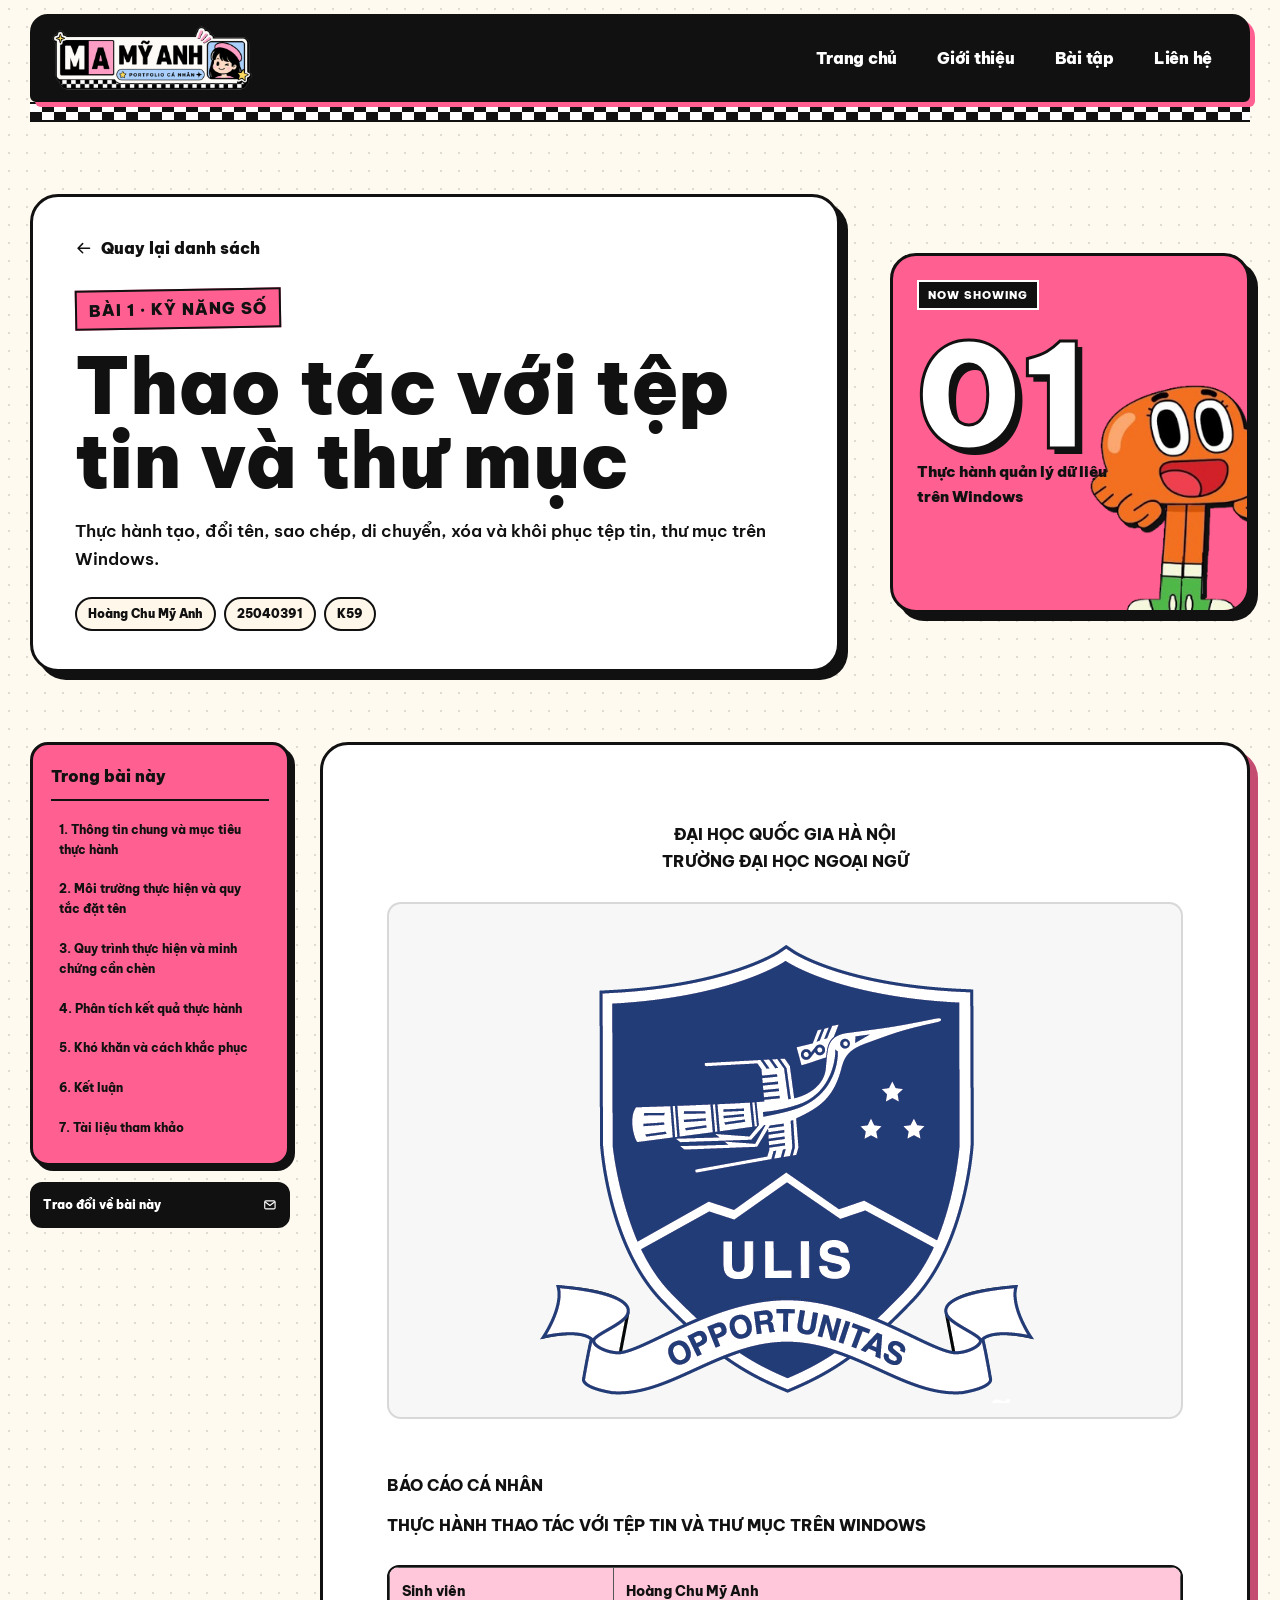
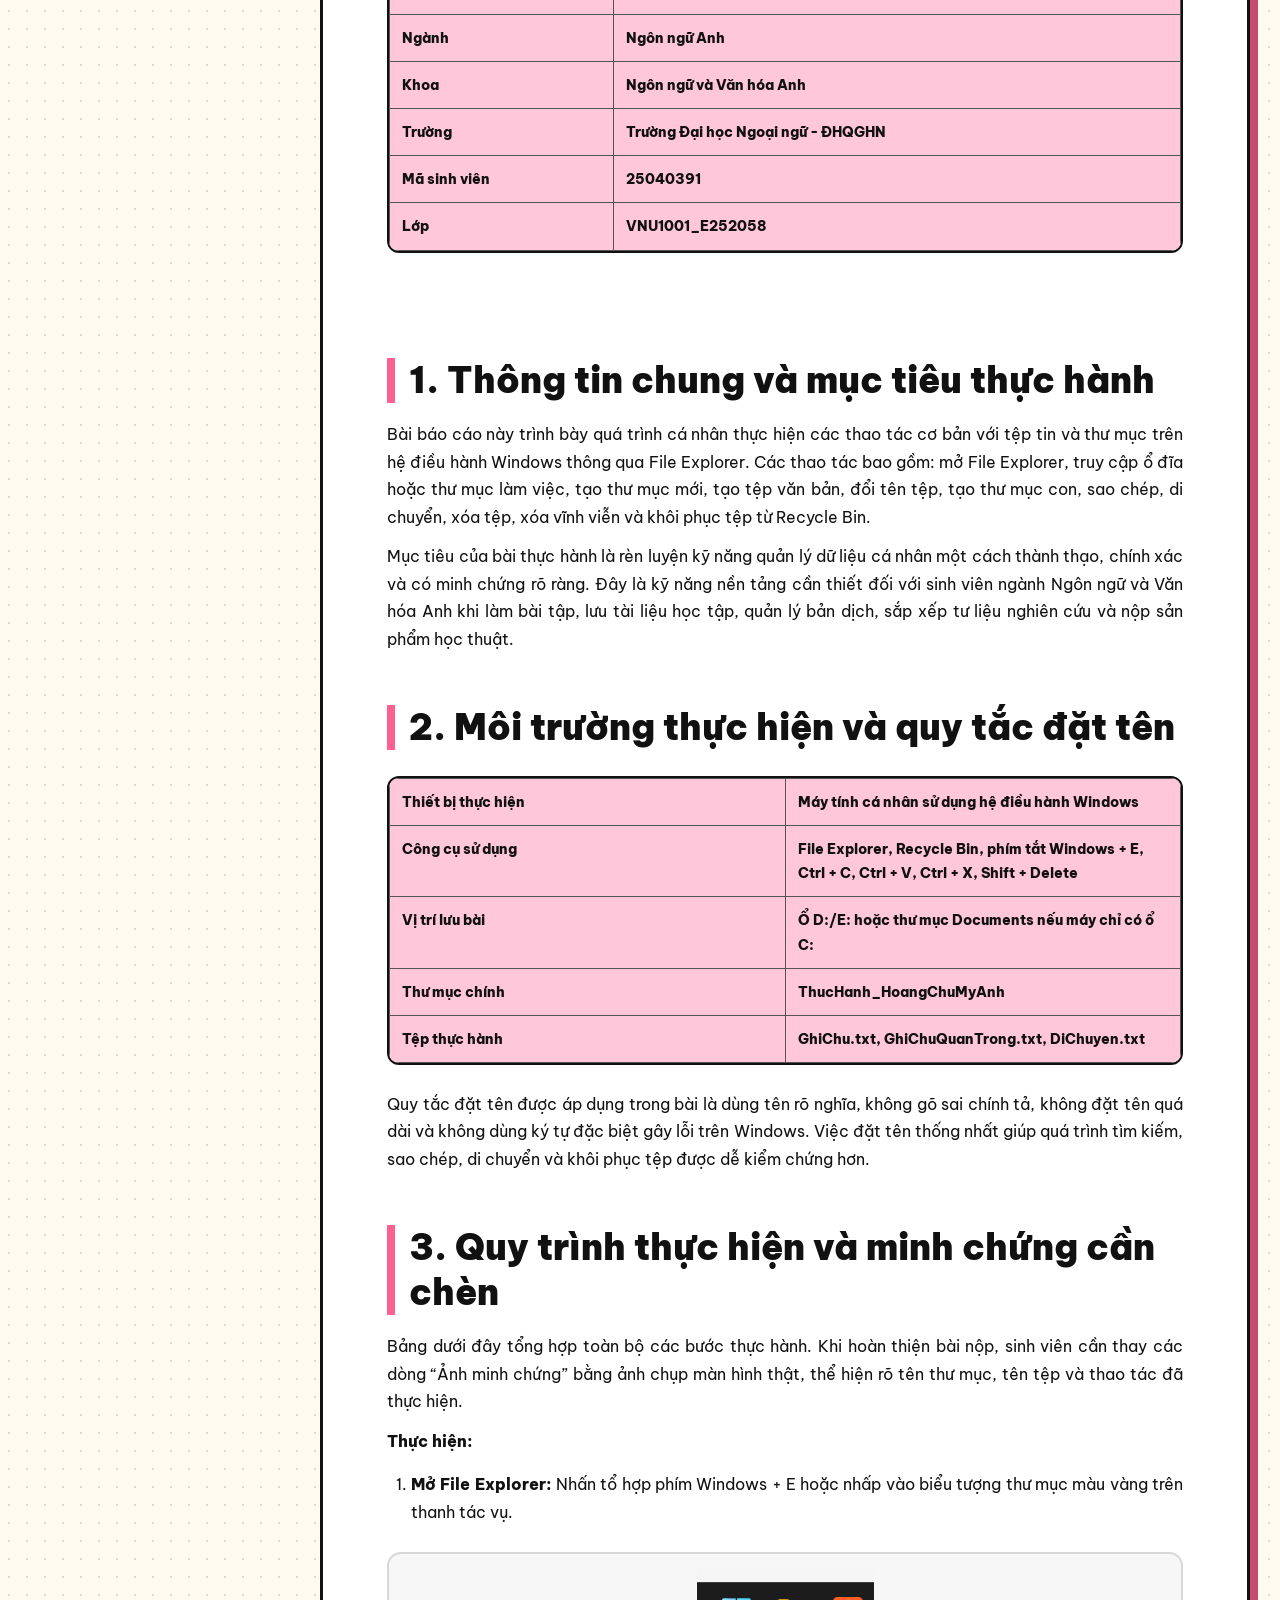
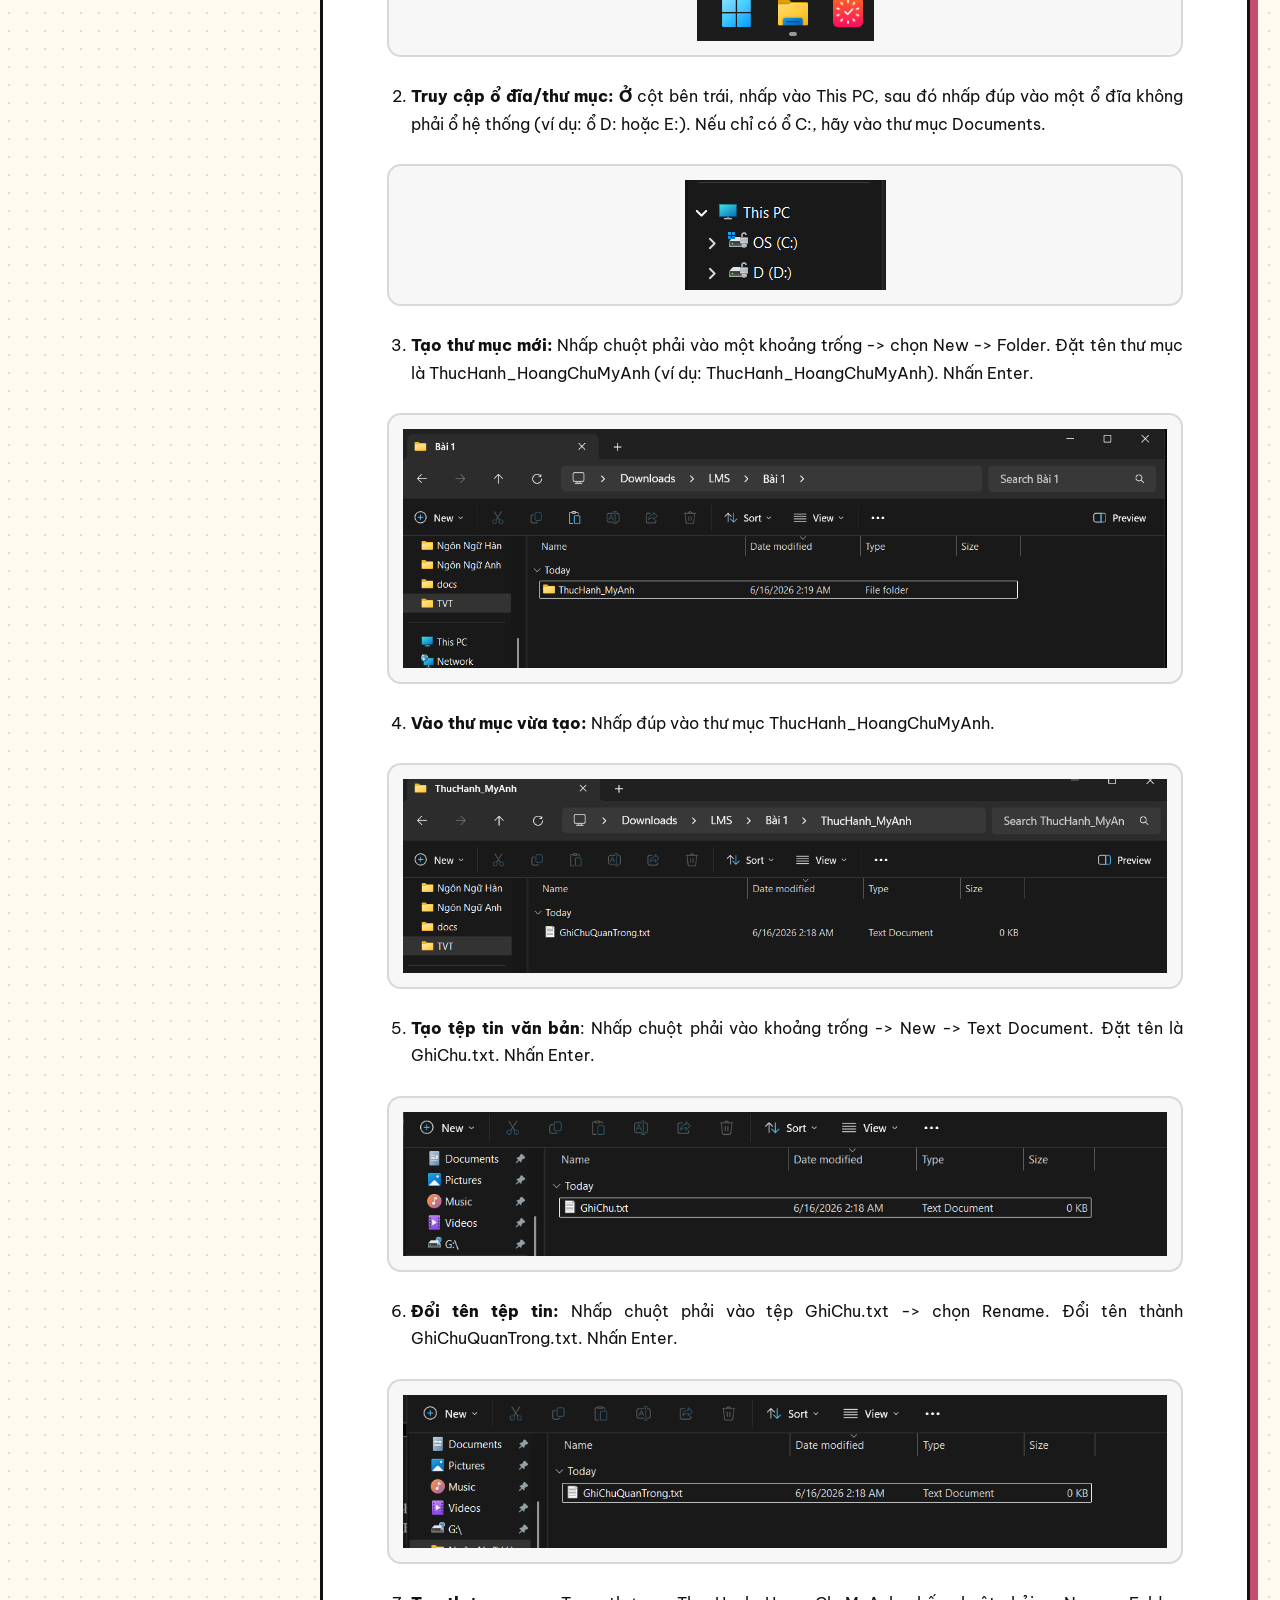
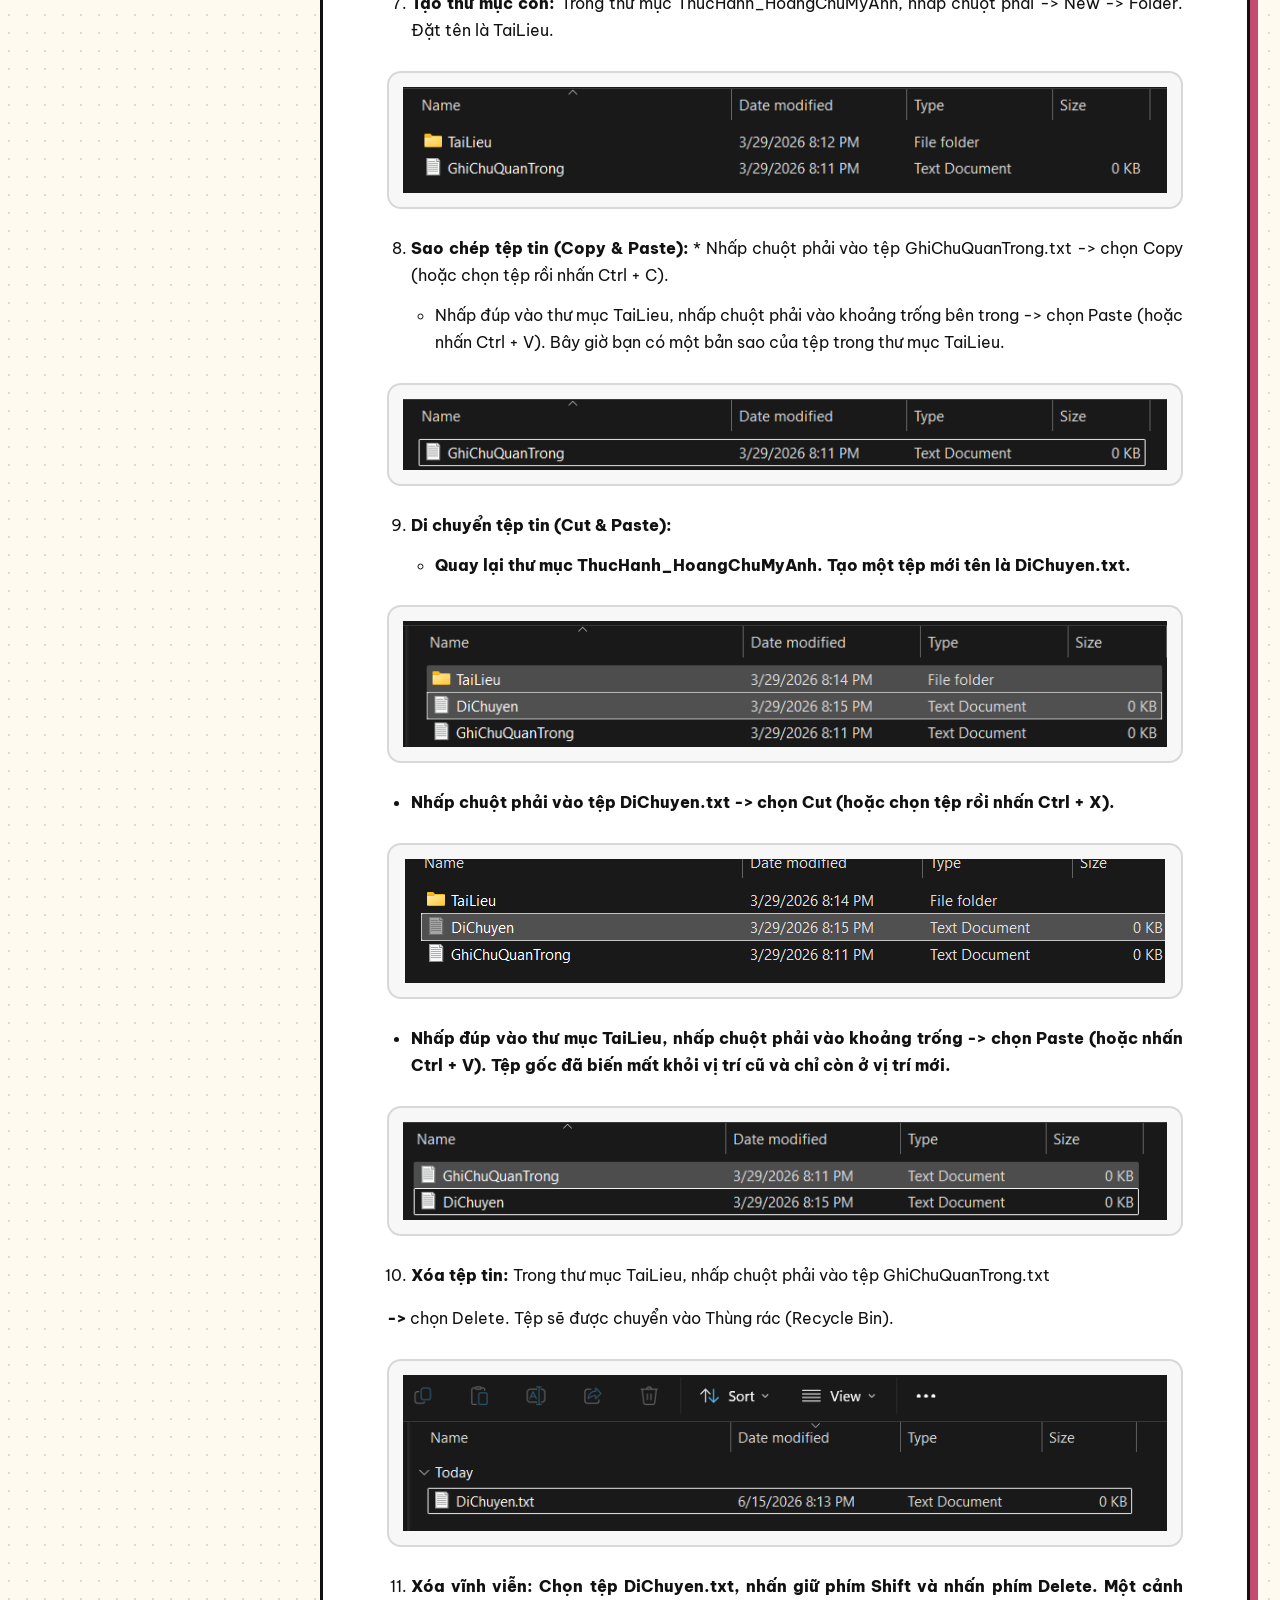
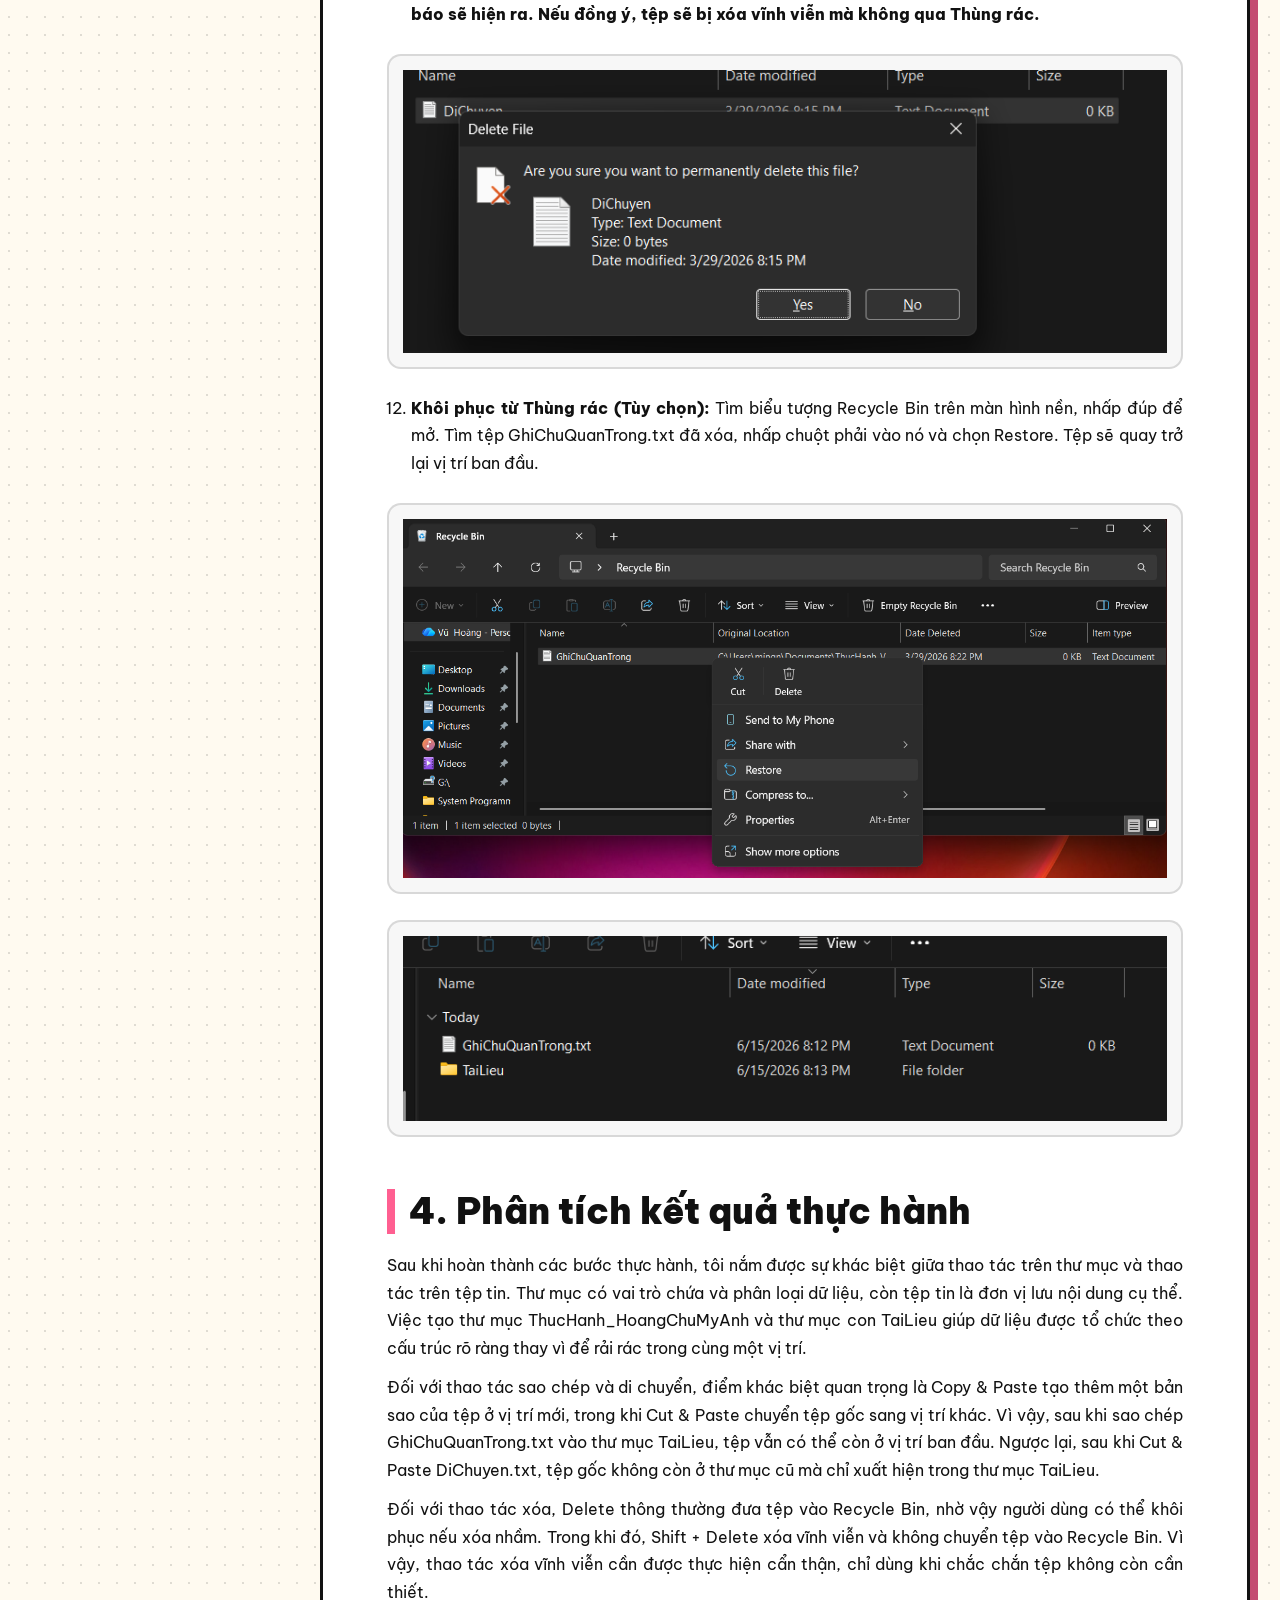
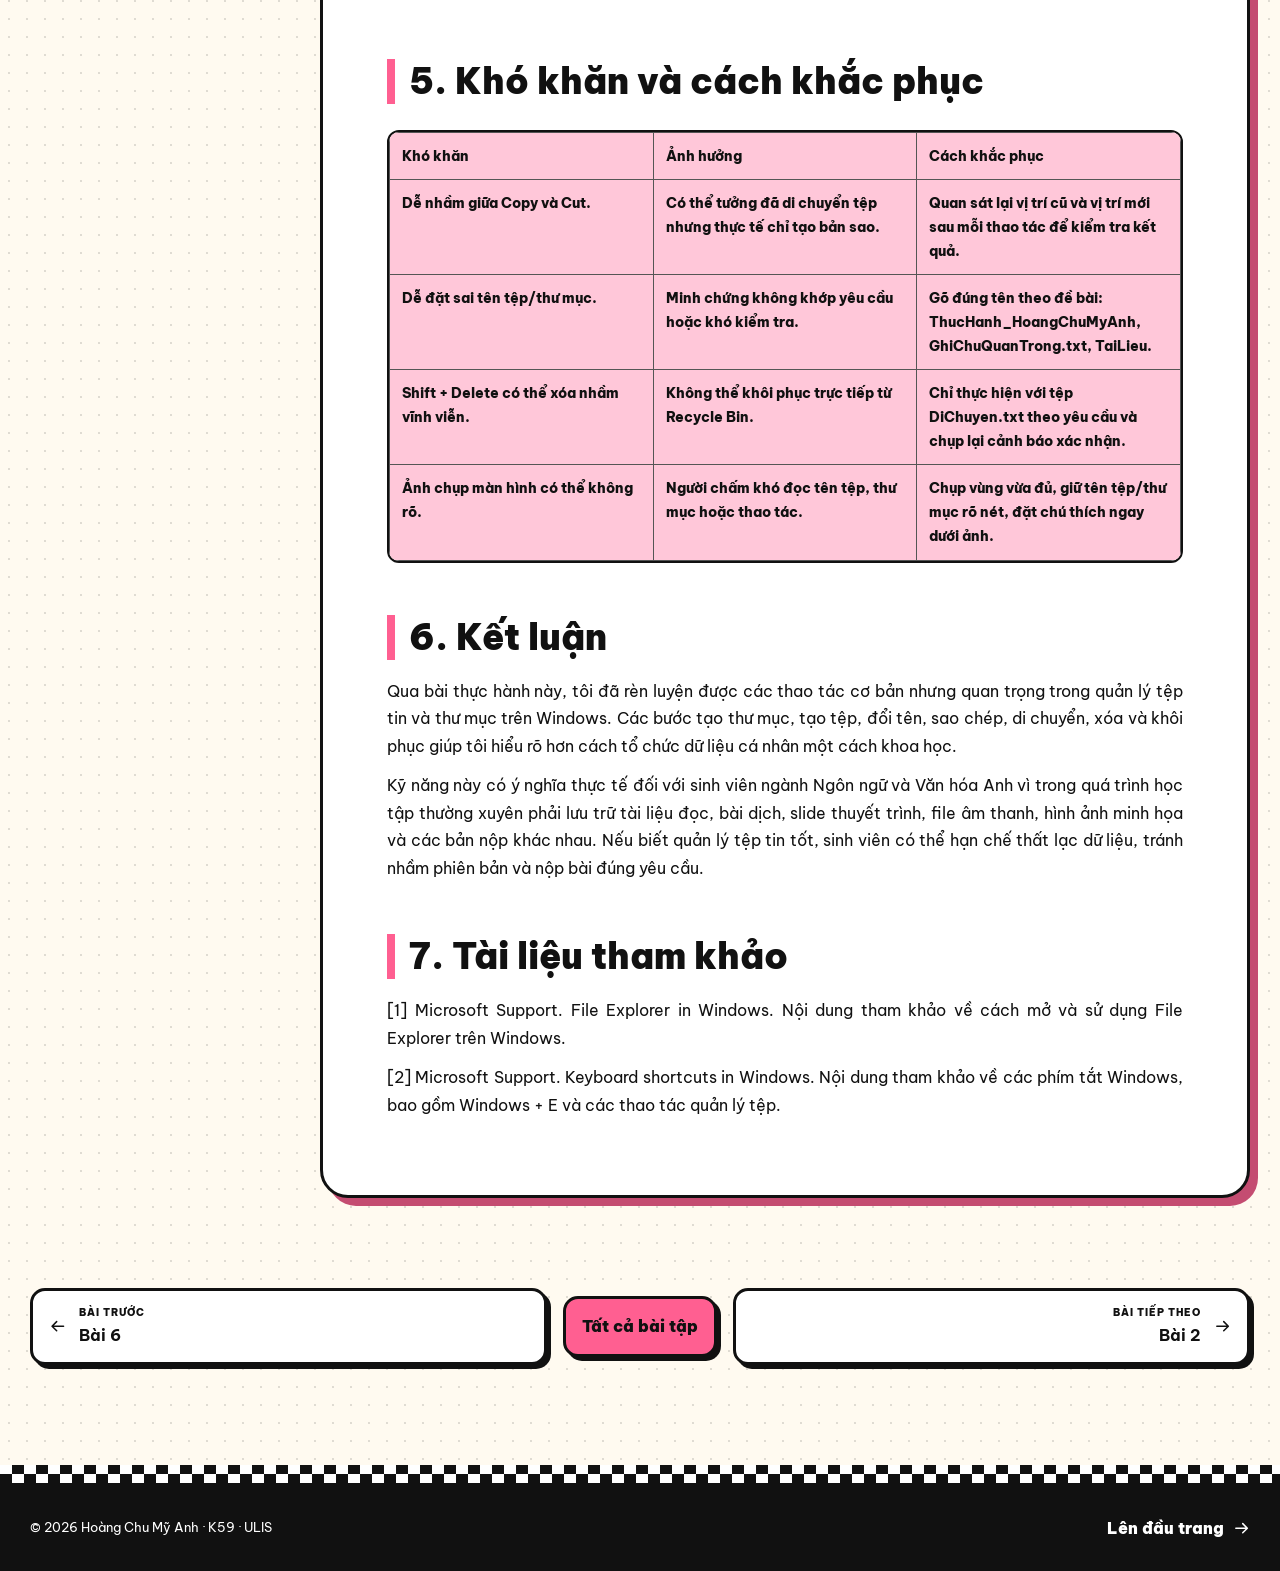
<file: bai-1.html>
<!doctype html>
<html lang="vi">
<head>
  <meta charset="utf-8">
  <meta name="viewport" content="width=device-width, initial-scale=1">
  <meta name="description" content="Bài 1: Thao tác với tệp tin và thư mục - Portfolio Hoàng Chu Mỹ Anh.">
  <meta name="theme-color" content="#ff5f91">
  <title>Bài 1 · Thao tác với tệp tin và thư mục | Hoàng Chu Mỹ Anh</title>
  <link rel="icon" href="assets/brand/favicon.svg" type="image/svg+xml">
  <link rel="preconnect" href="https://fonts.googleapis.com">
  <link rel="preconnect" href="https://fonts.gstatic.com" crossorigin>
  <link rel="stylesheet" href="style.css">
  <script src="script.js" defer></script>
</head>
<body class="assignment-page assignment-pink">
<a class="skip-link" href="#main">Bỏ qua điều hướng</a>

<header class="site-header" id="top">
  <a class="brand" href="index.html" aria-label="Trang chủ Hoàng Chu Mỹ Anh"><img src="assets/brand/logo-my-anh.png" alt="Mỹ Anh Portfolio Network"></a>
  <button class="menu-button" type="button" aria-expanded="false" aria-controls="site-nav" aria-label="Mở menu"><svg viewBox="0 0 24 24" aria-hidden="true"><path d="M4 7h16M4 12h16M4 17h16"/></svg></button>
  <nav class="nav-links" id="site-nav" aria-label="Điều hướng chính">
    <a href="index.html#trang-chu">Trang chủ</a>
    <a href="index.html#gioi-thieu">Giới thiệu</a>
    <a href="index.html#bai-tap">Bài tập</a>
    <a href="index.html#lien-he">Liên hệ</a>
  </nav>
</header>
<div class="checker-line" aria-hidden="true"></div>

<main id="main">
  <section class="assignment-hero section-shell">
    <div class="assignment-hero-copy reveal">
      <a class="back-link" href="index.html#bai-tap"><svg viewBox="0 0 24 24" aria-hidden="true"><path d="M19 12H5M10 6l-6 6 6 6"/></svg> Quay lại danh sách</a>
      <span class="assignment-badge">Bài 1 · Kỹ năng số</span>
      <h1>Thao tác với tệp tin và thư mục</h1>
      <p>Thực hành tạo, đổi tên, sao chép, di chuyển, xóa và khôi phục tệp tin, thư mục trên Windows.</p>
      <div class="assignment-meta"><span>Hoàng Chu Mỹ Anh</span><span>25040391</span><span>K59</span></div>
    </div>
    <div class="assignment-channel-card reveal" style="--delay:90ms">
      <span class="channel-now">NOW SHOWING</span>
      <strong>01</strong>
      <small>Thực hành quản lý dữ liệu trên Windows</small>
      <img src="assets/characters/darwin.png" alt="" aria-hidden="true">
    </div>
  </section>

  <div class="article-layout section-shell">
    <aside class="article-sidebar reveal">
      <div class="sidebar-box">
        <span class="sidebar-title">Trong bài này</span>
        <nav class="toc" data-toc aria-label="Mục lục bài"></nav>
      </div>
      <a class="sidebar-email" href="mailto:hwangchuie957@gmail.com">Trao đổi về bài này <svg viewBox="0 0 24 24" aria-hidden="true"><rect x="3" y="5" width="18" height="14" rx="2"/><path d="m4 7 8 6 8-6"/></svg></a>
    </aside>
    <article class="report-content reveal" data-report>
      <p><strong>ĐẠI HỌC QUỐC GIA HÀ NỘI<br/>
TRƯỜNG ĐẠI HỌC NGOẠI NGỮ</strong></p>
<figure class="report-figure"><img alt="Ý nghĩa Logo ULIS – Trường Đại học Ngoại ngữ – Đại học Quốc gia Hà Nội" decoding="async" loading="lazy" src="assets/docs/bai-1/media/image5.png" style="max-width:100%;height:auto;"/></figure>
<p><strong><br/>
BÁO CÁO CÁ NHÂN</strong></p>
<p><strong>THỰC HÀNH THAO TÁC VỚI TỆP TIN VÀ THƯ MỤC TRÊN
WINDOWS</strong></p>
<div class="table-scroll"><table>
<colgroup>
<col style="width: 28%"/>
<col style="width: 71%"/>
</colgroup>
<thead>
<tr class="header">
<th><strong>Sinh viên</strong></th>
<th>Hoàng Chu Mỹ Anh</th>
</tr>
<tr class="odd">
<th><strong>Ngành</strong></th>
<th>Ngôn ngữ Anh</th>
</tr>
<tr class="header">
<th><strong>Khoa</strong></th>
<th>Ngôn ngữ và Văn hóa Anh</th>
</tr>
<tr class="odd">
<th><strong>Trường</strong></th>
<th>Trường Đại học Ngoại ngữ - ĐHQGHN</th>
</tr>
<tr class="header">
<th><strong>Mã sinh viên</strong></th>
<th>25040391</th>
</tr>
<tr class="odd">
<th><strong>Lớp</strong></th>
<th>VNU1001_E252058</th>
</tr>
</thead>
<tbody>
</tbody>
</table></div>
<p><em><br/>
</em></p>
<h2 id="thông-tin-chung-và-mục-tiêu-thực-hành">1. Thông tin chung và mục
tiêu thực hành</h2>
<p>Bài báo cáo này trình bày quá trình cá nhân thực hiện các thao tác cơ
bản với tệp tin và thư mục trên hệ điều hành Windows thông qua File
Explorer. Các thao tác bao gồm: mở File Explorer, truy cập ổ đĩa hoặc
thư mục làm việc, tạo thư mục mới, tạo tệp văn bản, đổi tên tệp, tạo thư
mục con, sao chép, di chuyển, xóa tệp, xóa vĩnh viễn và khôi phục tệp từ
Recycle Bin.</p>
<p>Mục tiêu của bài thực hành là rèn luyện kỹ năng quản lý dữ liệu cá
nhân một cách thành thạo, chính xác và có minh chứng rõ ràng. Đây là kỹ
năng nền tảng cần thiết đối với sinh viên ngành Ngôn ngữ và Văn hóa Anh
khi làm bài tập, lưu tài liệu học tập, quản lý bản dịch, sắp xếp tư liệu
nghiên cứu và nộp sản phẩm học thuật.</p>
<h2 id="môi-trường-thực-hiện-và-quy-tắc-đặt-tên">2. Môi trường thực hiện
và quy tắc đặt tên</h2>
<div class="table-scroll"><table>
<colgroup>
<col style="width: 50%"/>
<col style="width: 50%"/>
</colgroup>
<thead>
<tr class="header">
<th><strong>Thiết bị thực hiện</strong></th>
<th>Máy tính cá nhân sử dụng hệ điều hành Windows</th>
</tr>
<tr class="odd">
<th><strong>Công cụ sử dụng</strong></th>
<th>File Explorer, Recycle Bin, phím tắt Windows + E, Ctrl + C, Ctrl +
V, Ctrl + X, Shift + Delete</th>
</tr>
<tr class="header">
<th><strong>Vị trí lưu bài</strong></th>
<th>Ổ D:/E: hoặc thư mục Documents nếu máy chỉ có ổ C:</th>
</tr>
<tr class="odd">
<th><strong>Thư mục chính</strong></th>
<th>ThucHanh_HoangChuMyAnh</th>
</tr>
<tr class="header">
<th><strong>Tệp thực hành</strong></th>
<th>GhiChu.txt, GhiChuQuanTrong.txt, DiChuyen.txt</th>
</tr>
</thead>
<tbody>
</tbody>
</table></div>
<p>Quy tắc đặt tên được áp dụng trong bài là dùng tên rõ nghĩa, không gõ
sai chính tả, không đặt tên quá dài và không dùng ký tự đặc biệt gây lỗi
trên Windows. Việc đặt tên thống nhất giúp quá trình tìm kiếm, sao chép,
di chuyển và khôi phục tệp được dễ kiểm chứng hơn.</p>
<h2 id="quy-trình-thực-hiện-và-minh-chứng-cần-chèn">3. Quy trình thực
hiện và minh chứng cần chèn</h2>
<p>Bảng dưới đây tổng hợp toàn bộ các bước thực hành. Khi hoàn thiện bài
nộp, sinh viên cần thay các dòng “Ảnh minh chứng” bằng ảnh chụp màn hình
thật, thể hiện rõ tên thư mục, tên tệp và thao tác đã thực hiện.</p>
<p><strong>Thực hiện:</strong></p>
<ol type="1">
<li><p><strong>Mở File Explorer:</strong> Nhấn tổ hợp phím Windows + E
hoặc nhấp vào biểu tượng thư mục màu vàng trên thanh tác vụ.</p></li>
</ol>
<figure class="report-figure"><img alt="Minh chứng Bài 1" decoding="async" loading="lazy" src="assets/docs/bai-1/media/image3.png" style="max-width:100%;height:auto;"/></figure>
<ol start="2" type="1">
<li><p><strong>Truy cập ổ đĩa/thư mục: Ở</strong> cột bên trái, nhấp vào
This PC, sau đó nhấp đúp vào một ổ đĩa không phải ổ hệ thống (ví dụ: ổ
D: hoặc E:). Nếu chỉ có ổ C:, hãy vào thư mục Documents.</p></li>
</ol>
<figure class="report-figure"><img alt="Minh chứng Bài 1" decoding="async" loading="lazy" src="assets/docs/bai-1/media/image8.png" style="max-width:100%;height:auto;"/></figure>
<ol start="3" type="1">
<li><p><strong>Tạo thư mục mới:</strong> Nhấp chuột phải vào một khoảng
trống -&gt; chọn New -&gt; Folder. Đặt tên thư mục là
ThucHanh_HoangChuMyAnh (ví dụ: ThucHanh_HoangChuMyAnh). Nhấn
Enter.</p></li>
</ol>
<figure class="report-figure"><img alt="Minh chứng Bài 1" decoding="async" loading="lazy" src="assets/docs/bai-1/media/image2.png" style="max-width:100%;height:auto;"/></figure>
<ol start="4" type="1">
<li><p><strong>Vào thư mục vừa tạo:</strong> Nhấp đúp vào thư mục
ThucHanh_HoangChuMyAnh.</p></li>
</ol>
<figure class="report-figure"><img alt="Minh chứng Bài 1" decoding="async" loading="lazy" src="assets/docs/bai-1/media/image9.png" style="max-width:100%;height:auto;"/></figure>
<ol start="5" type="1">
<li><p><strong>Tạo tệp tin văn bản</strong>: Nhấp chuột phải vào khoảng
trống -&gt; New -&gt; Text Document. Đặt tên là GhiChu.txt. Nhấn
Enter.</p></li>
</ol>
<figure class="report-figure"><img alt="Minh chứng Bài 1" decoding="async" loading="lazy" src="assets/docs/bai-1/media/image12.png" style="max-width:100%;height:auto;"/></figure>
<ol start="6" type="1">
<li><p><strong>Đổi tên tệp tin:</strong> Nhấp chuột phải vào tệp
GhiChu.txt -&gt; chọn Rename. Đổi tên thành GhiChuQuanTrong.txt. Nhấn
Enter.</p></li>
</ol>
<figure class="report-figure"><img alt="Minh chứng Bài 1" decoding="async" loading="lazy" src="assets/docs/bai-1/media/image13.png" style="max-width:100%;height:auto;"/></figure>
<ol start="7" type="1">
<li><p><strong>Tạo thư mục con:</strong> Trong thư mục
ThucHanh_HoangChuMyAnh, nhấp chuột phải -&gt; New -&gt; Folder. Đặt tên là
TaiLieu.</p></li>
</ol>
<figure class="report-figure"><img alt="Minh chứng Bài 1" decoding="async" loading="lazy" src="assets/docs/bai-1/media/image7.png" style="max-width:100%;height:auto;"/></figure>
<ol start="8" type="1">
<li><p><strong>Sao chép tệp tin (Copy &amp; Paste):</strong> * Nhấp
chuột phải vào tệp GhiChuQuanTrong.txt -&gt; chọn Copy (hoặc chọn tệp
rồi nhấn Ctrl + C).</p>
<ul>
<li><p>Nhấp đúp vào thư mục TaiLieu, nhấp chuột phải vào khoảng trống
bên trong -&gt; chọn Paste (hoặc nhấn Ctrl + V). Bây giờ bạn có một bản
sao của tệp trong thư mục TaiLieu.</p></li>
</ul></li>
</ol>
<figure class="report-figure"><img alt="Minh chứng Bài 1" decoding="async" loading="lazy" src="assets/docs/bai-1/media/image1.png" style="max-width:100%;height:auto;"/></figure>
<ol start="9" type="1">
<li><p><strong>Di chuyển tệp tin (Cut &amp; Paste):</strong></p>
<ul>
<li><p><strong>Quay lại thư mục ThucHanh_HoangChuMyAnh. Tạo một tệp mới tên
là DiChuyen.txt.</strong></p></li>
</ul></li>
</ol>
<figure class="report-figure"><img alt="Minh chứng Bài 1" decoding="async" loading="lazy" src="assets/docs/bai-1/media/image16.png" style="max-width:100%;height:auto;"/></figure>
<ul>
<li><p><strong>Nhấp chuột phải vào tệp DiChuyen.txt -&gt; chọn Cut (hoặc
chọn tệp rồi nhấn Ctrl + X).</strong></p></li>
</ul>
<figure class="report-figure"><img alt="Minh chứng Bài 1" decoding="async" loading="lazy" src="assets/docs/bai-1/media/image15.png" style="max-width:100%;height:auto;"/></figure>
<ul>
<li><p><strong>Nhấp đúp vào thư mục TaiLieu, nhấp chuột phải vào khoảng
trống -&gt; chọn Paste (hoặc nhấn Ctrl + V). Tệp gốc đã biến mất khỏi vị
trí cũ và chỉ còn ở vị trí mới.</strong></p></li>
</ul>
<figure class="report-figure"><img alt="Minh chứng Bài 1" decoding="async" loading="lazy" src="assets/docs/bai-1/media/image6.png" style="max-width:100%;height:auto;"/></figure>
<ol start="10" type="1">
<li><p><strong>Xóa tệp tin:</strong> Trong thư mục TaiLieu, nhấp chuột
phải vào tệp GhiChuQuanTrong.txt</p></li>
</ol>
<p><strong>-&gt;</strong> chọn Delete. Tệp sẽ được chuyển vào Thùng rác
(Recycle Bin).</p>
<figure class="report-figure"><img alt="Minh chứng Bài 1" decoding="async" loading="lazy" src="assets/docs/bai-1/media/image11.png" style="max-width:100%;height:auto;"/></figure>
<ol start="11" type="1">
<li><p><strong>Xóa vĩnh viễn: Chọn tệp DiChuyen.txt, nhấn giữ phím Shift
và nhấn phím Delete. Một cảnh báo sẽ hiện ra. Nếu đồng ý, tệp sẽ bị xóa
vĩnh viễn mà không qua Thùng rác.</strong></p></li>
</ol>
<figure class="report-figure"><img alt="Minh chứng Bài 1" decoding="async" loading="lazy" src="assets/docs/bai-1/media/image14.png" style="max-width:100%;height:auto;"/></figure>
<ol start="12" type="1">
<li><p><strong>Khôi phục từ Thùng rác (Tùy chọn):</strong> Tìm biểu
tượng Recycle Bin trên màn hình nền, nhấp đúp để mở. Tìm tệp
GhiChuQuanTrong.txt đã xóa, nhấp chuột phải vào nó và chọn Restore. Tệp
sẽ quay trở lại vị trí ban đầu.</p></li>
</ol>
<figure class="report-figure"><img alt="Minh chứng Bài 1" decoding="async" loading="lazy" src="assets/docs/bai-1/media/image4.png" style="max-width:100%;height:auto;"/></figure>
<figure class="report-figure"><img alt="Minh chứng Bài 1" decoding="async" loading="lazy" src="assets/docs/bai-1/media/image10.png" style="max-width:100%;height:auto;"/></figure>
<h2 id="phân-tích-kết-quả-thực-hành">4. Phân tích kết quả thực hành</h2>
<p>Sau khi hoàn thành các bước thực hành, tôi nắm được sự khác biệt giữa
thao tác trên thư mục và thao tác trên tệp tin. Thư mục có vai trò chứa
và phân loại dữ liệu, còn tệp tin là đơn vị lưu nội dung cụ thể. Việc
tạo thư mục ThucHanh_HoangChuMyAnh và thư mục con TaiLieu giúp dữ liệu
được tổ chức theo cấu trúc rõ ràng thay vì để rải rác trong cùng một vị
trí.</p>
<p>Đối với thao tác sao chép và di chuyển, điểm khác biệt quan trọng là
Copy &amp; Paste tạo thêm một bản sao của tệp ở vị trí mới, trong khi
Cut &amp; Paste chuyển tệp gốc sang vị trí khác. Vì vậy, sau khi sao
chép GhiChuQuanTrong.txt vào thư mục TaiLieu, tệp vẫn có thể còn ở vị
trí ban đầu. Ngược lại, sau khi Cut &amp; Paste DiChuyen.txt, tệp gốc
không còn ở thư mục cũ mà chỉ xuất hiện trong thư mục TaiLieu.</p>
<p>Đối với thao tác xóa, Delete thông thường đưa tệp vào Recycle Bin,
nhờ vậy người dùng có thể khôi phục nếu xóa nhầm. Trong khi đó, Shift +
Delete xóa vĩnh viễn và không chuyển tệp vào Recycle Bin. Vì vậy, thao
tác xóa vĩnh viễn cần được thực hiện cẩn thận, chỉ dùng khi chắc chắn
tệp không còn cần thiết.</p>
<h2 id="khó-khăn-và-cách-khắc-phục">5. Khó khăn và cách khắc phục</h2>
<div class="table-scroll"><table>
<colgroup>
<col style="width: 33%"/>
<col style="width: 33%"/>
<col style="width: 33%"/>
</colgroup>
<thead>
<tr class="header">
<th><strong>Khó khăn</strong></th>
<th><strong>Ảnh hưởng</strong></th>
<th><strong>Cách khắc phục</strong></th>
</tr>
<tr class="odd">
<th>Dễ nhầm giữa Copy và Cut.</th>
<th>Có thể tưởng đã di chuyển tệp nhưng thực tế chỉ tạo bản sao.</th>
<th>Quan sát lại vị trí cũ và vị trí mới sau mỗi thao tác để kiểm tra
kết quả.</th>
</tr>
<tr class="header">
<th>Dễ đặt sai tên tệp/thư mục.</th>
<th>Minh chứng không khớp yêu cầu hoặc khó kiểm tra.</th>
<th>Gõ đúng tên theo đề bài: ThucHanh_HoangChuMyAnh,
GhiChuQuanTrong.txt, TaiLieu.</th>
</tr>
<tr class="odd">
<th>Shift + Delete có thể xóa nhầm vĩnh viễn.</th>
<th>Không thể khôi phục trực tiếp từ Recycle Bin.</th>
<th>Chỉ thực hiện với tệp DiChuyen.txt theo yêu cầu và chụp lại cảnh báo
xác nhận.</th>
</tr>
<tr class="header">
<th>Ảnh chụp màn hình có thể không rõ.</th>
<th>Người chấm khó đọc tên tệp, thư mục hoặc thao tác.</th>
<th>Chụp vùng vừa đủ, giữ tên tệp/thư mục rõ nét, đặt chú thích ngay
dưới ảnh.</th>
</tr>
</thead>
<tbody>
</tbody>
</table></div>
<h2 id="kết-luận">6. Kết luận</h2>
<p>Qua bài thực hành này, tôi đã rèn luyện được các thao tác cơ bản
nhưng quan trọng trong quản lý tệp tin và thư mục trên Windows. Các bước
tạo thư mục, tạo tệp, đổi tên, sao chép, di chuyển, xóa và khôi phục
giúp tôi hiểu rõ hơn cách tổ chức dữ liệu cá nhân một cách khoa học.</p>
<p>Kỹ năng này có ý nghĩa thực tế đối với sinh viên ngành Ngôn ngữ và
Văn hóa Anh vì trong quá trình học tập thường xuyên phải lưu trữ tài
liệu đọc, bài dịch, slide thuyết trình, file âm thanh, hình ảnh minh họa
và các bản nộp khác nhau. Nếu biết quản lý tệp tin tốt, sinh viên có thể
hạn chế thất lạc dữ liệu, tránh nhầm phiên bản và nộp bài đúng yêu
cầu.</p>
<h2 id="tài-liệu-tham-khảo">7. Tài liệu tham khảo</h2>
<p>[1] Microsoft Support. File Explorer in Windows. Nội dung tham khảo
về cách mở và sử dụng File Explorer trên Windows.</p>
<p>[2] Microsoft Support. Keyboard shortcuts in Windows. Nội dung tham
khảo về các phím tắt Windows, bao gồm Windows + E và các thao tác quản
lý tệp.</p>

    </article>
  </div>

  <nav class="assignment-pagination section-shell" aria-label="Chuyển bài">
    <a href="bai-6.html"><svg viewBox="0 0 24 24" aria-hidden="true"><path d="M19 12H5M10 6l-6 6 6 6"/></svg><span><small>Bài trước</small><strong>Bài 6</strong></span></a>
    <a href="index.html#bai-tap" class="all-projects"><span>Tất cả bài tập</span></a>
    <a href="bai-2.html"><span><small>Bài tiếp theo</small><strong>Bài 2</strong></span><svg viewBox="0 0 24 24" aria-hidden="true"><path d="M5 12h14M14 6l6 6-6 6"/></svg></a>
  </nav>
</main>
<footer class="site-footer">
  <div class="footer-checker" aria-hidden="true"></div>
  <div class="footer-inner"><p>© <span data-year></span> Hoàng Chu Mỹ Anh · K59 · ULIS</p><a href="#top">Lên đầu trang <svg viewBox="0 0 24 24" aria-hidden="true"><path d="M5 12h14M14 6l6 6-6 6"/></svg></a></div>
</footer>
<div class="lightbox" data-lightbox hidden role="dialog" aria-modal="true" aria-label="Xem ảnh minh chứng">
  <button type="button" class="lightbox-close" aria-label="Đóng ảnh"><svg viewBox="0 0 24 24" aria-hidden="true"><path d="m6 6 12 12M18 6 6 18"/></svg></button>
  <img alt="Ảnh minh chứng phóng to">
</div>
</body>
</html>
</file>
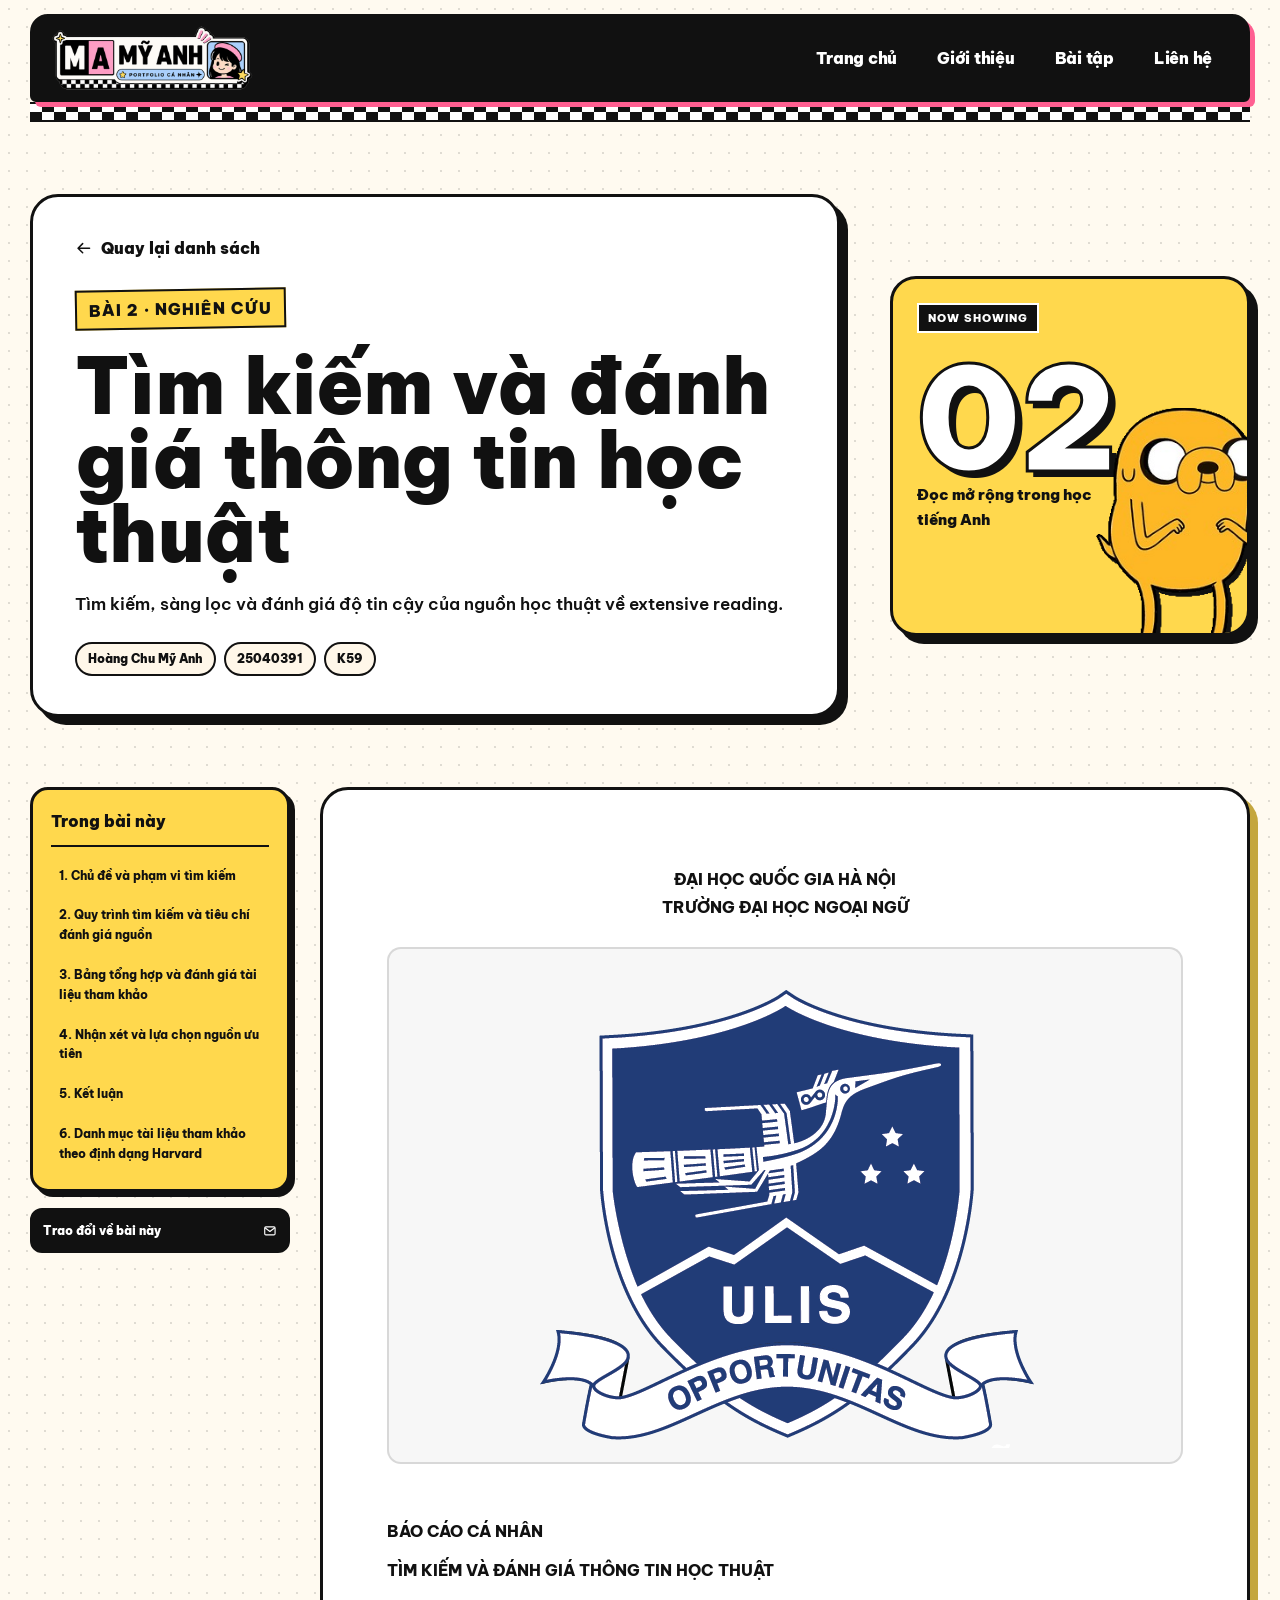
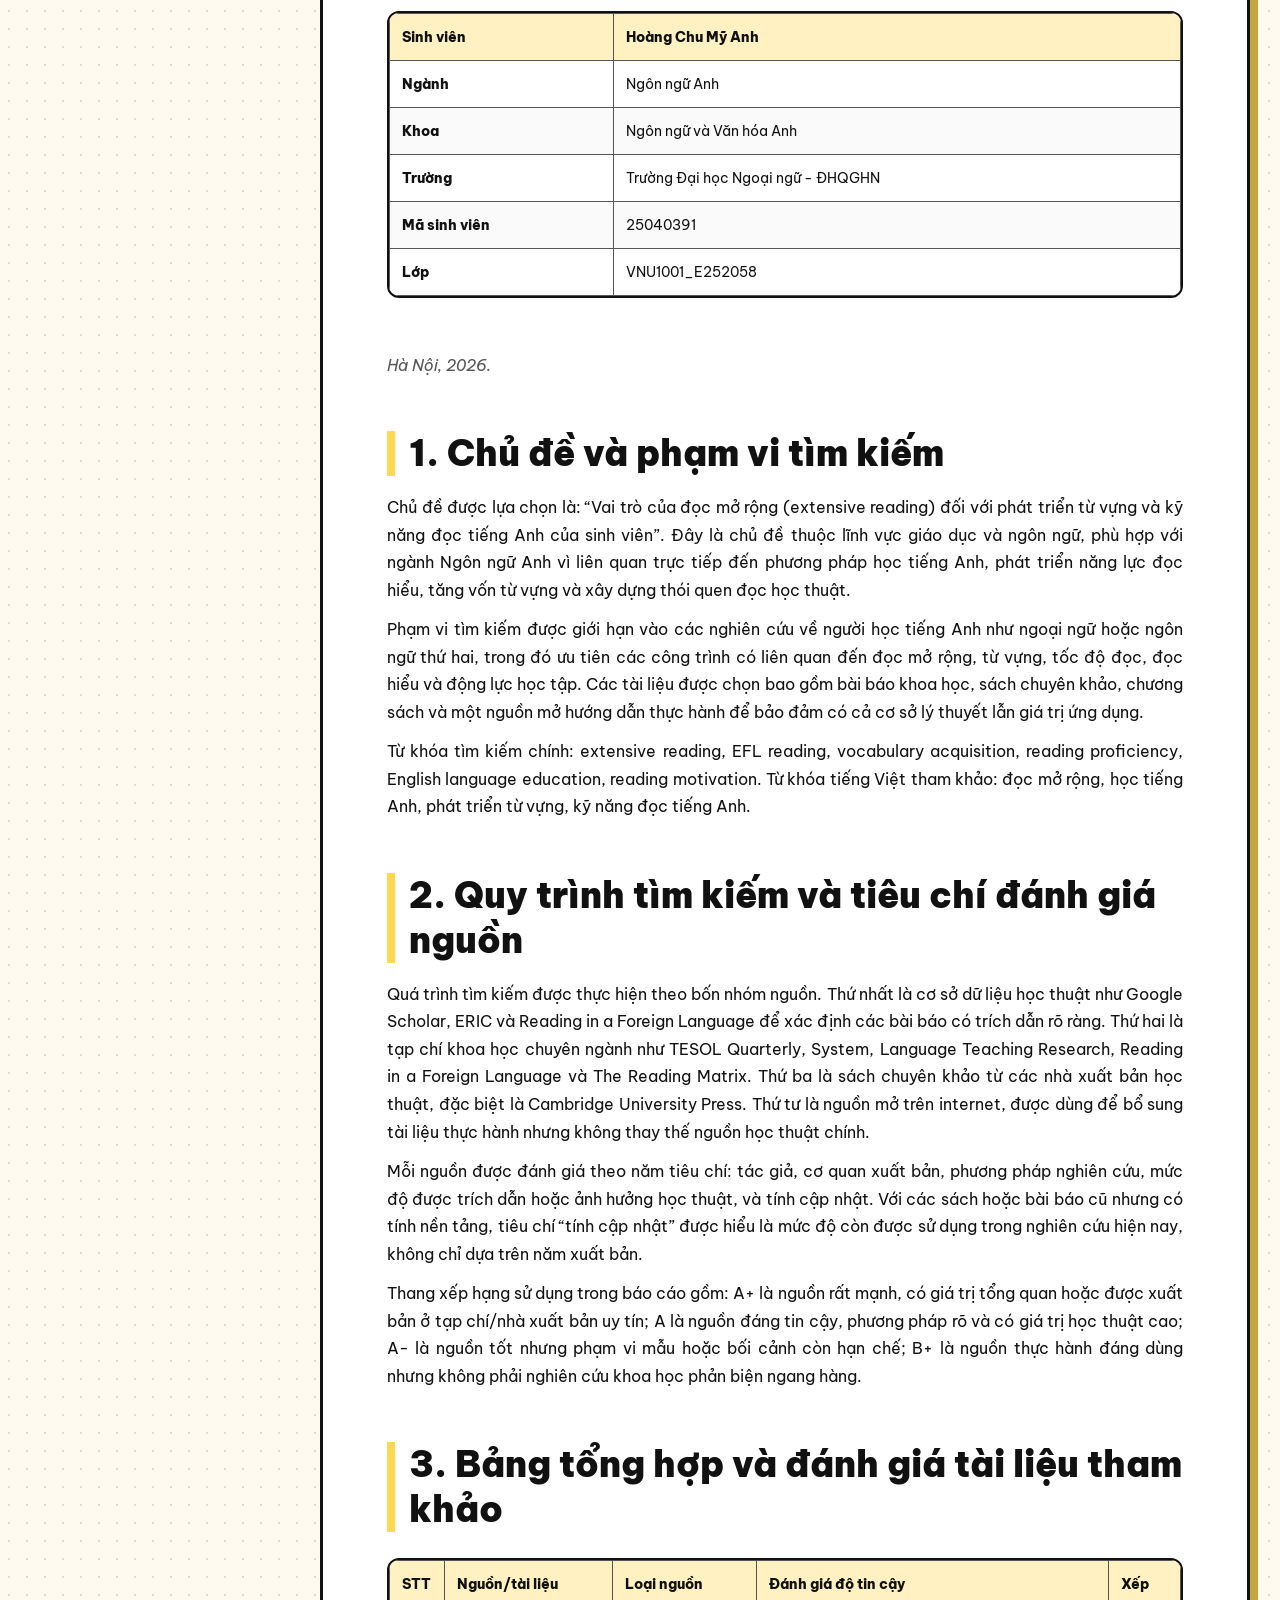
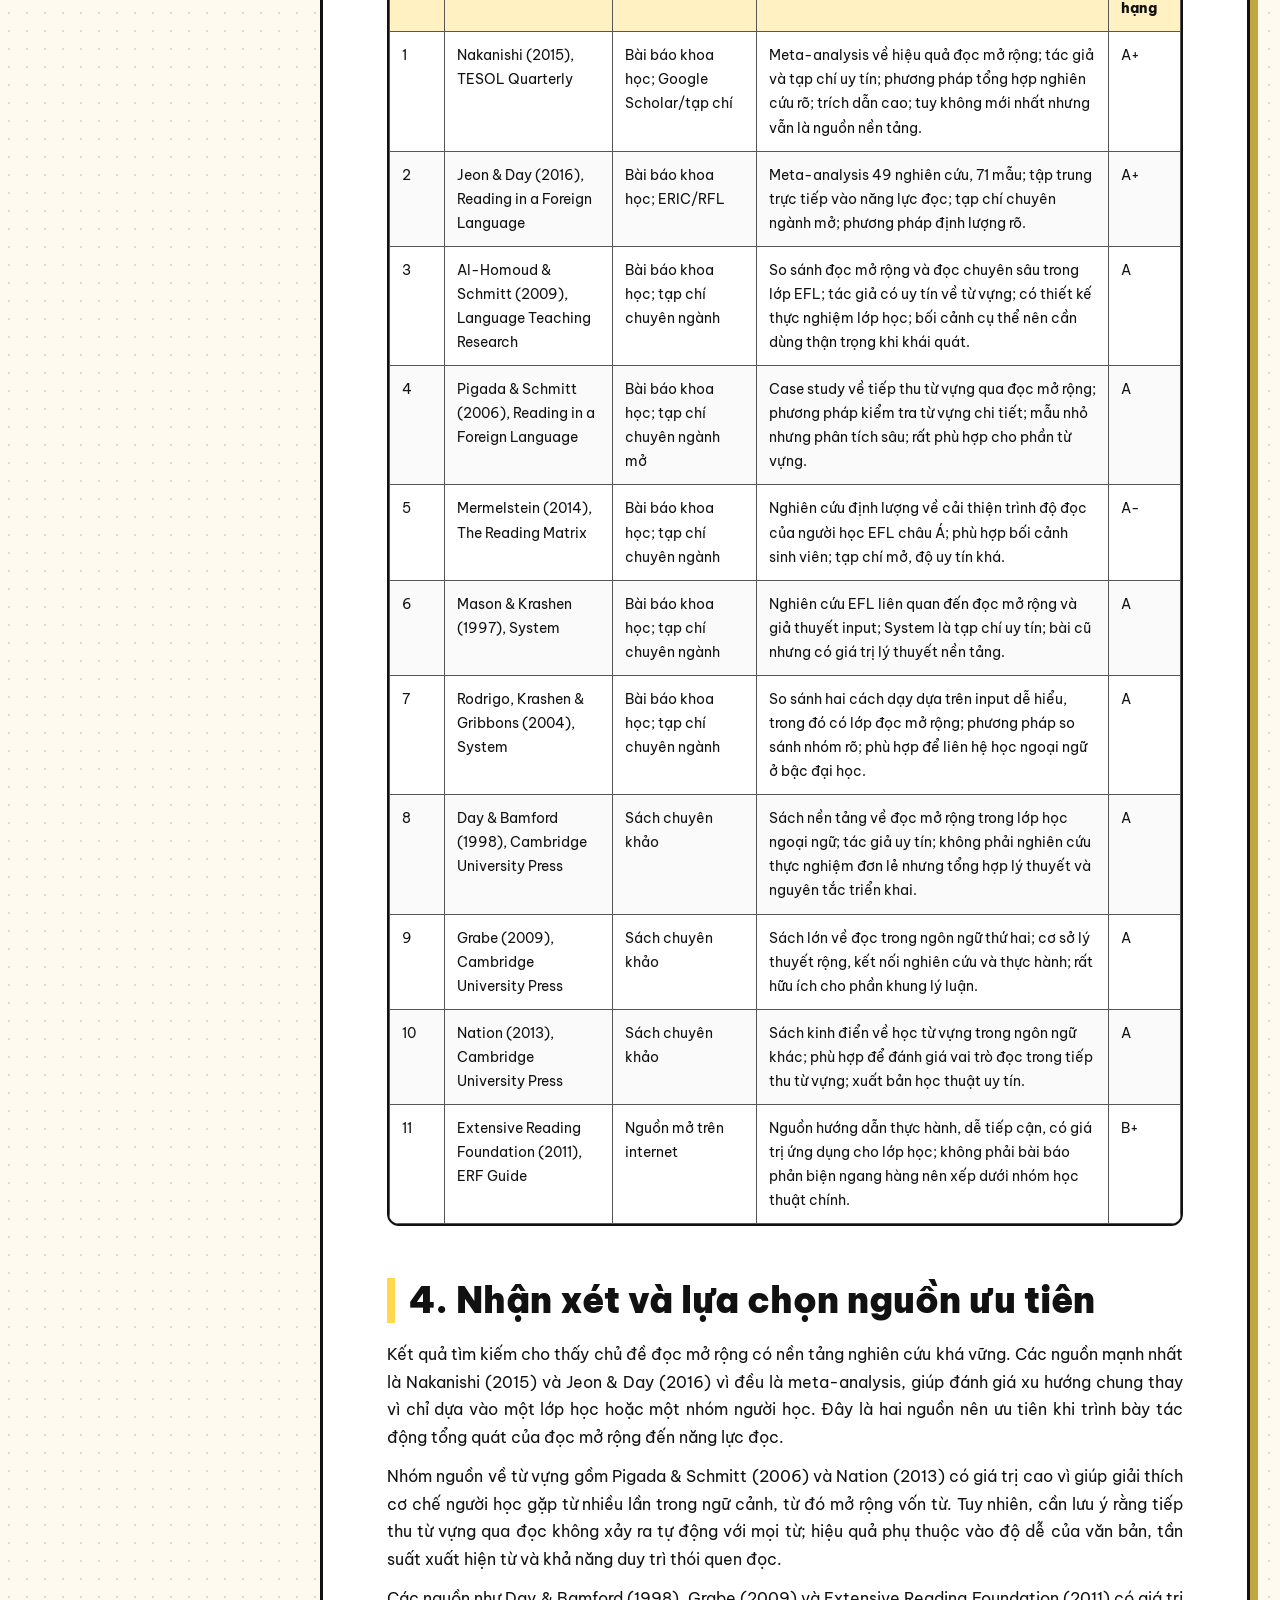
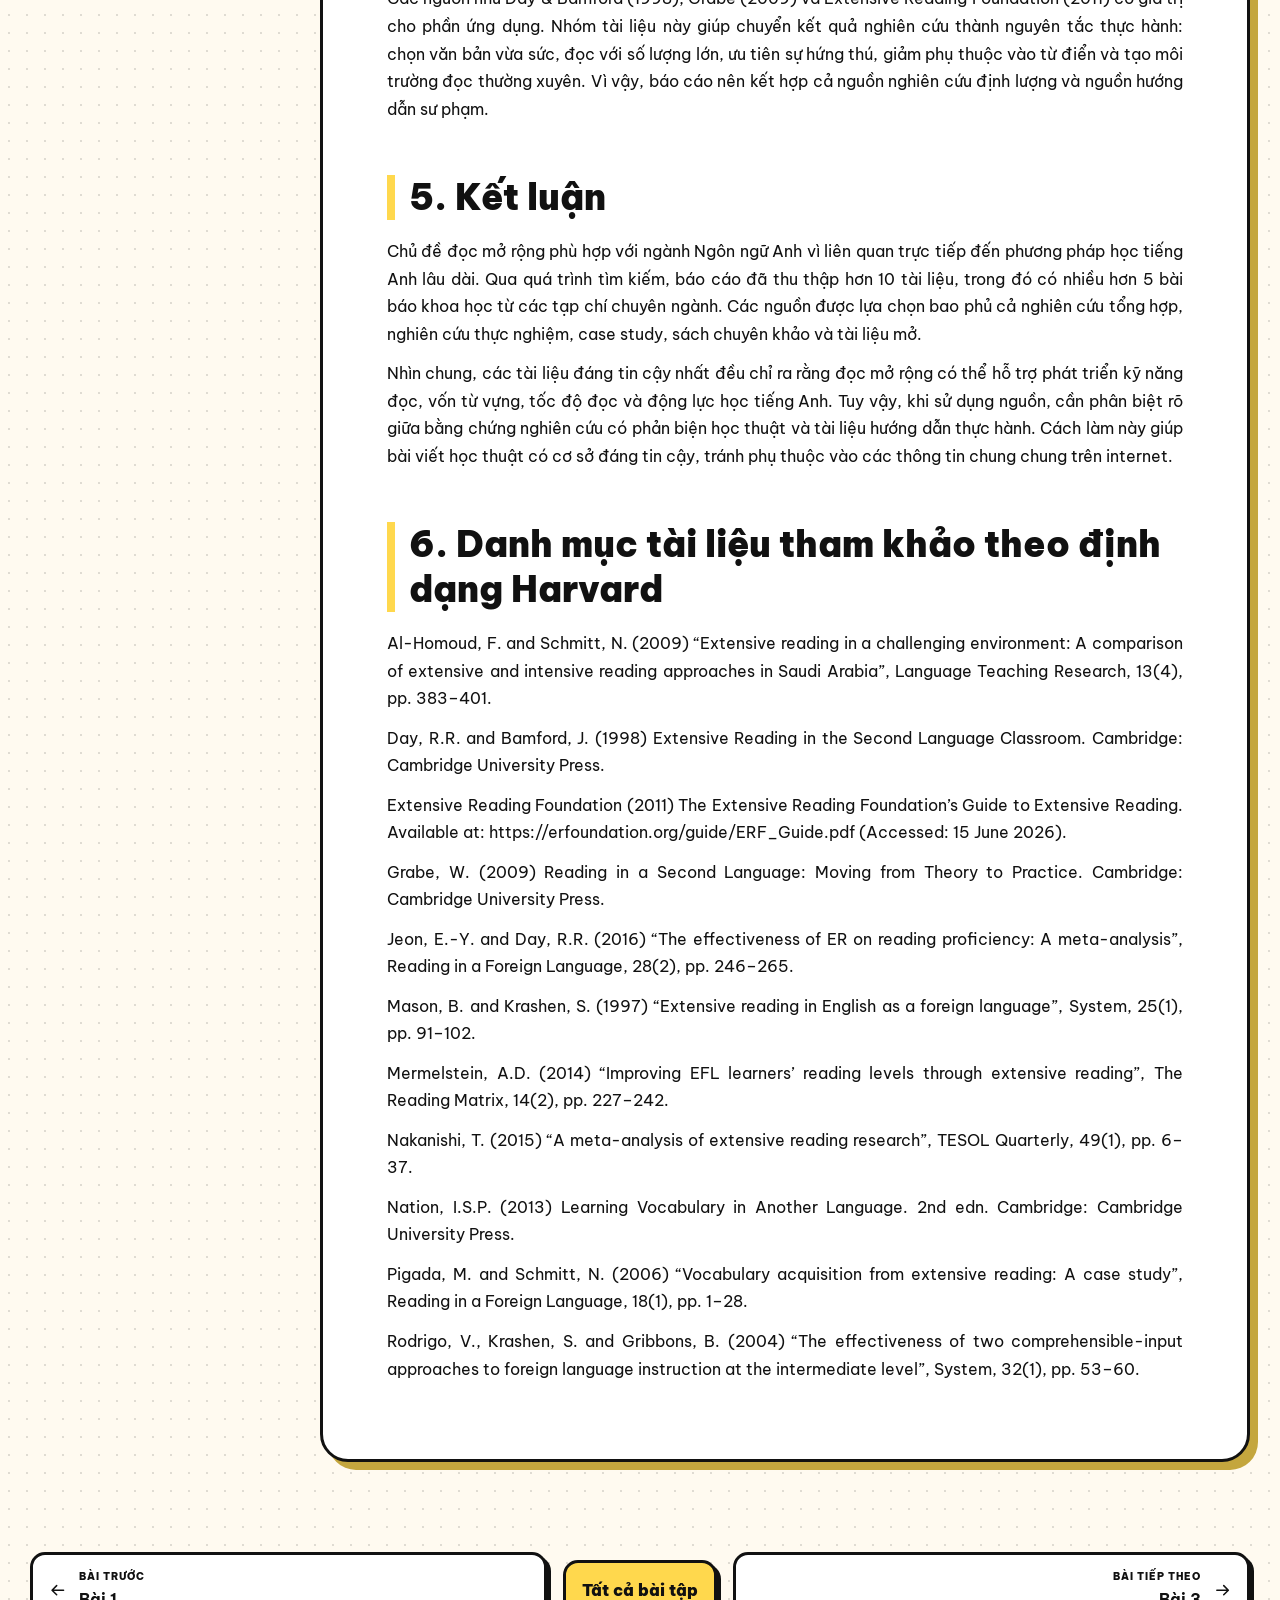
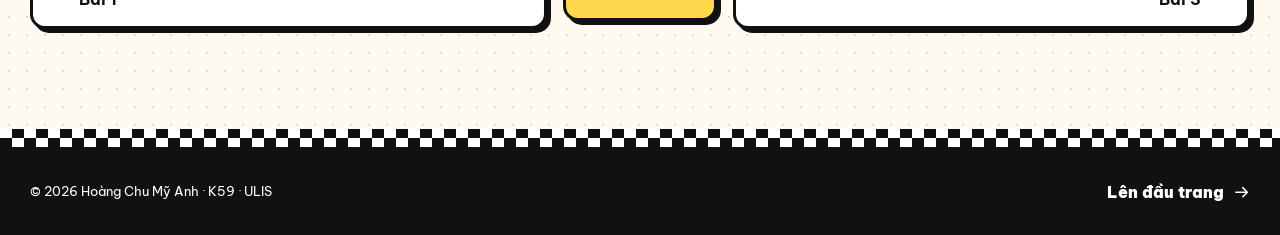
<file: bai-2.html>
<!doctype html>
<html lang="vi">
<head>
  <meta charset="utf-8">
  <meta name="viewport" content="width=device-width, initial-scale=1">
  <meta name="description" content="Bài 2: Tìm kiếm và đánh giá thông tin học thuật - Portfolio Hoàng Chu Mỹ Anh.">
  <meta name="theme-color" content="#ff5f91">
  <title>Bài 2 · Tìm kiếm và đánh giá thông tin học thuật | Hoàng Chu Mỹ Anh</title>
  <link rel="icon" href="assets/brand/favicon.svg" type="image/svg+xml">
  <link rel="preconnect" href="https://fonts.googleapis.com">
  <link rel="preconnect" href="https://fonts.gstatic.com" crossorigin>
  <link rel="stylesheet" href="style.css">
  <script src="script.js" defer></script>
</head>
<body class="assignment-page assignment-yellow">
<a class="skip-link" href="#main">Bỏ qua điều hướng</a>

<header class="site-header" id="top">
  <a class="brand" href="index.html" aria-label="Trang chủ Hoàng Chu Mỹ Anh"><img src="assets/brand/logo-my-anh.png" alt="Mỹ Anh Portfolio Network"></a>
  <button class="menu-button" type="button" aria-expanded="false" aria-controls="site-nav" aria-label="Mở menu"><svg viewBox="0 0 24 24" aria-hidden="true"><path d="M4 7h16M4 12h16M4 17h16"/></svg></button>
  <nav class="nav-links" id="site-nav" aria-label="Điều hướng chính">
    <a href="index.html#trang-chu">Trang chủ</a>
    <a href="index.html#gioi-thieu">Giới thiệu</a>
    <a href="index.html#bai-tap">Bài tập</a>
    <a href="index.html#lien-he">Liên hệ</a>
  </nav>
</header>
<div class="checker-line" aria-hidden="true"></div>

<main id="main">
  <section class="assignment-hero section-shell">
    <div class="assignment-hero-copy reveal">
      <a class="back-link" href="index.html#bai-tap"><svg viewBox="0 0 24 24" aria-hidden="true"><path d="M19 12H5M10 6l-6 6 6 6"/></svg> Quay lại danh sách</a>
      <span class="assignment-badge">Bài 2 · Nghiên cứu</span>
      <h1>Tìm kiếm và đánh giá thông tin học thuật</h1>
      <p>Tìm kiếm, sàng lọc và đánh giá độ tin cậy của nguồn học thuật về extensive reading.</p>
      <div class="assignment-meta"><span>Hoàng Chu Mỹ Anh</span><span>25040391</span><span>K59</span></div>
    </div>
    <div class="assignment-channel-card reveal" style="--delay:90ms">
      <span class="channel-now">NOW SHOWING</span>
      <strong>02</strong>
      <small>Đọc mở rộng trong học tiếng Anh</small>
      <img src="assets/characters/jake.png" alt="" aria-hidden="true">
    </div>
  </section>

  <div class="article-layout section-shell">
    <aside class="article-sidebar reveal">
      <div class="sidebar-box">
        <span class="sidebar-title">Trong bài này</span>
        <nav class="toc" data-toc aria-label="Mục lục bài"></nav>
      </div>
      <a class="sidebar-email" href="mailto:hwangchuie957@gmail.com">Trao đổi về bài này <svg viewBox="0 0 24 24" aria-hidden="true"><rect x="3" y="5" width="18" height="14" rx="2"/><path d="m4 7 8 6 8-6"/></svg></a>
    </aside>
    <article class="report-content reveal" data-report>
      <p><strong>ĐẠI HỌC QUỐC GIA HÀ NỘI<br/>
TRƯỜNG ĐẠI HỌC NGOẠI NGỮ</strong></p>
<figure class="report-figure"><img alt="Ý nghĩa Logo ULIS – Trường Đại học Ngoại ngữ – Đại học Quốc gia Hà Nội" decoding="async" loading="lazy" src="assets/docs/bai-2/media/image1.png" style="max-width:100%;height:auto;"/></figure>
<p><strong><br/>
BÁO CÁO CÁ NHÂN</strong></p>
<p><strong>TÌM KIẾM VÀ ĐÁNH GIÁ THÔNG TIN HỌC THUẬT</strong></p>
<div class="table-scroll"><table>
<colgroup>
<col style="width: 28%"/>
<col style="width: 71%"/>
</colgroup>
<thead>
<tr class="header">
<th><strong>Sinh viên</strong></th>
<th>Hoàng Chu Mỹ Anh</th>
</tr>
</thead>
<tbody>
<tr class="odd">
<td><strong>Ngành</strong></td>
<td>Ngôn ngữ Anh</td>
</tr>
<tr class="even">
<td><strong>Khoa</strong></td>
<td>Ngôn ngữ và Văn hóa Anh</td>
</tr>
<tr class="odd">
<td><strong>Trường</strong></td>
<td>Trường Đại học Ngoại ngữ - ĐHQGHN</td>
</tr>
<tr class="even">
<td><strong>Mã sinh viên</strong></td>
<td>25040391</td>
</tr>
<tr class="odd">
<td><strong>Lớp</strong></td>
<td>VNU1001_E252058</td>
</tr>
</tbody>
</table></div>
<p><em><br/>
Hà Nội, 2026.</em></p>
<h2 id="chủ-đề-và-phạm-vi-tìm-kiếm">1. Chủ đề và phạm vi tìm kiếm</h2>
<p>Chủ đề được lựa chọn là: “Vai trò của đọc mở rộng (extensive reading)
đối với phát triển từ vựng và kỹ năng đọc tiếng Anh của sinh viên”. Đây
là chủ đề thuộc lĩnh vực giáo dục và ngôn ngữ, phù hợp với ngành Ngôn
ngữ Anh vì liên quan trực tiếp đến phương pháp học tiếng Anh, phát triển
năng lực đọc hiểu, tăng vốn từ vựng và xây dựng thói quen đọc học
thuật.</p>
<p>Phạm vi tìm kiếm được giới hạn vào các nghiên cứu về người học tiếng
Anh như ngoại ngữ hoặc ngôn ngữ thứ hai, trong đó ưu tiên các công trình
có liên quan đến đọc mở rộng, từ vựng, tốc độ đọc, đọc hiểu và động lực
học tập. Các tài liệu được chọn bao gồm bài báo khoa học, sách chuyên
khảo, chương sách và một nguồn mở hướng dẫn thực hành để bảo đảm có cả
cơ sở lý thuyết lẫn giá trị ứng dụng.</p>
<p>Từ khóa tìm kiếm chính: extensive reading, EFL reading, vocabulary
acquisition, reading proficiency, English language education, reading
motivation. Từ khóa tiếng Việt tham khảo: đọc mở rộng, học tiếng Anh,
phát triển từ vựng, kỹ năng đọc tiếng Anh.</p>
<h2 id="quy-trình-tìm-kiếm-và-tiêu-chí-đánh-giá-nguồn">2. Quy trình tìm
kiếm và tiêu chí đánh giá nguồn</h2>
<p>Quá trình tìm kiếm được thực hiện theo bốn nhóm nguồn. Thứ nhất là cơ
sở dữ liệu học thuật như Google Scholar, ERIC và Reading in a Foreign
Language để xác định các bài báo có trích dẫn rõ ràng. Thứ hai là tạp
chí khoa học chuyên ngành như TESOL Quarterly, System, Language Teaching
Research, Reading in a Foreign Language và The Reading Matrix. Thứ ba là
sách chuyên khảo từ các nhà xuất bản học thuật, đặc biệt là Cambridge
University Press. Thứ tư là nguồn mở trên internet, được dùng để bổ sung
tài liệu thực hành nhưng không thay thế nguồn học thuật chính.</p>
<p>Mỗi nguồn được đánh giá theo năm tiêu chí: tác giả, cơ quan xuất bản,
phương pháp nghiên cứu, mức độ được trích dẫn hoặc ảnh hưởng học thuật,
và tính cập nhật. Với các sách hoặc bài báo cũ nhưng có tính nền tảng,
tiêu chí “tính cập nhật” được hiểu là mức độ còn được sử dụng trong
nghiên cứu hiện nay, không chỉ dựa trên năm xuất bản.</p>
<p>Thang xếp hạng sử dụng trong báo cáo gồm: A+ là nguồn rất mạnh, có
giá trị tổng quan hoặc được xuất bản ở tạp chí/nhà xuất bản uy tín; A là
nguồn đáng tin cậy, phương pháp rõ và có giá trị học thuật cao; A- là
nguồn tốt nhưng phạm vi mẫu hoặc bối cảnh còn hạn chế; B+ là nguồn thực
hành đáng dùng nhưng không phải nghiên cứu khoa học phản biện ngang
hàng.</p>
<h2 id="bảng-tổng-hợp-và-đánh-giá-tài-liệu-tham-khảo">3. Bảng tổng hợp
và đánh giá tài liệu tham khảo</h2>
<div class="table-scroll"><table style="width:100%;">
<colgroup>
<col style="width: 6%"/>
<col style="width: 21%"/>
<col style="width: 18%"/>
<col style="width: 44%"/>
<col style="width: 9%"/>
</colgroup>
<thead>
<tr class="header">
<th><strong>STT</strong></th>
<th><strong>Nguồn/tài liệu</strong></th>
<th><strong>Loại nguồn</strong></th>
<th><strong>Đánh giá độ tin cậy</strong></th>
<th><strong>Xếp hạng</strong></th>
</tr>
</thead>
<tbody>
<tr class="odd">
<td>1</td>
<td>Nakanishi (2015), TESOL Quarterly</td>
<td>Bài báo khoa học; Google Scholar/tạp chí</td>
<td>Meta-analysis về hiệu quả đọc mở rộng; tác giả và tạp chí uy tín;
phương pháp tổng hợp nghiên cứu rõ; trích dẫn cao; tuy không mới nhất
nhưng vẫn là nguồn nền tảng.</td>
<td>A+</td>
</tr>
<tr class="even">
<td>2</td>
<td>Jeon &amp; Day (2016), Reading in a Foreign Language</td>
<td>Bài báo khoa học; ERIC/RFL</td>
<td>Meta-analysis 49 nghiên cứu, 71 mẫu; tập trung trực tiếp vào năng
lực đọc; tạp chí chuyên ngành mở; phương pháp định lượng rõ.</td>
<td>A+</td>
</tr>
<tr class="odd">
<td>3</td>
<td>Al-Homoud &amp; Schmitt (2009), Language Teaching Research</td>
<td>Bài báo khoa học; tạp chí chuyên ngành</td>
<td>So sánh đọc mở rộng và đọc chuyên sâu trong lớp EFL; tác giả có uy
tín về từ vựng; có thiết kế thực nghiệm lớp học; bối cảnh cụ thể nên cần
dùng thận trọng khi khái quát.</td>
<td>A</td>
</tr>
<tr class="even">
<td>4</td>
<td>Pigada &amp; Schmitt (2006), Reading in a Foreign Language</td>
<td>Bài báo khoa học; tạp chí chuyên ngành mở</td>
<td>Case study về tiếp thu từ vựng qua đọc mở rộng; phương pháp kiểm tra
từ vựng chi tiết; mẫu nhỏ nhưng phân tích sâu; rất phù hợp cho phần từ
vựng.</td>
<td>A</td>
</tr>
<tr class="odd">
<td>5</td>
<td>Mermelstein (2014), The Reading Matrix</td>
<td>Bài báo khoa học; tạp chí chuyên ngành</td>
<td>Nghiên cứu định lượng về cải thiện trình độ đọc của người học EFL
châu Á; phù hợp bối cảnh sinh viên; tạp chí mở, độ uy tín khá.</td>
<td>A-</td>
</tr>
<tr class="even">
<td>6</td>
<td>Mason &amp; Krashen (1997), System</td>
<td>Bài báo khoa học; tạp chí chuyên ngành</td>
<td>Nghiên cứu EFL liên quan đến đọc mở rộng và giả thuyết input; System
là tạp chí uy tín; bài cũ nhưng có giá trị lý thuyết nền tảng.</td>
<td>A</td>
</tr>
<tr class="odd">
<td>7</td>
<td>Rodrigo, Krashen &amp; Gribbons (2004), System</td>
<td>Bài báo khoa học; tạp chí chuyên ngành</td>
<td>So sánh hai cách dạy dựa trên input dễ hiểu, trong đó có lớp đọc mở
rộng; phương pháp so sánh nhóm rõ; phù hợp để liên hệ học ngoại ngữ ở
bậc đại học.</td>
<td>A</td>
</tr>
<tr class="even">
<td>8</td>
<td>Day &amp; Bamford (1998), Cambridge University Press</td>
<td>Sách chuyên khảo</td>
<td>Sách nền tảng về đọc mở rộng trong lớp học ngoại ngữ; tác giả uy
tín; không phải nghiên cứu thực nghiệm đơn lẻ nhưng tổng hợp lý thuyết
và nguyên tắc triển khai.</td>
<td>A</td>
</tr>
<tr class="odd">
<td>9</td>
<td>Grabe (2009), Cambridge University Press</td>
<td>Sách chuyên khảo</td>
<td>Sách lớn về đọc trong ngôn ngữ thứ hai; cơ sở lý thuyết rộng, kết
nối nghiên cứu và thực hành; rất hữu ích cho phần khung lý luận.</td>
<td>A</td>
</tr>
<tr class="even">
<td>10</td>
<td>Nation (2013), Cambridge University Press</td>
<td>Sách chuyên khảo</td>
<td>Sách kinh điển về học từ vựng trong ngôn ngữ khác; phù hợp để đánh
giá vai trò đọc trong tiếp thu từ vựng; xuất bản học thuật uy tín.</td>
<td>A</td>
</tr>
<tr class="odd">
<td>11</td>
<td>Extensive Reading Foundation (2011), ERF Guide</td>
<td>Nguồn mở trên internet</td>
<td>Nguồn hướng dẫn thực hành, dễ tiếp cận, có giá trị ứng dụng cho lớp
học; không phải bài báo phản biện ngang hàng nên xếp dưới nhóm học thuật
chính.</td>
<td>B+</td>
</tr>
</tbody>
</table></div>
<h2 id="nhận-xét-và-lựa-chọn-nguồn-ưu-tiên">4. Nhận xét và lựa chọn
nguồn ưu tiên</h2>
<p>Kết quả tìm kiếm cho thấy chủ đề đọc mở rộng có nền tảng nghiên cứu
khá vững. Các nguồn mạnh nhất là Nakanishi (2015) và Jeon &amp; Day
(2016) vì đều là meta-analysis, giúp đánh giá xu hướng chung thay vì chỉ
dựa vào một lớp học hoặc một nhóm người học. Đây là hai nguồn nên ưu
tiên khi trình bày tác động tổng quát của đọc mở rộng đến năng lực
đọc.</p>
<p>Nhóm nguồn về từ vựng gồm Pigada &amp; Schmitt (2006) và Nation
(2013) có giá trị cao vì giúp giải thích cơ chế người học gặp từ nhiều
lần trong ngữ cảnh, từ đó mở rộng vốn từ. Tuy nhiên, cần lưu ý rằng tiếp
thu từ vựng qua đọc không xảy ra tự động với mọi từ; hiệu quả phụ thuộc
vào độ dễ của văn bản, tần suất xuất hiện từ và khả năng duy trì thói
quen đọc.</p>
<p>Các nguồn như Day &amp; Bamford (1998), Grabe (2009) và Extensive
Reading Foundation (2011) có giá trị cho phần ứng dụng. Nhóm tài liệu
này giúp chuyển kết quả nghiên cứu thành nguyên tắc thực hành: chọn văn
bản vừa sức, đọc với số lượng lớn, ưu tiên sự hứng thú, giảm phụ thuộc
vào từ điển và tạo môi trường đọc thường xuyên. Vì vậy, báo cáo nên kết
hợp cả nguồn nghiên cứu định lượng và nguồn hướng dẫn sư phạm.</p>
<h2 id="kết-luận">5. Kết luận</h2>
<p>Chủ đề đọc mở rộng phù hợp với ngành Ngôn ngữ Anh vì liên quan trực
tiếp đến phương pháp học tiếng Anh lâu dài. Qua quá trình tìm kiếm, báo
cáo đã thu thập hơn 10 tài liệu, trong đó có nhiều hơn 5 bài báo khoa
học từ các tạp chí chuyên ngành. Các nguồn được lựa chọn bao phủ cả
nghiên cứu tổng hợp, nghiên cứu thực nghiệm, case study, sách chuyên
khảo và tài liệu mở.</p>
<p>Nhìn chung, các tài liệu đáng tin cậy nhất đều chỉ ra rằng đọc mở
rộng có thể hỗ trợ phát triển kỹ năng đọc, vốn từ vựng, tốc độ đọc và
động lực học tiếng Anh. Tuy vậy, khi sử dụng nguồn, cần phân biệt rõ
giữa bằng chứng nghiên cứu có phản biện học thuật và tài liệu hướng dẫn
thực hành. Cách làm này giúp bài viết học thuật có cơ sở đáng tin cậy,
tránh phụ thuộc vào các thông tin chung chung trên internet.</p>
<h2 id="danh-mục-tài-liệu-tham-khảo-theo-định-dạng-harvard">6. Danh mục
tài liệu tham khảo theo định dạng Harvard</h2>
<p>Al-Homoud, F. and Schmitt, N. (2009) “Extensive reading in a
challenging environment: A comparison of extensive and intensive reading
approaches in Saudi Arabia”, Language Teaching Research, 13(4), pp.
383–401.</p>
<p>Day, R.R. and Bamford, J. (1998) Extensive Reading in the Second
Language Classroom. Cambridge: Cambridge University Press.</p>
<p>Extensive Reading Foundation (2011) The Extensive Reading
Foundation’s Guide to Extensive Reading. Available at:
https://erfoundation.org/guide/ERF_Guide.pdf (Accessed: 15 June
2026).</p>
<p>Grabe, W. (2009) Reading in a Second Language: Moving from Theory to
Practice. Cambridge: Cambridge University Press.</p>
<p>Jeon, E.-Y. and Day, R.R. (2016) “The effectiveness of ER on reading
proficiency: A meta-analysis”, Reading in a Foreign Language, 28(2), pp.
246–265.</p>
<p>Mason, B. and Krashen, S. (1997) “Extensive reading in English as a
foreign language”, System, 25(1), pp. 91–102.</p>
<p>Mermelstein, A.D. (2014) “Improving EFL learners’ reading levels
through extensive reading”, The Reading Matrix, 14(2), pp. 227–242.</p>
<p>Nakanishi, T. (2015) “A meta-analysis of extensive reading research”,
TESOL Quarterly, 49(1), pp. 6–37.</p>
<p>Nation, I.S.P. (2013) Learning Vocabulary in Another Language. 2nd
edn. Cambridge: Cambridge University Press.</p>
<p>Pigada, M. and Schmitt, N. (2006) “Vocabulary acquisition from
extensive reading: A case study”, Reading in a Foreign Language, 18(1),
pp. 1–28.</p>
<p>Rodrigo, V., Krashen, S. and Gribbons, B. (2004) “The effectiveness
of two comprehensible-input approaches to foreign language instruction
at the intermediate level”, System, 32(1), pp. 53–60.</p>

    </article>
  </div>

  <nav class="assignment-pagination section-shell" aria-label="Chuyển bài">
    <a href="bai-1.html"><svg viewBox="0 0 24 24" aria-hidden="true"><path d="M19 12H5M10 6l-6 6 6 6"/></svg><span><small>Bài trước</small><strong>Bài 1</strong></span></a>
    <a href="index.html#bai-tap" class="all-projects"><span>Tất cả bài tập</span></a>
    <a href="bai-3.html"><span><small>Bài tiếp theo</small><strong>Bài 3</strong></span><svg viewBox="0 0 24 24" aria-hidden="true"><path d="M5 12h14M14 6l6 6-6 6"/></svg></a>
  </nav>
</main>
<footer class="site-footer">
  <div class="footer-checker" aria-hidden="true"></div>
  <div class="footer-inner"><p>© <span data-year></span> Hoàng Chu Mỹ Anh · K59 · ULIS</p><a href="#top">Lên đầu trang <svg viewBox="0 0 24 24" aria-hidden="true"><path d="M5 12h14M14 6l6 6-6 6"/></svg></a></div>
</footer>
<div class="lightbox" data-lightbox hidden role="dialog" aria-modal="true" aria-label="Xem ảnh minh chứng">
  <button type="button" class="lightbox-close" aria-label="Đóng ảnh"><svg viewBox="0 0 24 24" aria-hidden="true"><path d="m6 6 12 12M18 6 6 18"/></svg></button>
  <img alt="Ảnh minh chứng phóng to">
</div>
</body>
</html>
</file>
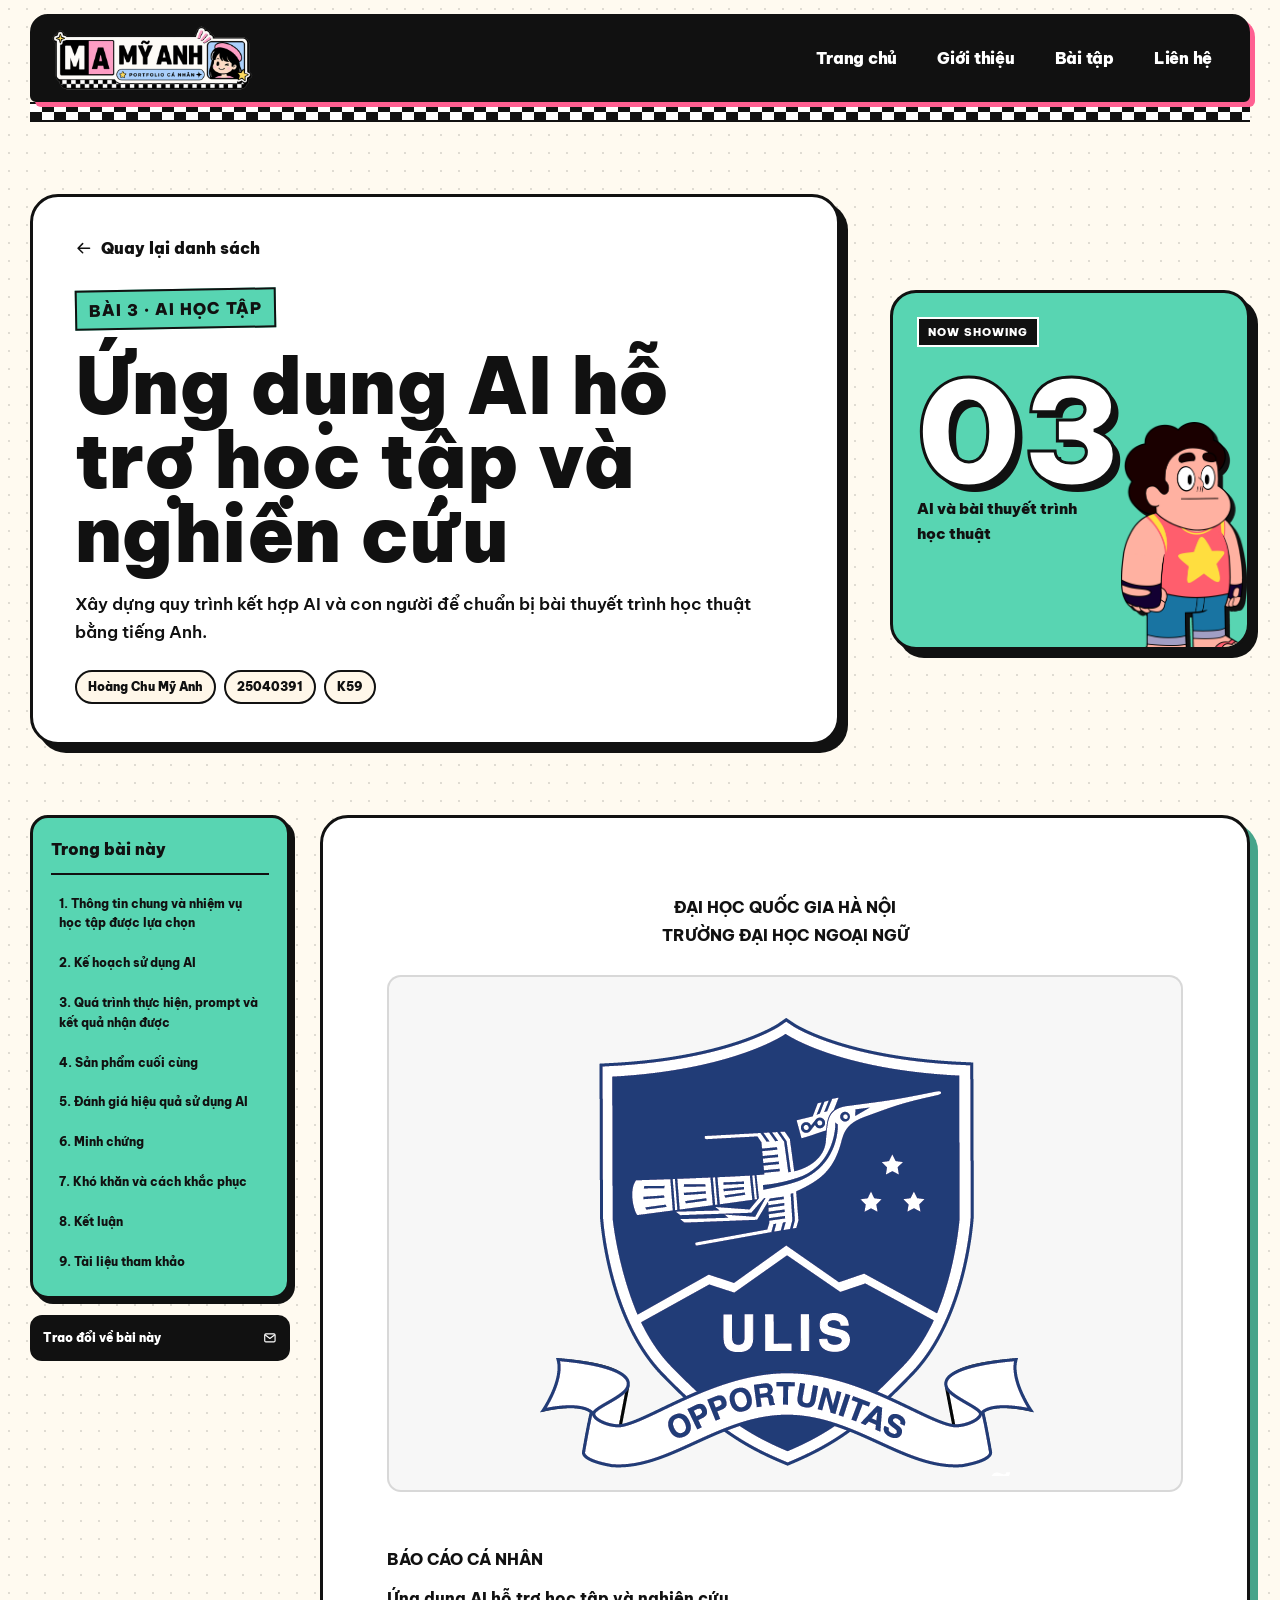
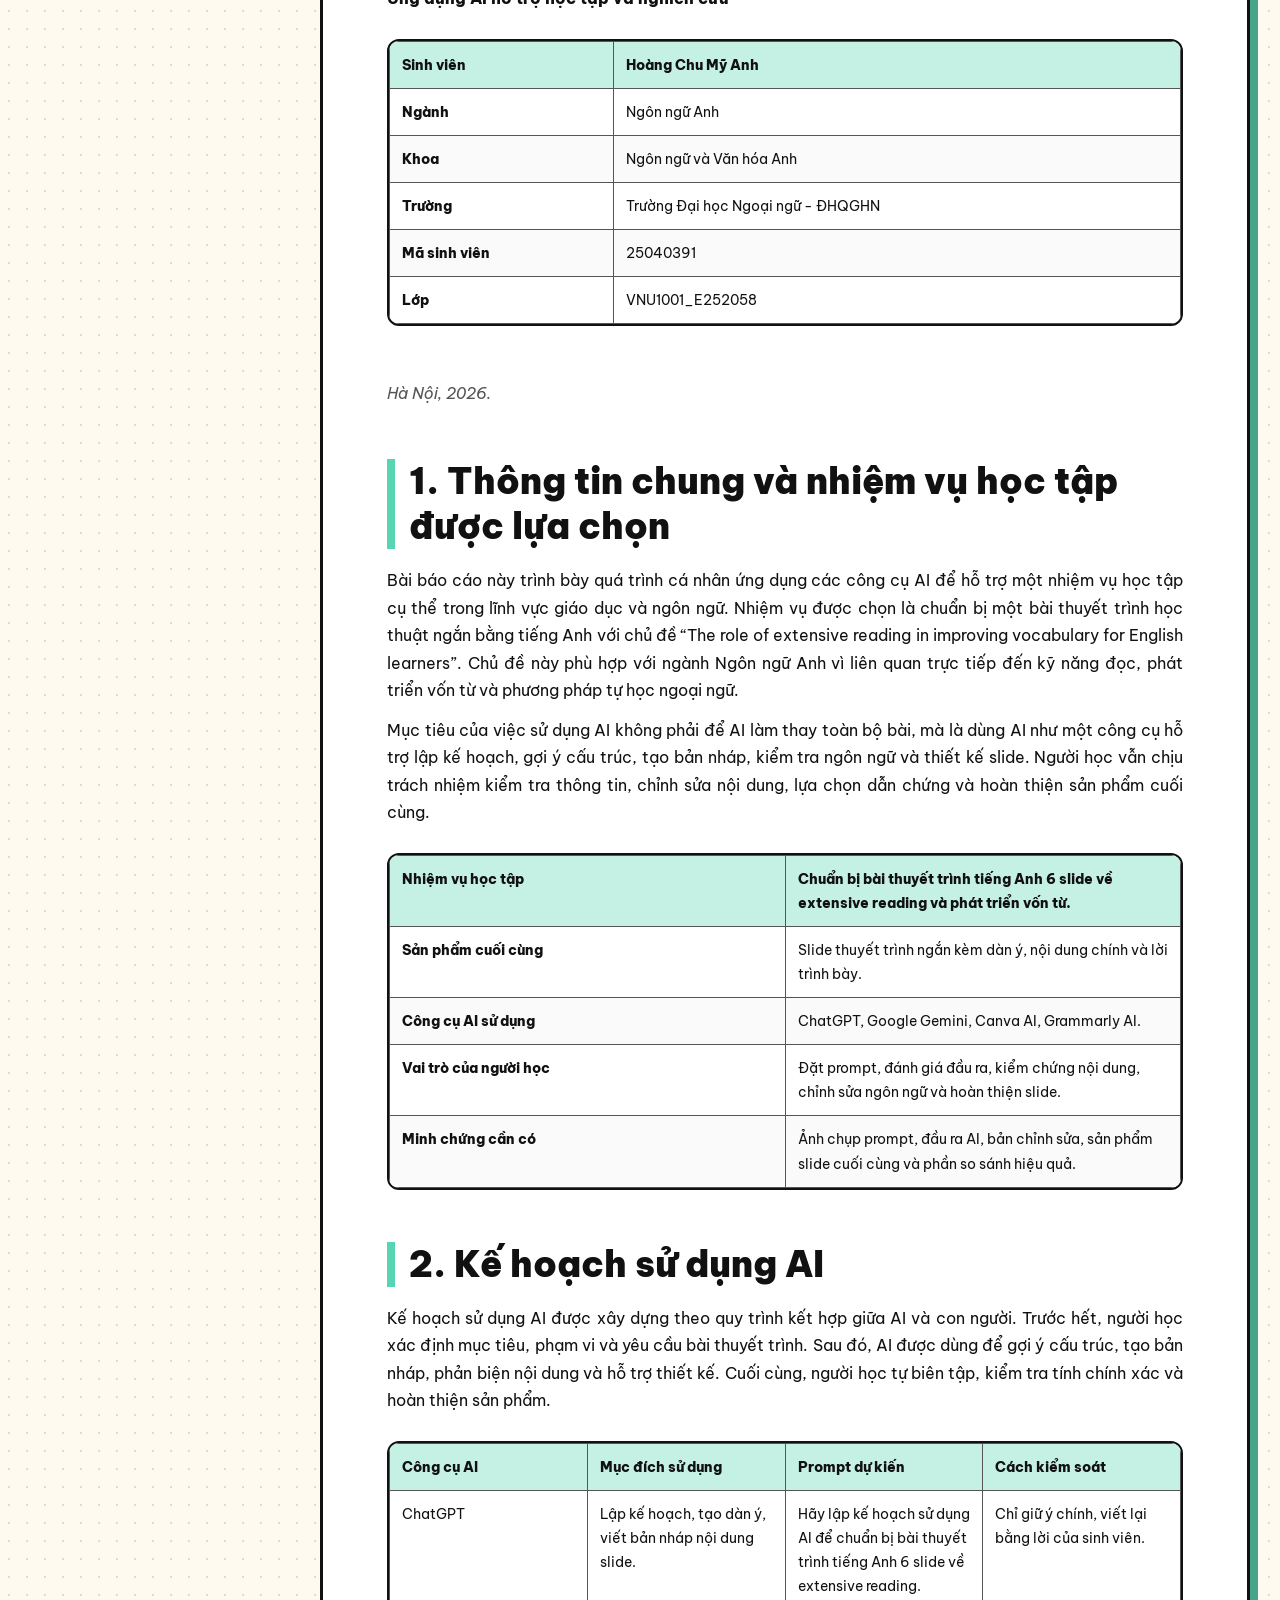
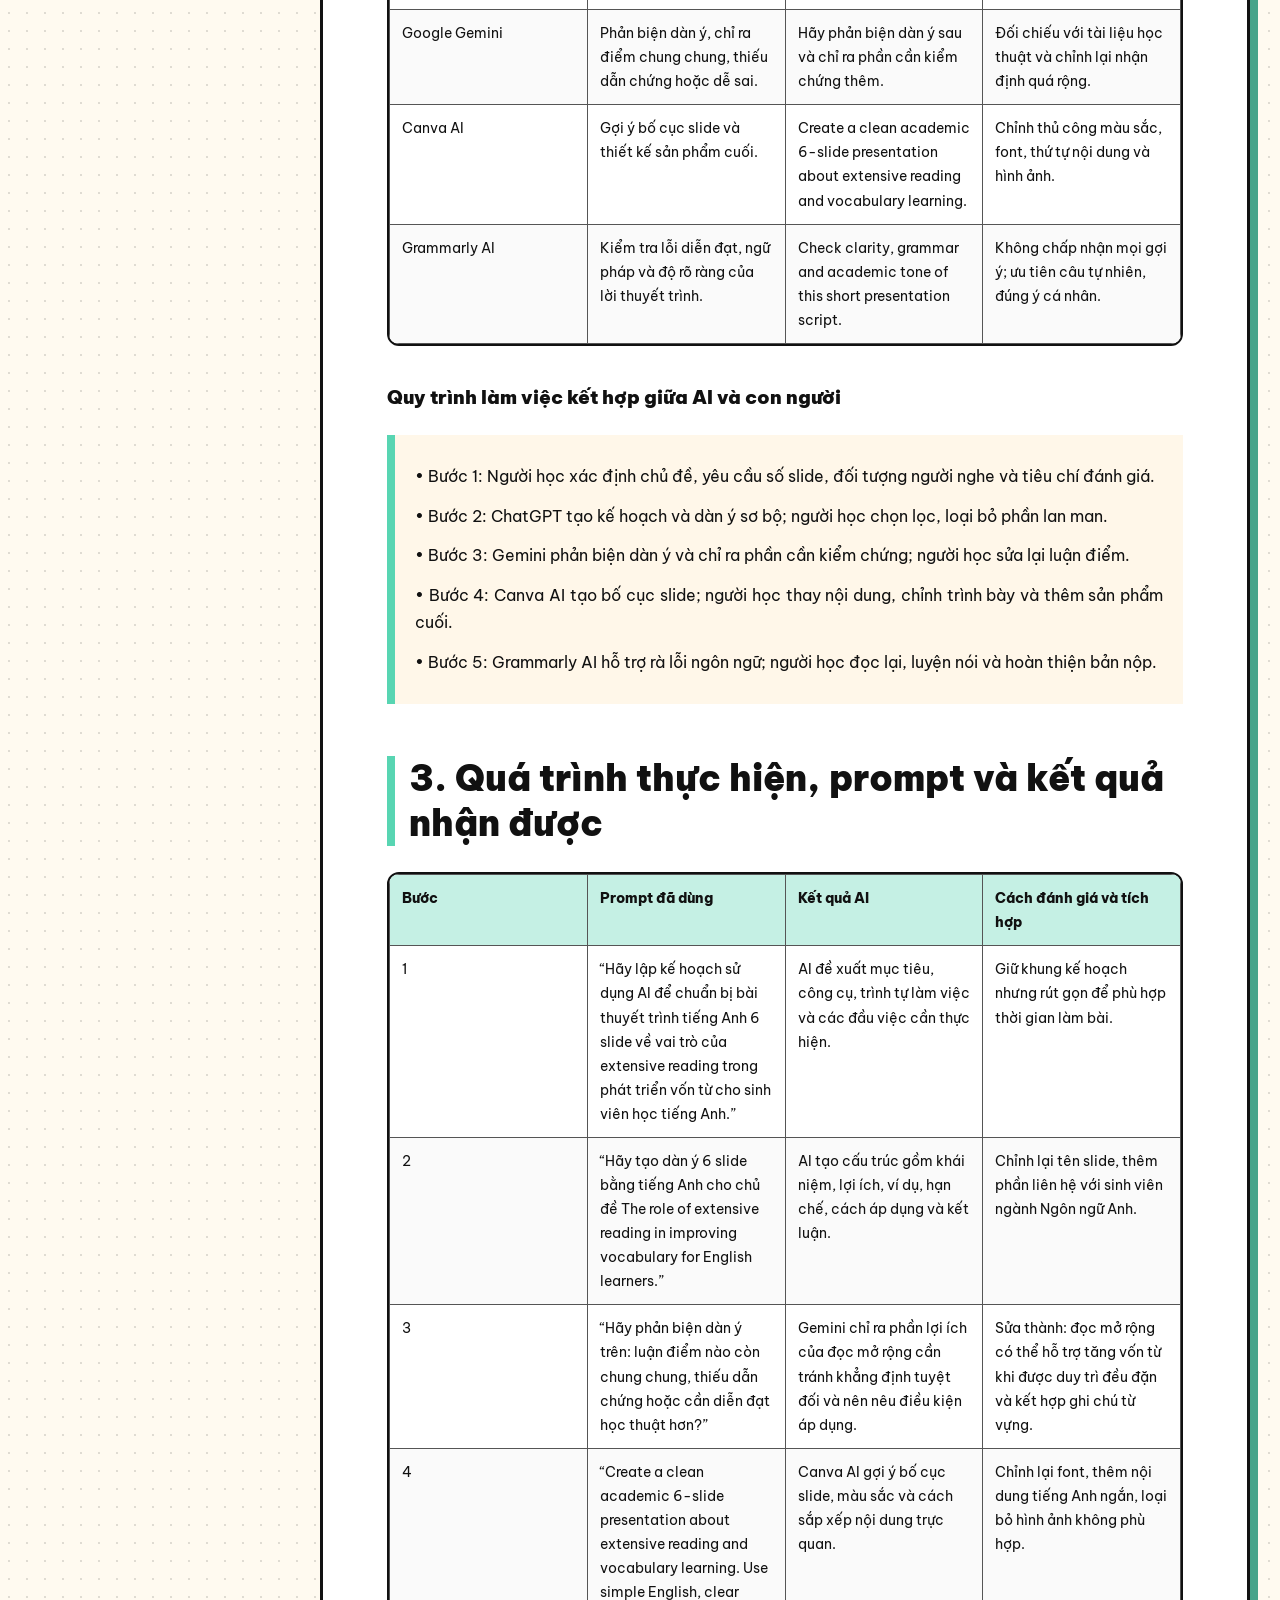
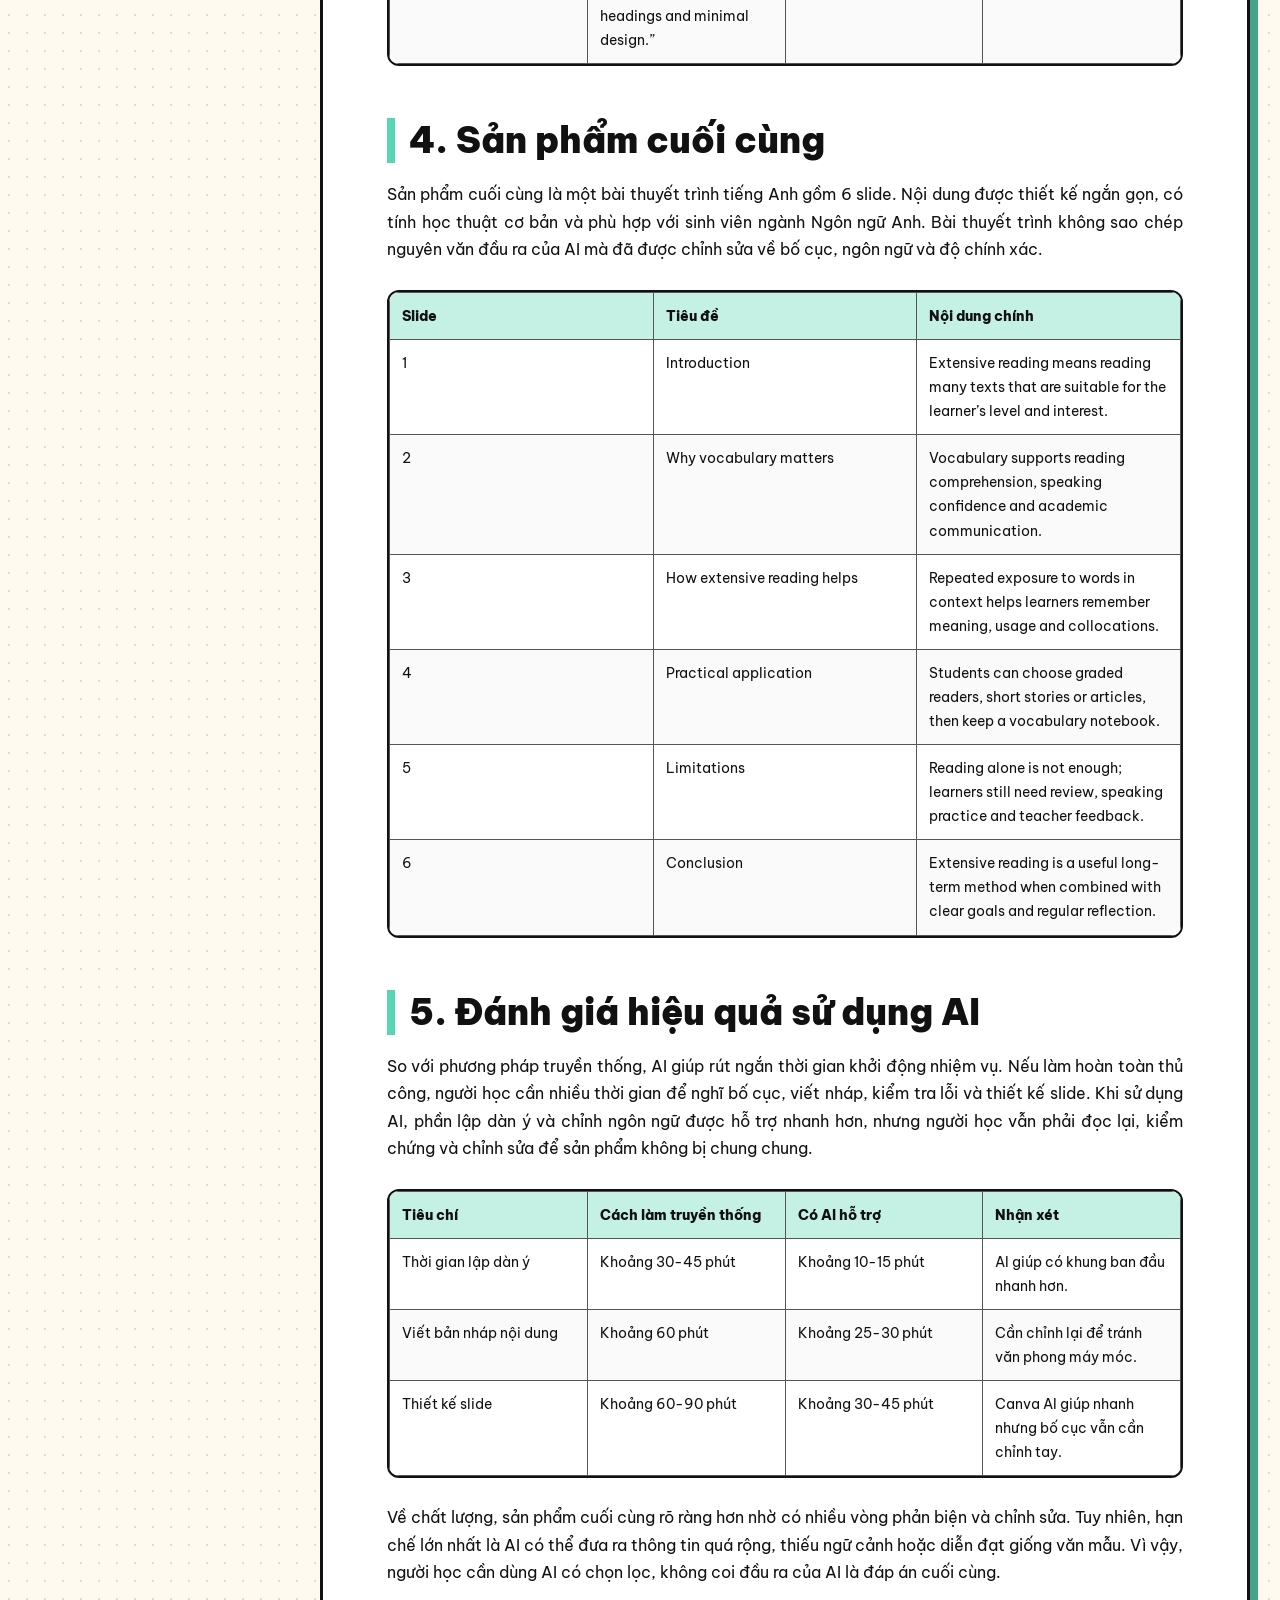
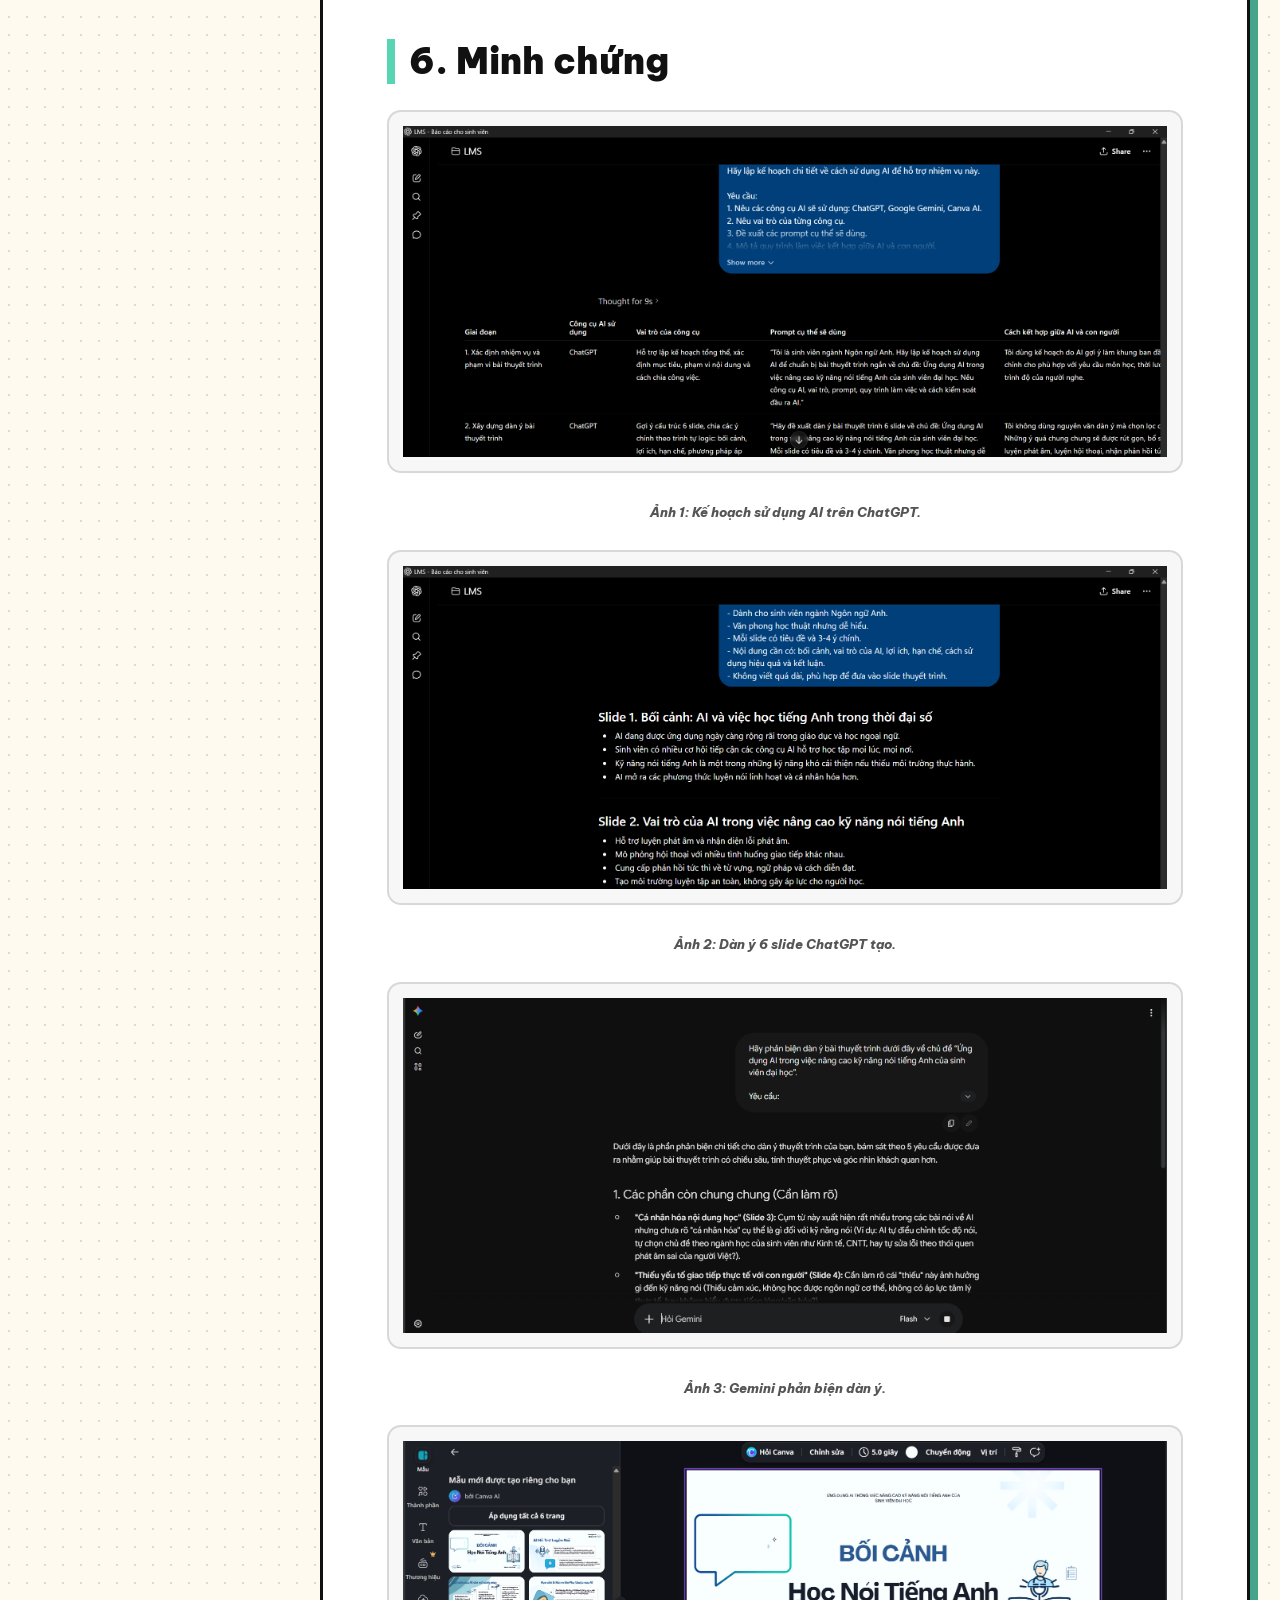
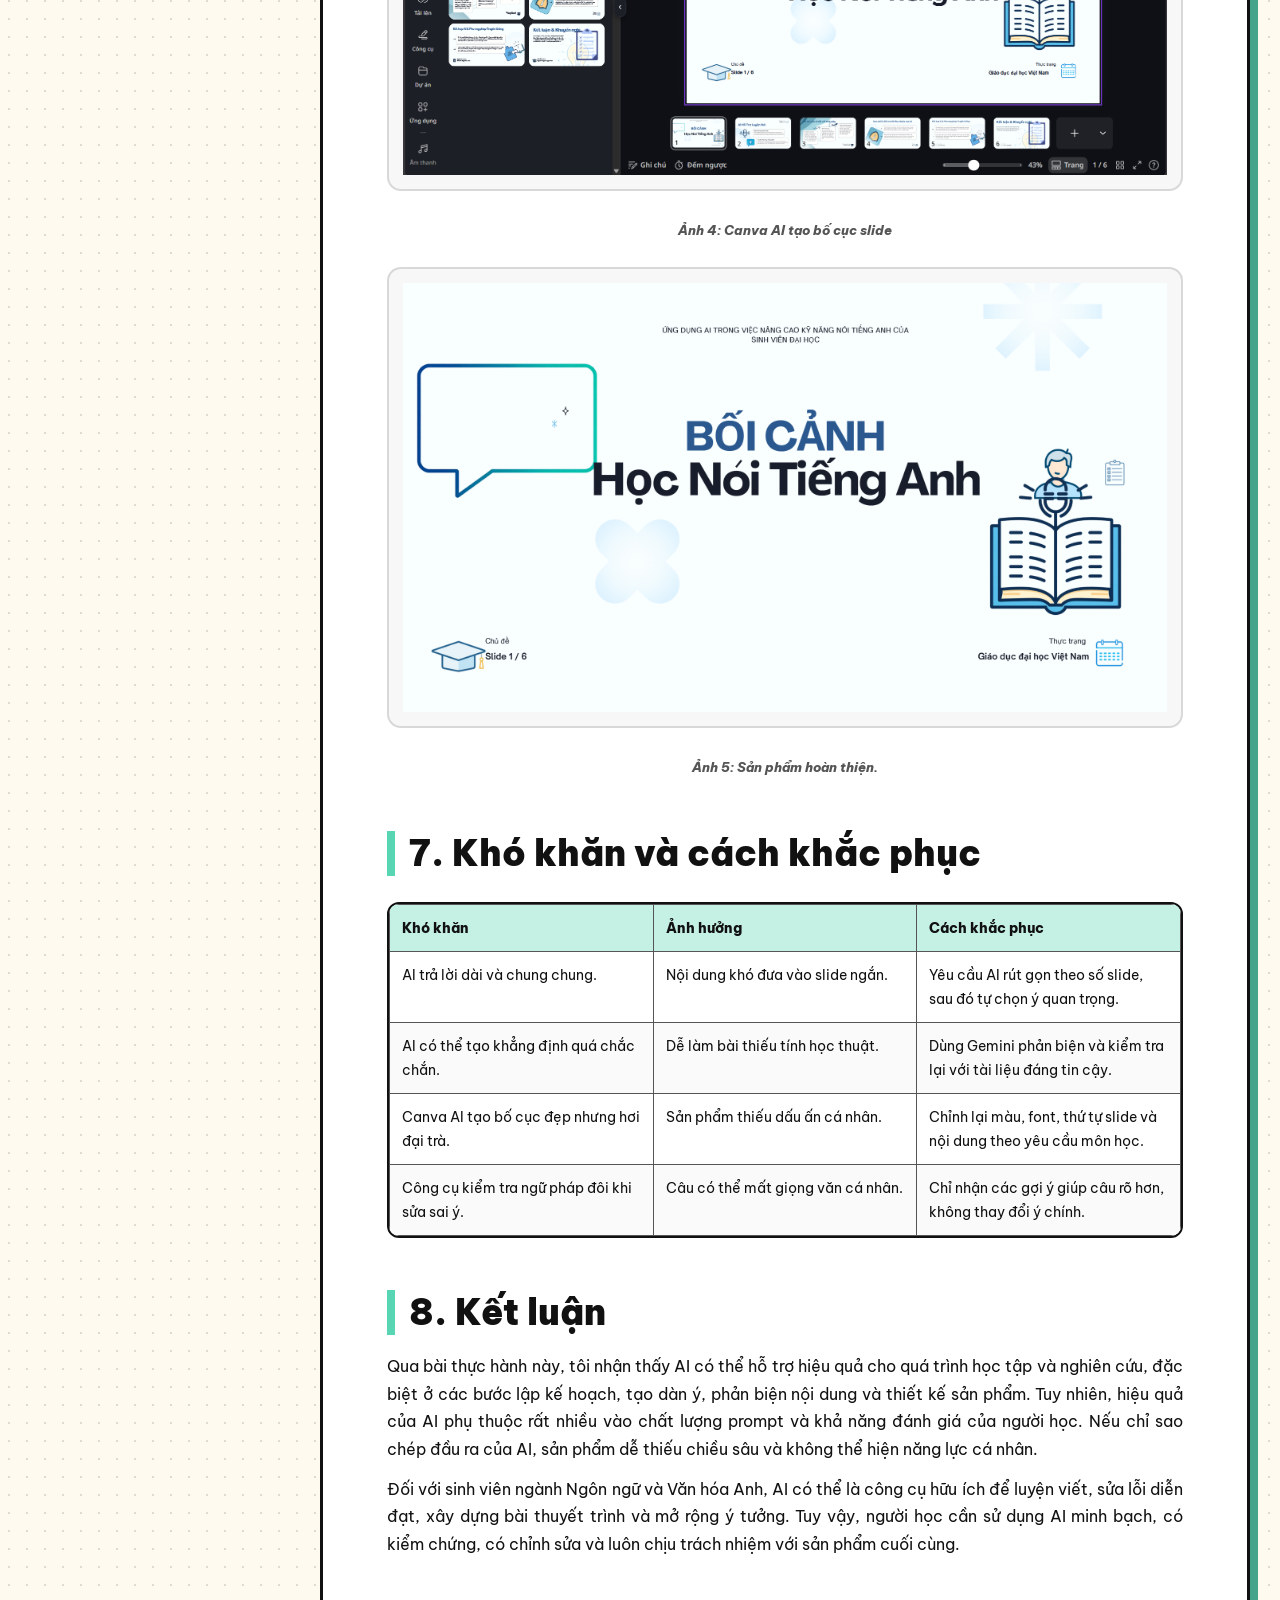
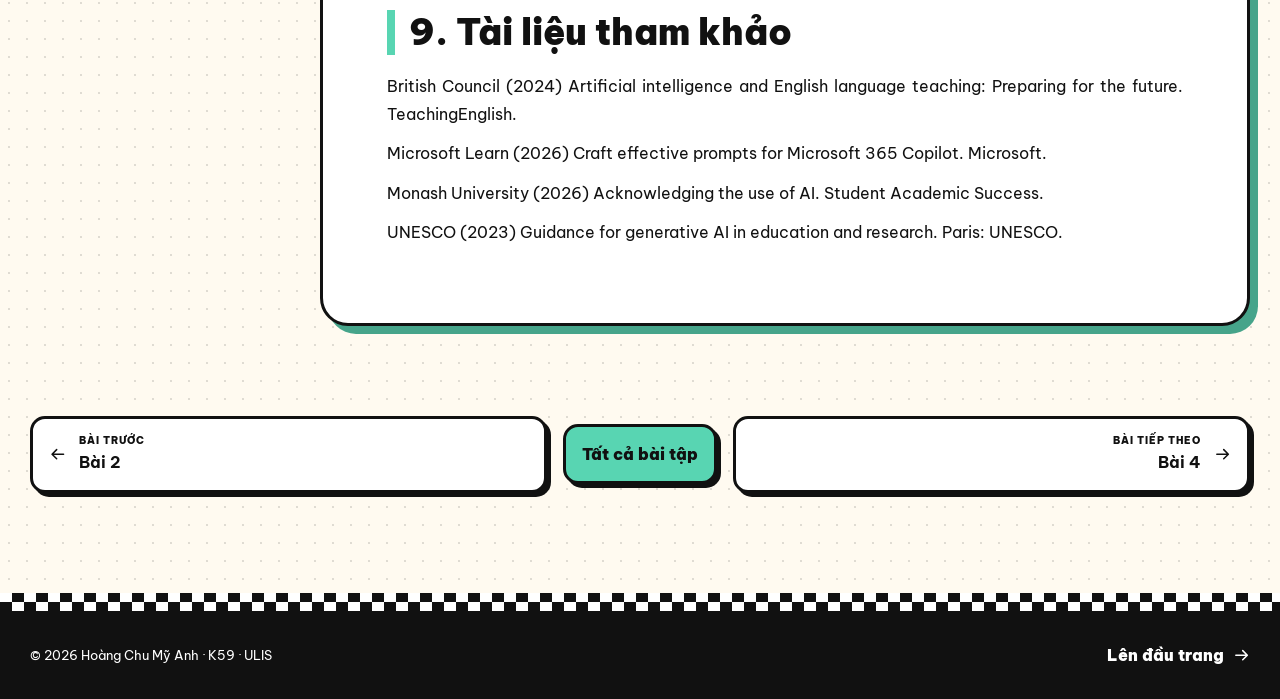
<file: bai-3.html>
<!doctype html>
<html lang="vi">
<head>
  <meta charset="utf-8">
  <meta name="viewport" content="width=device-width, initial-scale=1">
  <meta name="description" content="Bài 3: Ứng dụng AI hỗ trợ học tập và nghiên cứu - Portfolio Hoàng Chu Mỹ Anh.">
  <meta name="theme-color" content="#ff5f91">
  <title>Bài 3 · Ứng dụng AI hỗ trợ học tập và nghiên cứu | Hoàng Chu Mỹ Anh</title>
  <link rel="icon" href="assets/brand/favicon.svg" type="image/svg+xml">
  <link rel="preconnect" href="https://fonts.googleapis.com">
  <link rel="preconnect" href="https://fonts.gstatic.com" crossorigin>
  <link rel="stylesheet" href="style.css">
  <script src="script.js" defer></script>
</head>
<body class="assignment-page assignment-mint">
<a class="skip-link" href="#main">Bỏ qua điều hướng</a>

<header class="site-header" id="top">
  <a class="brand" href="index.html" aria-label="Trang chủ Hoàng Chu Mỹ Anh"><img src="assets/brand/logo-my-anh.png" alt="Mỹ Anh Portfolio Network"></a>
  <button class="menu-button" type="button" aria-expanded="false" aria-controls="site-nav" aria-label="Mở menu"><svg viewBox="0 0 24 24" aria-hidden="true"><path d="M4 7h16M4 12h16M4 17h16"/></svg></button>
  <nav class="nav-links" id="site-nav" aria-label="Điều hướng chính">
    <a href="index.html#trang-chu">Trang chủ</a>
    <a href="index.html#gioi-thieu">Giới thiệu</a>
    <a href="index.html#bai-tap">Bài tập</a>
    <a href="index.html#lien-he">Liên hệ</a>
  </nav>
</header>
<div class="checker-line" aria-hidden="true"></div>

<main id="main">
  <section class="assignment-hero section-shell">
    <div class="assignment-hero-copy reveal">
      <a class="back-link" href="index.html#bai-tap"><svg viewBox="0 0 24 24" aria-hidden="true"><path d="M19 12H5M10 6l-6 6 6 6"/></svg> Quay lại danh sách</a>
      <span class="assignment-badge">Bài 3 · AI học tập</span>
      <h1>Ứng dụng AI hỗ trợ học tập và nghiên cứu</h1>
      <p>Xây dựng quy trình kết hợp AI và con người để chuẩn bị bài thuyết trình học thuật bằng tiếng Anh.</p>
      <div class="assignment-meta"><span>Hoàng Chu Mỹ Anh</span><span>25040391</span><span>K59</span></div>
    </div>
    <div class="assignment-channel-card reveal" style="--delay:90ms">
      <span class="channel-now">NOW SHOWING</span>
      <strong>03</strong>
      <small>AI và bài thuyết trình học thuật</small>
      <img src="assets/characters/steven.png" alt="" aria-hidden="true">
    </div>
  </section>

  <div class="article-layout section-shell">
    <aside class="article-sidebar reveal">
      <div class="sidebar-box">
        <span class="sidebar-title">Trong bài này</span>
        <nav class="toc" data-toc aria-label="Mục lục bài"></nav>
      </div>
      <a class="sidebar-email" href="mailto:hwangchuie957@gmail.com">Trao đổi về bài này <svg viewBox="0 0 24 24" aria-hidden="true"><rect x="3" y="5" width="18" height="14" rx="2"/><path d="m4 7 8 6 8-6"/></svg></a>
    </aside>
    <article class="report-content reveal" data-report>
      <p><strong>ĐẠI HỌC QUỐC GIA HÀ NỘI<br/>
TRƯỜNG ĐẠI HỌC NGOẠI NGỮ</strong></p>
<figure class="report-figure"><img alt="Ý nghĩa Logo ULIS – Trường Đại học Ngoại ngữ – Đại học Quốc gia Hà Nội" decoding="async" loading="lazy" src="assets/docs/bai-3/media/image1.png" style="max-width:100%;height:auto;"/></figure>
<p><strong><br/>
BÁO CÁO CÁ NHÂN</strong></p>
<p><strong>Ứng dụng AI hỗ trợ học tập và nghiên cứu</strong></p>
<div class="table-scroll"><table>
<colgroup>
<col style="width: 28%"/>
<col style="width: 71%"/>
</colgroup>
<thead>
<tr class="header">
<th><strong>Sinh viên</strong></th>
<th>Hoàng Chu Mỹ Anh</th>
</tr>
</thead>
<tbody>
<tr class="odd">
<td><strong>Ngành</strong></td>
<td>Ngôn ngữ Anh</td>
</tr>
<tr class="even">
<td><strong>Khoa</strong></td>
<td>Ngôn ngữ và Văn hóa Anh</td>
</tr>
<tr class="odd">
<td><strong>Trường</strong></td>
<td>Trường Đại học Ngoại ngữ - ĐHQGHN</td>
</tr>
<tr class="even">
<td><strong>Mã sinh viên</strong></td>
<td>25040391</td>
</tr>
<tr class="odd">
<td><strong>Lớp</strong></td>
<td>VNU1001_E252058</td>
</tr>
</tbody>
</table></div>
<p><em><br/>
Hà Nội, 2026.</em></p>
<h2>1. Thông tin chung và nhiệm vụ học tập được lựa chọn</h2>
<p>Bài báo cáo này trình bày quá trình cá nhân ứng dụng các công cụ AI
để hỗ trợ một nhiệm vụ học tập cụ thể trong lĩnh vực giáo dục và ngôn
ngữ. Nhiệm vụ được chọn là chuẩn bị một bài thuyết trình học thuật ngắn
bằng tiếng Anh với chủ đề “The role of extensive reading in improving
vocabulary for English learners”. Chủ đề này phù hợp với ngành Ngôn ngữ
Anh vì liên quan trực tiếp đến kỹ năng đọc, phát triển vốn từ và phương
pháp tự học ngoại ngữ.</p>
<p>Mục tiêu của việc sử dụng AI không phải để AI làm thay toàn bộ bài,
mà là dùng AI như một công cụ hỗ trợ lập kế hoạch, gợi ý cấu trúc, tạo
bản nháp, kiểm tra ngôn ngữ và thiết kế slide. Người học vẫn chịu trách
nhiệm kiểm tra thông tin, chỉnh sửa nội dung, lựa chọn dẫn chứng và hoàn
thiện sản phẩm cuối cùng.</p>
<div class="table-scroll"><table>
<colgroup>
<col style="width: 50%"/>
<col style="width: 50%"/>
</colgroup>
<thead>
<tr class="header">
<th><strong>Nhiệm vụ học tập</strong></th>
<th>Chuẩn bị bài thuyết trình tiếng Anh 6 slide về extensive reading và
phát triển vốn từ.</th>
</tr>
</thead>
<tbody>
<tr class="odd">
<td><strong>Sản phẩm cuối cùng</strong></td>
<td>Slide thuyết trình ngắn kèm dàn ý, nội dung chính và lời trình
bày.</td>
</tr>
<tr class="even">
<td><strong>Công cụ AI sử dụng</strong></td>
<td>ChatGPT, Google Gemini, Canva AI, Grammarly AI.</td>
</tr>
<tr class="odd">
<td><strong>Vai trò của người học</strong></td>
<td>Đặt prompt, đánh giá đầu ra, kiểm chứng nội dung, chỉnh sửa ngôn ngữ
và hoàn thiện slide.</td>
</tr>
<tr class="even">
<td><strong>Minh chứng cần có</strong></td>
<td>Ảnh chụp prompt, đầu ra AI, bản chỉnh sửa, sản phẩm slide cuối cùng
và phần so sánh hiệu quả.</td>
</tr>
</tbody>
</table></div>
<h2>2. Kế hoạch sử dụng AI</h2>
<p>Kế hoạch sử dụng AI được xây dựng theo quy trình kết hợp giữa AI và
con người. Trước hết, người học xác định mục tiêu, phạm vi và yêu cầu
bài thuyết trình. Sau đó, AI được dùng để gợi ý cấu trúc, tạo bản nháp,
phản biện nội dung và hỗ trợ thiết kế. Cuối cùng, người học tự biên tập,
kiểm tra tính chính xác và hoàn thiện sản phẩm.</p>
<div class="table-scroll"><table>
<colgroup>
<col style="width: 25%"/>
<col style="width: 25%"/>
<col style="width: 25%"/>
<col style="width: 25%"/>
</colgroup>
<thead>
<tr class="header">
<th><strong>Công cụ AI</strong></th>
<th><strong>Mục đích sử dụng</strong></th>
<th><strong>Prompt dự kiến</strong></th>
<th><strong>Cách kiểm soát</strong></th>
</tr>
</thead>
<tbody>
<tr class="odd">
<td>ChatGPT</td>
<td>Lập kế hoạch, tạo dàn ý, viết bản nháp nội dung slide.</td>
<td>Hãy lập kế hoạch sử dụng AI để chuẩn bị bài thuyết trình tiếng Anh 6
slide về extensive reading.</td>
<td>Chỉ giữ ý chính, viết lại bằng lời của sinh viên.</td>
</tr>
<tr class="even">
<td>Google Gemini</td>
<td>Phản biện dàn ý, chỉ ra điểm chung chung, thiếu dẫn chứng hoặc dễ
sai.</td>
<td>Hãy phản biện dàn ý sau và chỉ ra phần cần kiểm chứng thêm.</td>
<td>Đối chiếu với tài liệu học thuật và chỉnh lại nhận định quá
rộng.</td>
</tr>
<tr class="odd">
<td>Canva AI</td>
<td>Gợi ý bố cục slide và thiết kế sản phẩm cuối.</td>
<td>Create a clean academic 6-slide presentation about extensive reading
and vocabulary learning.</td>
<td>Chỉnh thủ công màu sắc, font, thứ tự nội dung và hình ảnh.</td>
</tr>
<tr class="even">
<td>Grammarly AI</td>
<td>Kiểm tra lỗi diễn đạt, ngữ pháp và độ rõ ràng của lời thuyết
trình.</td>
<td>Check clarity, grammar and academic tone of this short presentation
script.</td>
<td>Không chấp nhận mọi gợi ý; ưu tiên câu tự nhiên, đúng ý cá
nhân.</td>
</tr>
</tbody>
</table></div>
<h3>Quy trình làm việc kết hợp giữa AI và con người</h3>
<blockquote>
<p>• Bước 1: Người học xác định chủ đề, yêu cầu số slide, đối tượng
người nghe và tiêu chí đánh giá.</p>
<p>• Bước 2: ChatGPT tạo kế hoạch và dàn ý sơ bộ; người học chọn lọc,
loại bỏ phần lan man.</p>
<p>• Bước 3: Gemini phản biện dàn ý và chỉ ra phần cần kiểm chứng; người
học sửa lại luận điểm.</p>
<p>• Bước 4: Canva AI tạo bố cục slide; người học thay nội dung, chỉnh
trình bày và thêm sản phẩm cuối.</p>
<p>• Bước 5: Grammarly AI hỗ trợ rà lỗi ngôn ngữ; người học đọc lại,
luyện nói và hoàn thiện bản nộp.</p>
</blockquote>
<h2>3. Quá trình thực hiện, prompt và kết quả nhận được</h2>
<div class="table-scroll"><table>
<colgroup>
<col style="width: 25%"/>
<col style="width: 25%"/>
<col style="width: 25%"/>
<col style="width: 25%"/>
</colgroup>
<thead>
<tr class="header">
<th><strong>Bước</strong></th>
<th><strong>Prompt đã dùng</strong></th>
<th><strong>Kết quả AI</strong></th>
<th><strong>Cách đánh giá và tích hợp</strong></th>
</tr>
</thead>
<tbody>
<tr class="odd">
<td>1</td>
<td>“Hãy lập kế hoạch sử dụng AI để chuẩn bị bài thuyết trình tiếng Anh
6 slide về vai trò của extensive reading trong phát triển vốn từ cho
sinh viên học tiếng Anh.”</td>
<td>AI đề xuất mục tiêu, công cụ, trình tự làm việc và các đầu việc cần
thực hiện.</td>
<td>Giữ khung kế hoạch nhưng rút gọn để phù hợp thời gian làm bài.</td>
</tr>
<tr class="even">
<td>2</td>
<td>“Hãy tạo dàn ý 6 slide bằng tiếng Anh cho chủ đề The role of
extensive reading in improving vocabulary for English learners.”</td>
<td>AI tạo cấu trúc gồm khái niệm, lợi ích, ví dụ, hạn chế, cách áp dụng
và kết luận.</td>
<td>Chỉnh lại tên slide, thêm phần liên hệ với sinh viên ngành Ngôn ngữ
Anh.</td>
</tr>
<tr class="odd">
<td>3</td>
<td>“Hãy phản biện dàn ý trên: luận điểm nào còn chung chung, thiếu dẫn
chứng hoặc cần diễn đạt học thuật hơn?”</td>
<td>Gemini chỉ ra phần lợi ích của đọc mở rộng cần tránh khẳng định
tuyệt đối và nên nêu điều kiện áp dụng.</td>
<td>Sửa thành: đọc mở rộng có thể hỗ trợ tăng vốn từ khi được duy trì
đều đặn và kết hợp ghi chú từ vựng.</td>
</tr>
<tr class="even">
<td>4</td>
<td>“Create a clean academic 6-slide presentation about extensive
reading and vocabulary learning. Use simple English, clear headings and
minimal design.”</td>
<td>Canva AI gợi ý bố cục slide, màu sắc và cách sắp xếp nội dung trực
quan.</td>
<td>Chỉnh lại font, thêm nội dung tiếng Anh ngắn, loại bỏ hình ảnh không
phù hợp.</td>
</tr>
</tbody>
</table></div>
<h2>4. Sản phẩm cuối cùng</h2>
<p>Sản phẩm cuối cùng là một bài thuyết trình tiếng Anh gồm 6 slide. Nội
dung được thiết kế ngắn gọn, có tính học thuật cơ bản và phù hợp với
sinh viên ngành Ngôn ngữ Anh. Bài thuyết trình không sao chép nguyên văn
đầu ra của AI mà đã được chỉnh sửa về bố cục, ngôn ngữ và độ chính
xác.</p>
<div class="table-scroll"><table>
<colgroup>
<col style="width: 33%"/>
<col style="width: 33%"/>
<col style="width: 33%"/>
</colgroup>
<thead>
<tr class="header">
<th><strong>Slide</strong></th>
<th><strong>Tiêu đề</strong></th>
<th><strong>Nội dung chính</strong></th>
</tr>
</thead>
<tbody>
<tr class="odd">
<td>1</td>
<td>Introduction</td>
<td>Extensive reading means reading many texts that are suitable for the
learner’s level and interest.</td>
</tr>
<tr class="even">
<td>2</td>
<td>Why vocabulary matters</td>
<td>Vocabulary supports reading comprehension, speaking confidence and
academic communication.</td>
</tr>
<tr class="odd">
<td>3</td>
<td>How extensive reading helps</td>
<td>Repeated exposure to words in context helps learners remember
meaning, usage and collocations.</td>
</tr>
<tr class="even">
<td>4</td>
<td>Practical application</td>
<td>Students can choose graded readers, short stories or articles, then
keep a vocabulary notebook.</td>
</tr>
<tr class="odd">
<td>5</td>
<td>Limitations</td>
<td>Reading alone is not enough; learners still need review, speaking
practice and teacher feedback.</td>
</tr>
<tr class="even">
<td>6</td>
<td>Conclusion</td>
<td>Extensive reading is a useful long-term method when combined with
clear goals and regular reflection.</td>
</tr>
</tbody>
</table></div>
<h2>5. Đánh giá hiệu quả sử dụng AI</h2>
<p>So với phương pháp truyền thống, AI giúp rút ngắn thời gian khởi động
nhiệm vụ. Nếu làm hoàn toàn thủ công, người học cần nhiều thời gian để
nghĩ bố cục, viết nháp, kiểm tra lỗi và thiết kế slide. Khi sử dụng AI,
phần lập dàn ý và chỉnh ngôn ngữ được hỗ trợ nhanh hơn, nhưng người học
vẫn phải đọc lại, kiểm chứng và chỉnh sửa để sản phẩm không bị chung
chung.</p>
<div class="table-scroll"><table>
<colgroup>
<col style="width: 25%"/>
<col style="width: 25%"/>
<col style="width: 25%"/>
<col style="width: 25%"/>
</colgroup>
<thead>
<tr class="header">
<th><strong>Tiêu chí</strong></th>
<th><strong>Cách làm truyền thống</strong></th>
<th><strong>Có AI hỗ trợ</strong></th>
<th><strong>Nhận xét</strong></th>
</tr>
</thead>
<tbody>
<tr class="odd">
<td>Thời gian lập dàn ý</td>
<td>Khoảng 30-45 phút</td>
<td>Khoảng 10-15 phút</td>
<td>AI giúp có khung ban đầu nhanh hơn.</td>
</tr>
<tr class="even">
<td>Viết bản nháp nội dung</td>
<td>Khoảng 60 phút</td>
<td>Khoảng 25-30 phút</td>
<td>Cần chỉnh lại để tránh văn phong máy móc.</td>
</tr>
<tr class="odd">
<td>Thiết kế slide</td>
<td>Khoảng 60-90 phút</td>
<td>Khoảng 30-45 phút</td>
<td>Canva AI giúp nhanh nhưng bố cục vẫn cần chỉnh tay.</td>
</tr>
</tbody>
</table></div>
<p>Về chất lượng, sản phẩm cuối cùng rõ ràng hơn nhờ có nhiều vòng phản
biện và chỉnh sửa. Tuy nhiên, hạn chế lớn nhất là AI có thể đưa ra thông
tin quá rộng, thiếu ngữ cảnh hoặc diễn đạt giống văn mẫu. Vì vậy, người
học cần dùng AI có chọn lọc, không coi đầu ra của AI là đáp án cuối
cùng.</p>
<h2>6. Minh chứng</h2>
<figure class="report-figure"><img alt="Minh chứng Bài 3" decoding="async" loading="lazy" src="assets/docs/bai-3/media/image2.png" style="max-width:100%;height:auto;"/></figure>
<p class="report-caption"><em>Ảnh 1: Kế hoạch sử dụng AI trên ChatGPT.</em></p>
<figure class="report-figure"><img alt="Minh chứng Bài 3" decoding="async" loading="lazy" src="assets/docs/bai-3/media/image3.png" style="max-width:100%;height:auto;"/></figure>
<p class="report-caption"><em>Ảnh 2: Dàn ý 6 slide ChatGPT tạo.</em></p>
<figure class="report-figure"><img alt="Minh chứng Bài 3" decoding="async" loading="lazy" src="assets/docs/bai-3/media/image4.png" style="max-width:100%;height:auto;"/></figure>
<p class="report-caption"><em>Ảnh 3: Gemini phản biện dàn ý.</em></p>
<figure class="report-figure"><img alt="Minh chứng Bài 3" decoding="async" loading="lazy" src="assets/docs/bai-3/media/image5.png" style="max-width:100%;height:auto;"/></figure>
<p class="report-caption"><em>Ảnh 4: Canva AI tạo bố cục slide</em></p>
<figure class="report-figure"><img alt="Minh chứng Bài 3" decoding="async" loading="lazy" src="assets/docs/bai-3/media/image6.png" style="max-width:100%;height:auto;"/></figure>
<p class="report-caption"><em>Ảnh 5: Sản phẩm hoàn thiện.</em></p>
<h2>7. Khó khăn và cách khắc phục</h2>
<div class="table-scroll"><table>
<colgroup>
<col style="width: 33%"/>
<col style="width: 33%"/>
<col style="width: 33%"/>
</colgroup>
<thead>
<tr class="header">
<th><strong>Khó khăn</strong></th>
<th><strong>Ảnh hưởng</strong></th>
<th><strong>Cách khắc phục</strong></th>
</tr>
</thead>
<tbody>
<tr class="odd">
<td>AI trả lời dài và chung chung.</td>
<td>Nội dung khó đưa vào slide ngắn.</td>
<td>Yêu cầu AI rút gọn theo số slide, sau đó tự chọn ý quan trọng.</td>
</tr>
<tr class="even">
<td>AI có thể tạo khẳng định quá chắc chắn.</td>
<td>Dễ làm bài thiếu tính học thuật.</td>
<td>Dùng Gemini phản biện và kiểm tra lại với tài liệu đáng tin
cậy.</td>
</tr>
<tr class="odd">
<td>Canva AI tạo bố cục đẹp nhưng hơi đại trà.</td>
<td>Sản phẩm thiếu dấu ấn cá nhân.</td>
<td>Chỉnh lại màu, font, thứ tự slide và nội dung theo yêu cầu môn
học.</td>
</tr>
<tr class="even">
<td>Công cụ kiểm tra ngữ pháp đôi khi sửa sai ý.</td>
<td>Câu có thể mất giọng văn cá nhân.</td>
<td>Chỉ nhận các gợi ý giúp câu rõ hơn, không thay đổi ý chính.</td>
</tr>
</tbody>
</table></div>
<h2>8. Kết luận</h2>
<p>Qua bài thực hành này, tôi nhận thấy AI có thể hỗ trợ hiệu quả cho
quá trình học tập và nghiên cứu, đặc biệt ở các bước lập kế hoạch, tạo
dàn ý, phản biện nội dung và thiết kế sản phẩm. Tuy nhiên, hiệu quả của
AI phụ thuộc rất nhiều vào chất lượng prompt và khả năng đánh giá của
người học. Nếu chỉ sao chép đầu ra của AI, sản phẩm dễ thiếu chiều sâu
và không thể hiện năng lực cá nhân.</p>
<p>Đối với sinh viên ngành Ngôn ngữ và Văn hóa Anh, AI có thể là công cụ
hữu ích để luyện viết, sửa lỗi diễn đạt, xây dựng bài thuyết trình và mở
rộng ý tưởng. Tuy vậy, người học cần sử dụng AI minh bạch, có kiểm
chứng, có chỉnh sửa và luôn chịu trách nhiệm với sản phẩm cuối cùng.</p>
<h2>9. Tài liệu tham khảo</h2>
<p>British Council (2024) Artificial intelligence and English language
teaching: Preparing for the future. TeachingEnglish.</p>
<p>Microsoft Learn (2026) Craft effective prompts for Microsoft 365
Copilot. Microsoft.</p>
<p>Monash University (2026) Acknowledging the use of AI. Student
Academic Success.</p>
<p>UNESCO (2023) Guidance for generative AI in education and research.
Paris: UNESCO.</p>

    </article>
  </div>

  <nav class="assignment-pagination section-shell" aria-label="Chuyển bài">
    <a href="bai-2.html"><svg viewBox="0 0 24 24" aria-hidden="true"><path d="M19 12H5M10 6l-6 6 6 6"/></svg><span><small>Bài trước</small><strong>Bài 2</strong></span></a>
    <a href="index.html#bai-tap" class="all-projects"><span>Tất cả bài tập</span></a>
    <a href="bai-4.html"><span><small>Bài tiếp theo</small><strong>Bài 4</strong></span><svg viewBox="0 0 24 24" aria-hidden="true"><path d="M5 12h14M14 6l6 6-6 6"/></svg></a>
  </nav>
</main>
<footer class="site-footer">
  <div class="footer-checker" aria-hidden="true"></div>
  <div class="footer-inner"><p>© <span data-year></span> Hoàng Chu Mỹ Anh · K59 · ULIS</p><a href="#top">Lên đầu trang <svg viewBox="0 0 24 24" aria-hidden="true"><path d="M5 12h14M14 6l6 6-6 6"/></svg></a></div>
</footer>
<div class="lightbox" data-lightbox hidden role="dialog" aria-modal="true" aria-label="Xem ảnh minh chứng">
  <button type="button" class="lightbox-close" aria-label="Đóng ảnh"><svg viewBox="0 0 24 24" aria-hidden="true"><path d="m6 6 12 12M18 6 6 18"/></svg></button>
  <img alt="Ảnh minh chứng phóng to">
</div>
</body>
</html>
</file>
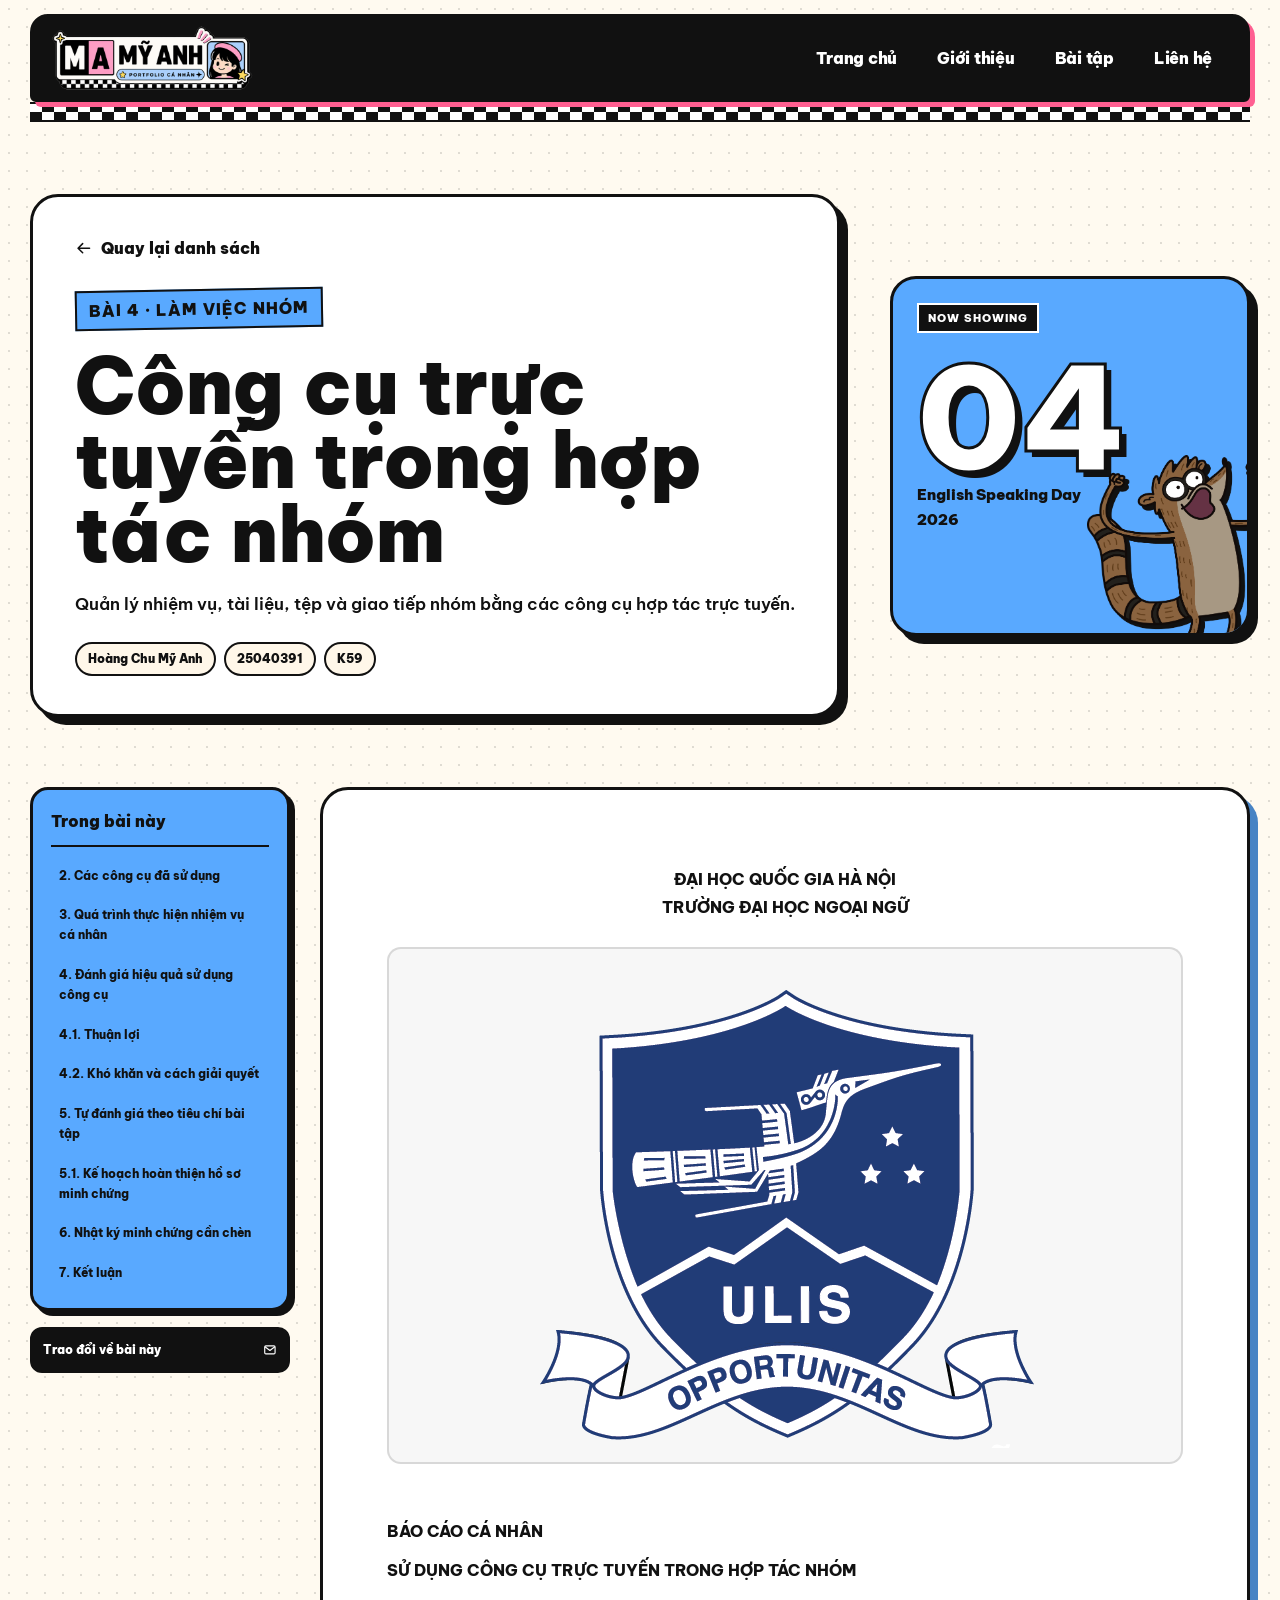
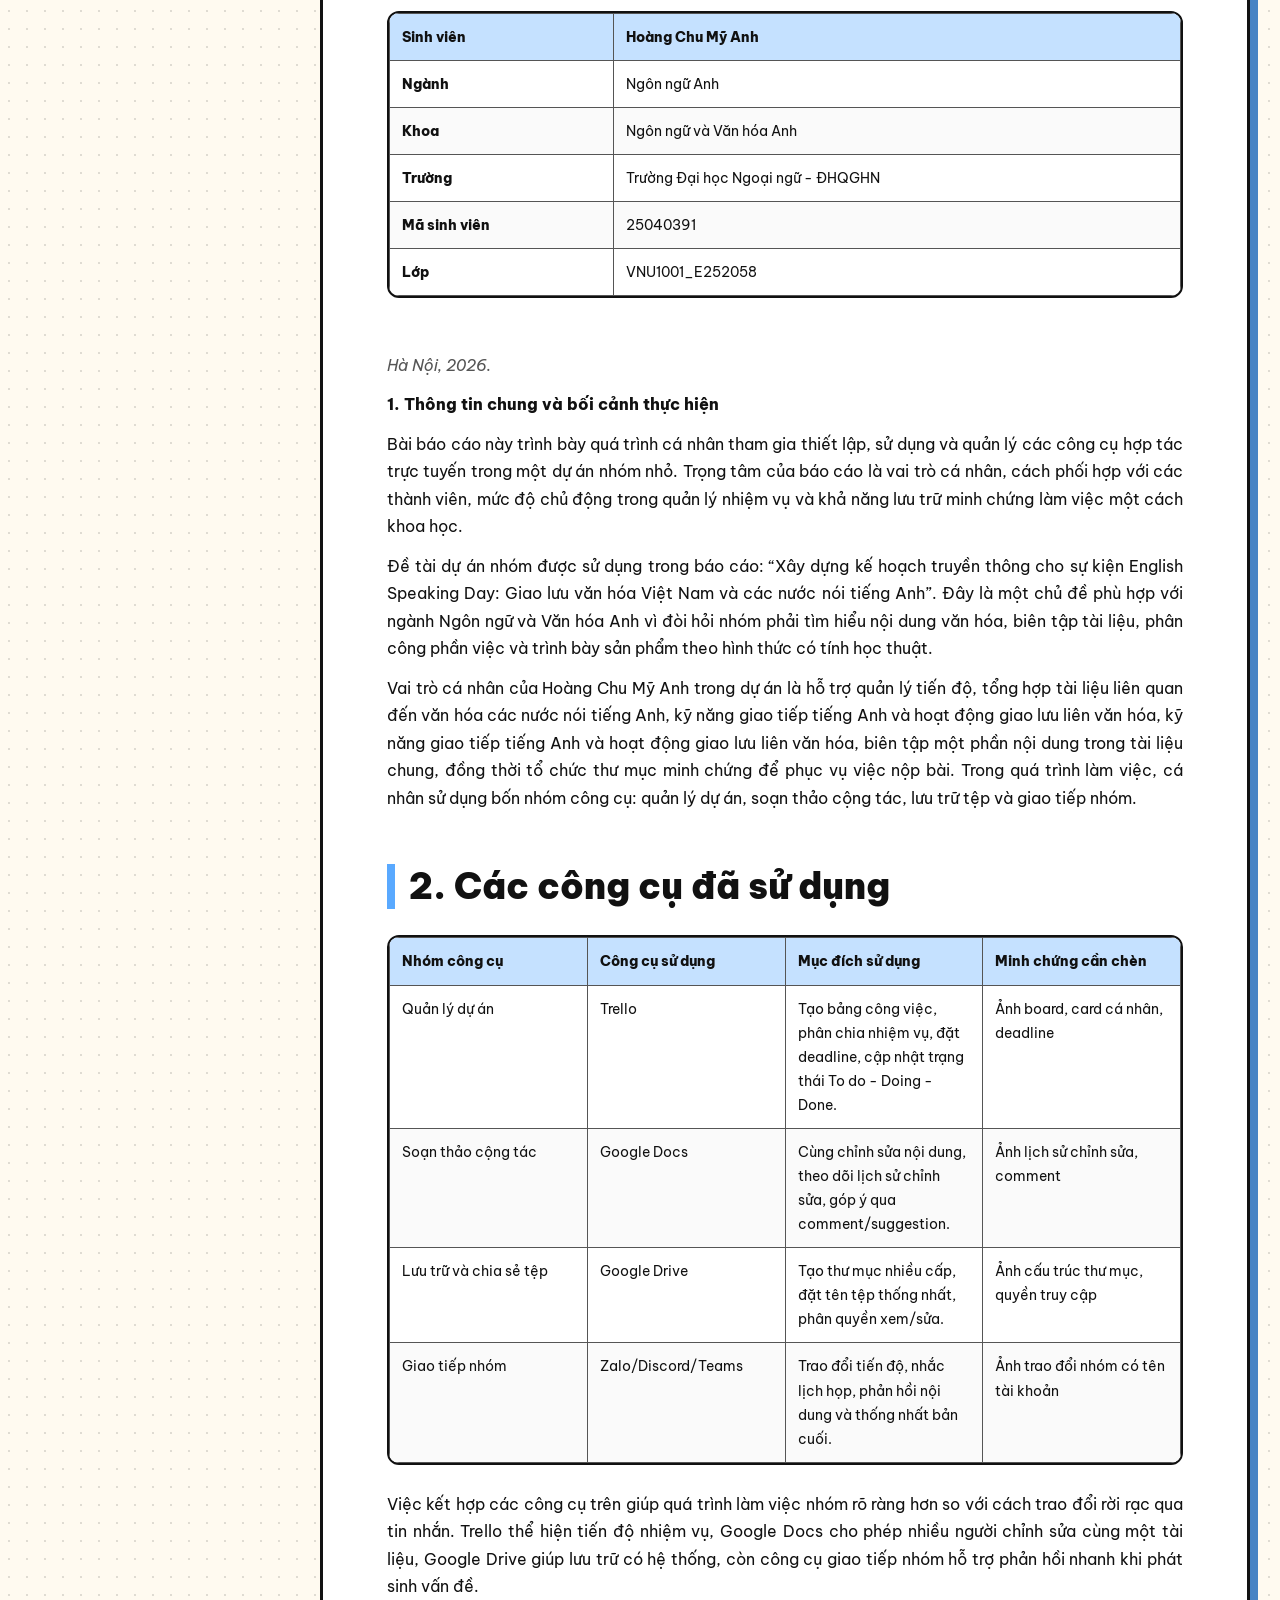
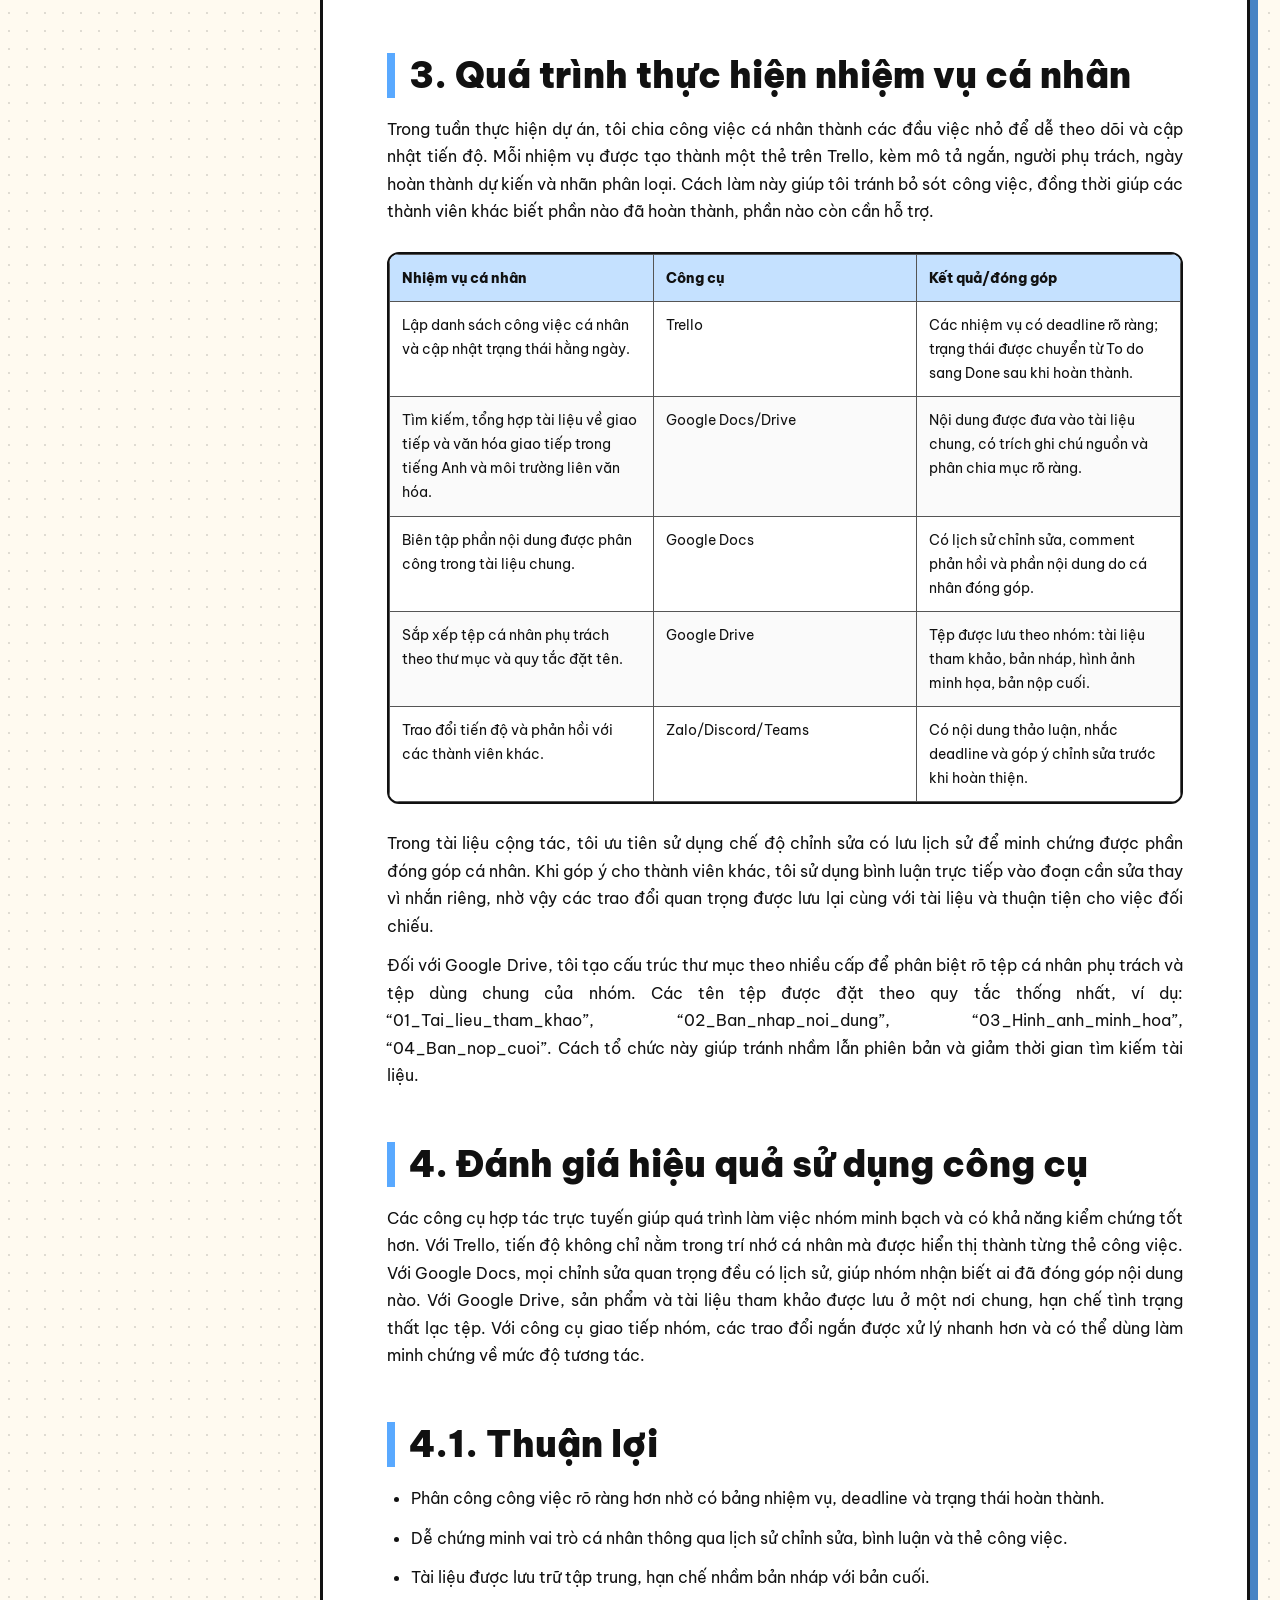
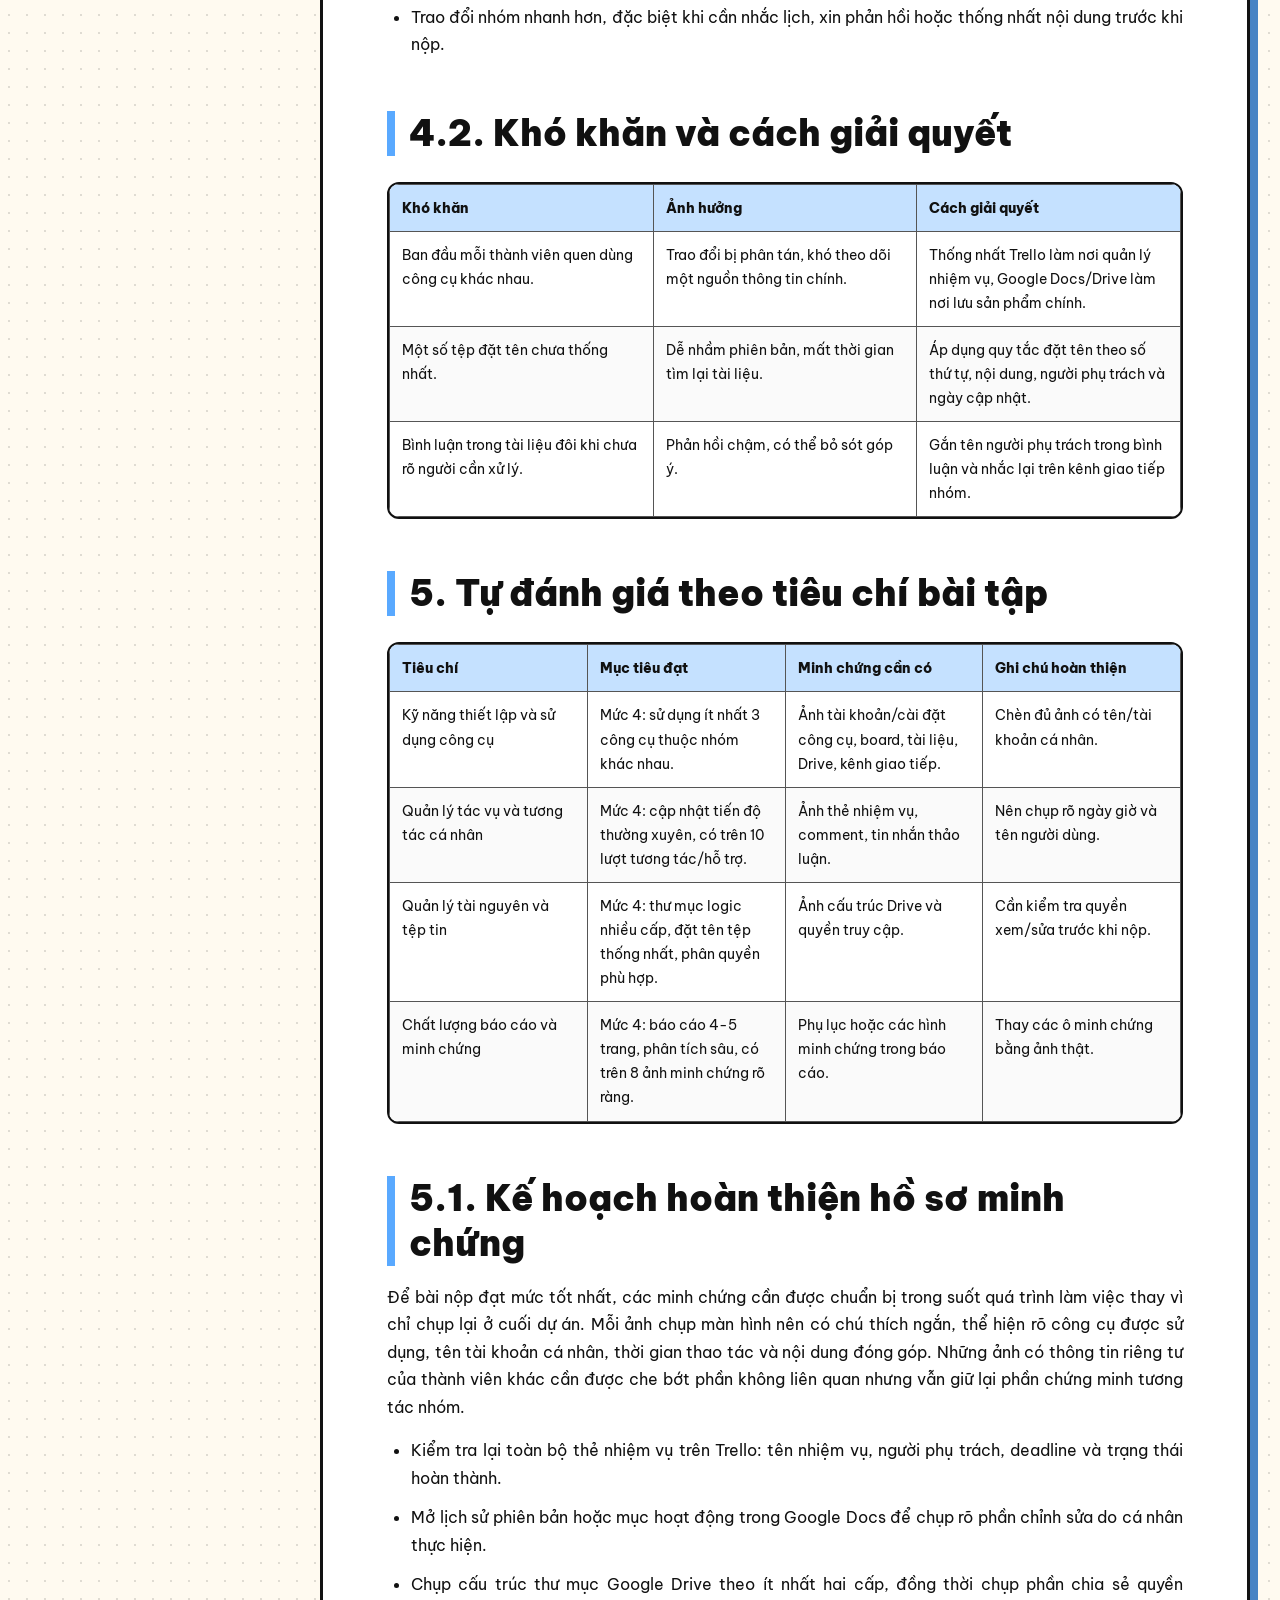
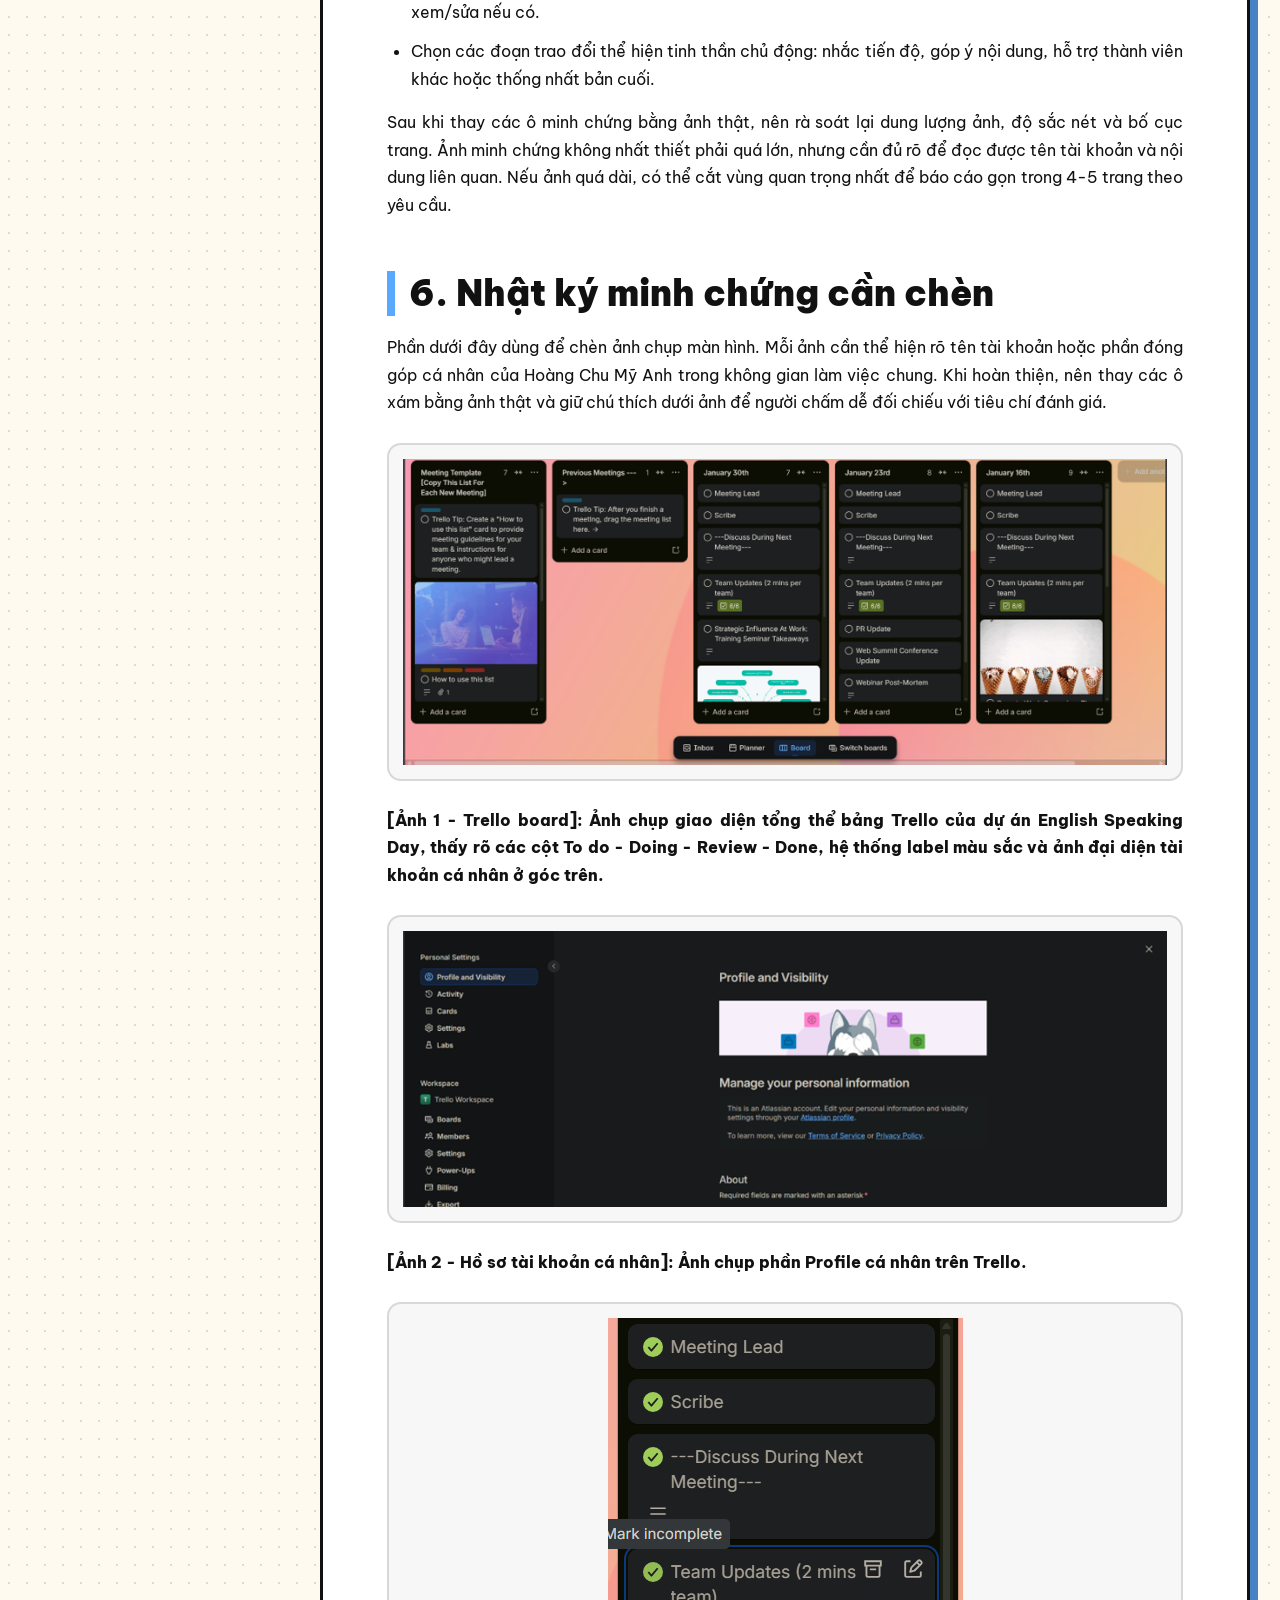
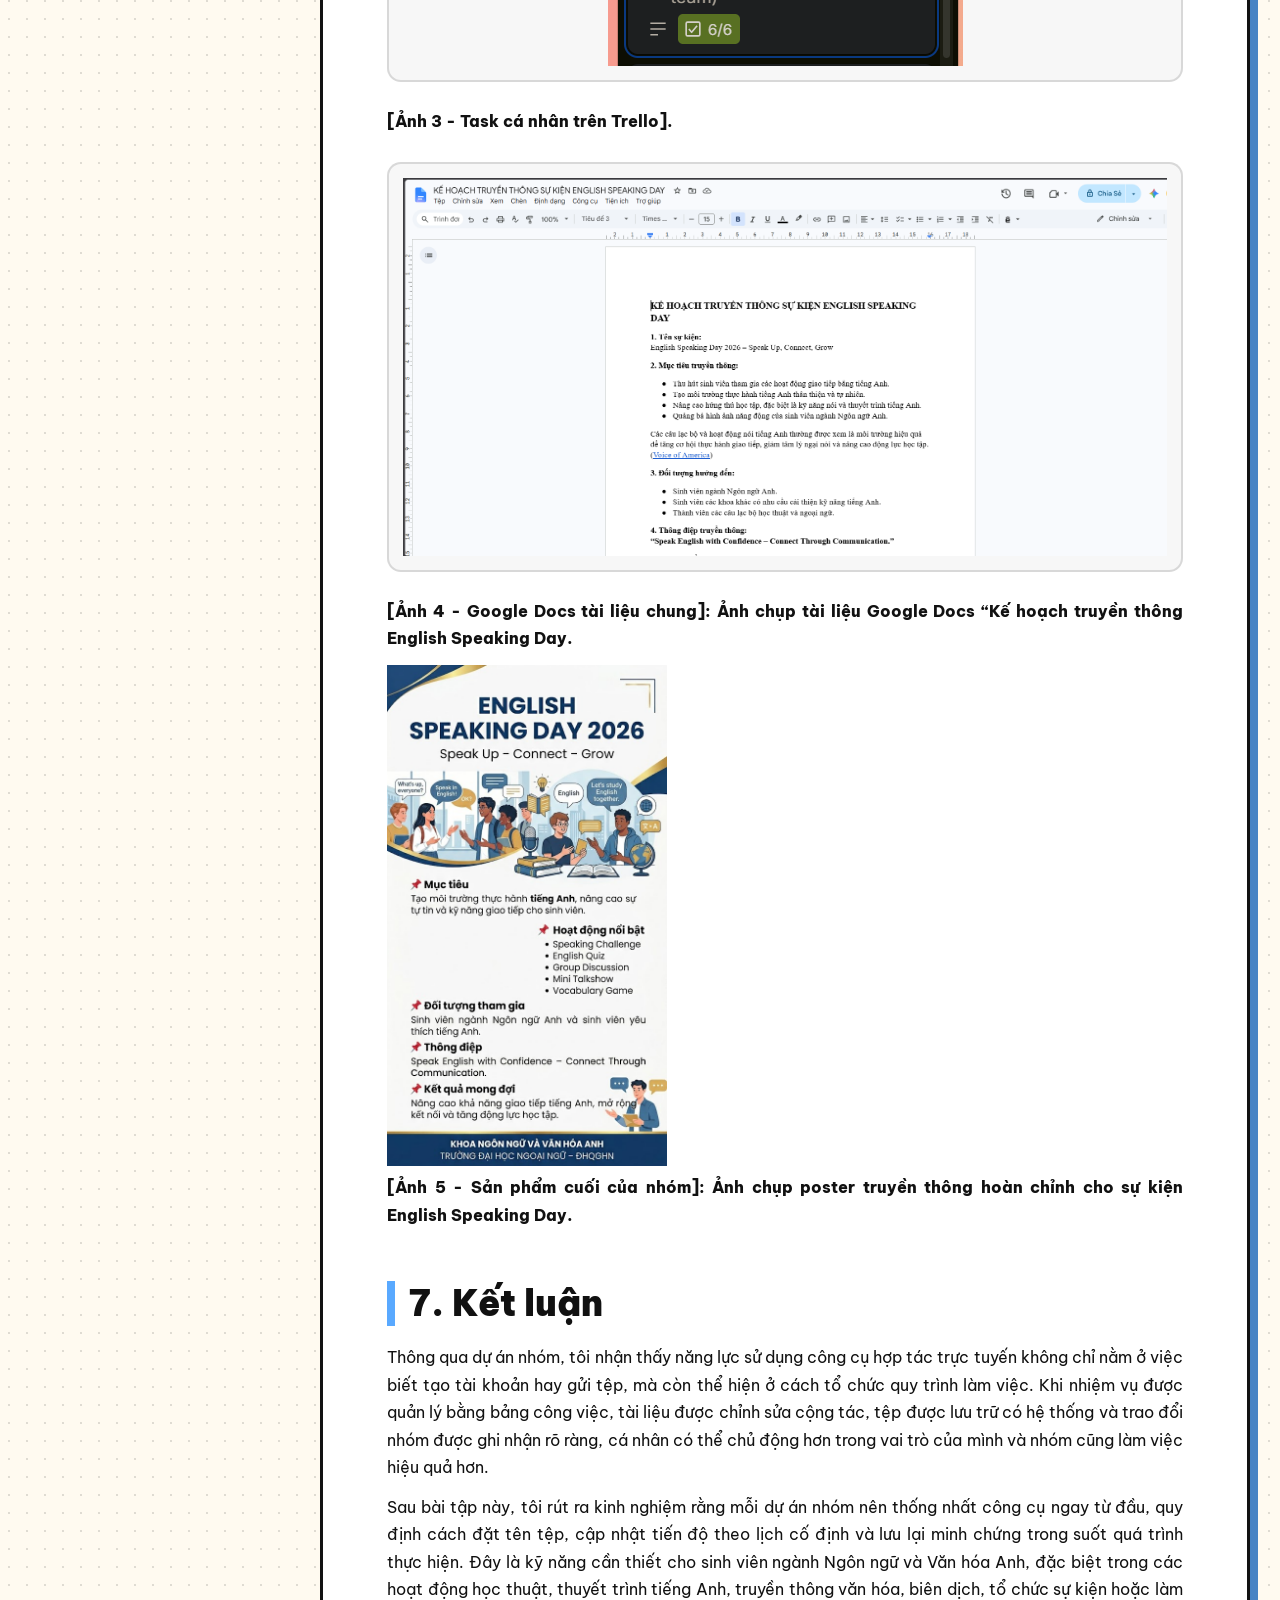
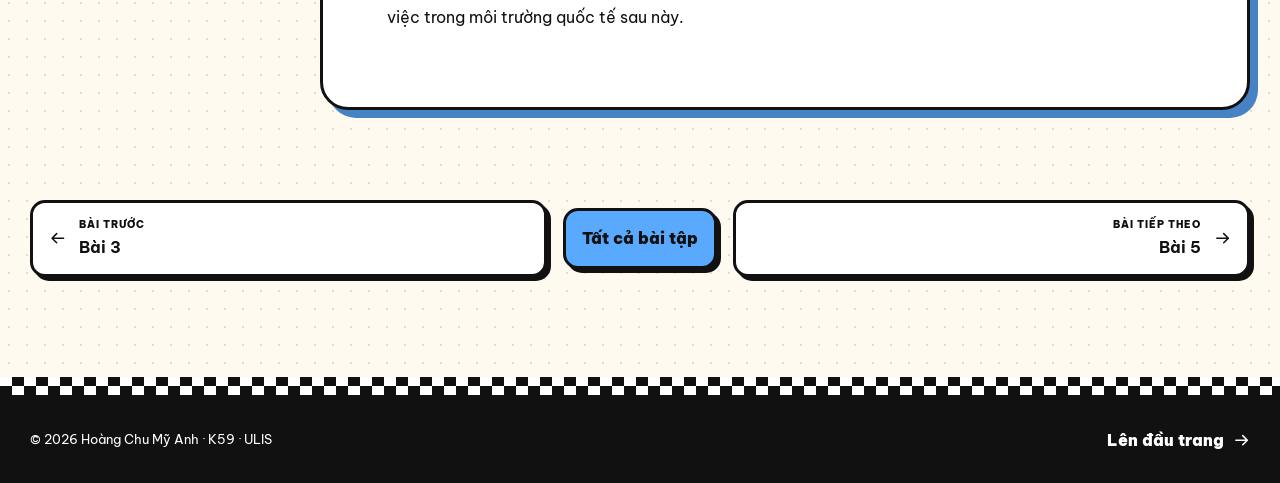
<file: bai-4.html>
<!doctype html>
<html lang="vi">
<head>
  <meta charset="utf-8">
  <meta name="viewport" content="width=device-width, initial-scale=1">
  <meta name="description" content="Bài 4: Công cụ trực tuyến trong hợp tác nhóm - Portfolio Hoàng Chu Mỹ Anh.">
  <meta name="theme-color" content="#ff5f91">
  <title>Bài 4 · Công cụ trực tuyến trong hợp tác nhóm | Hoàng Chu Mỹ Anh</title>
  <link rel="icon" href="assets/brand/favicon.svg" type="image/svg+xml">
  <link rel="preconnect" href="https://fonts.googleapis.com">
  <link rel="preconnect" href="https://fonts.gstatic.com" crossorigin>
  <link rel="stylesheet" href="style.css">
  <script src="script.js" defer></script>
</head>
<body class="assignment-page assignment-blue">
<a class="skip-link" href="#main">Bỏ qua điều hướng</a>

<header class="site-header" id="top">
  <a class="brand" href="index.html" aria-label="Trang chủ Hoàng Chu Mỹ Anh"><img src="assets/brand/logo-my-anh.png" alt="Mỹ Anh Portfolio Network"></a>
  <button class="menu-button" type="button" aria-expanded="false" aria-controls="site-nav" aria-label="Mở menu"><svg viewBox="0 0 24 24" aria-hidden="true"><path d="M4 7h16M4 12h16M4 17h16"/></svg></button>
  <nav class="nav-links" id="site-nav" aria-label="Điều hướng chính">
    <a href="index.html#trang-chu">Trang chủ</a>
    <a href="index.html#gioi-thieu">Giới thiệu</a>
    <a href="index.html#bai-tap">Bài tập</a>
    <a href="index.html#lien-he">Liên hệ</a>
  </nav>
</header>
<div class="checker-line" aria-hidden="true"></div>

<main id="main">
  <section class="assignment-hero section-shell">
    <div class="assignment-hero-copy reveal">
      <a class="back-link" href="index.html#bai-tap"><svg viewBox="0 0 24 24" aria-hidden="true"><path d="M19 12H5M10 6l-6 6 6 6"/></svg> Quay lại danh sách</a>
      <span class="assignment-badge">Bài 4 · Làm việc nhóm</span>
      <h1>Công cụ trực tuyến trong hợp tác nhóm</h1>
      <p>Quản lý nhiệm vụ, tài liệu, tệp và giao tiếp nhóm bằng các công cụ hợp tác trực tuyến.</p>
      <div class="assignment-meta"><span>Hoàng Chu Mỹ Anh</span><span>25040391</span><span>K59</span></div>
    </div>
    <div class="assignment-channel-card reveal" style="--delay:90ms">
      <span class="channel-now">NOW SHOWING</span>
      <strong>04</strong>
      <small>English Speaking Day 2026</small>
      <img src="assets/characters/rigby.png" alt="" aria-hidden="true">
    </div>
  </section>

  <div class="article-layout section-shell">
    <aside class="article-sidebar reveal">
      <div class="sidebar-box">
        <span class="sidebar-title">Trong bài này</span>
        <nav class="toc" data-toc aria-label="Mục lục bài"></nav>
      </div>
      <a class="sidebar-email" href="mailto:hwangchuie957@gmail.com">Trao đổi về bài này <svg viewBox="0 0 24 24" aria-hidden="true"><rect x="3" y="5" width="18" height="14" rx="2"/><path d="m4 7 8 6 8-6"/></svg></a>
    </aside>
    <article class="report-content reveal" data-report>
      <p><strong>ĐẠI HỌC QUỐC GIA HÀ NỘI<br/>
TRƯỜNG ĐẠI HỌC NGOẠI NGỮ</strong></p>
<figure class="report-figure"><img alt="Ý nghĩa Logo ULIS – Trường Đại học Ngoại ngữ – Đại học Quốc gia Hà Nội" decoding="async" loading="lazy" src="assets/docs/bai-4/media/image1.png" style="max-width:100%;height:auto;"/></figure>
<p><strong><br/>
BÁO CÁO CÁ NHÂN</strong></p>
<p><strong>SỬ DỤNG CÔNG CỤ TRỰC TUYẾN TRONG HỢP TÁC NHÓM</strong></p>
<div class="table-scroll"><table>
<colgroup>
<col style="width: 28%"/>
<col style="width: 71%"/>
</colgroup>
<thead>
<tr class="header">
<th><strong>Sinh viên</strong></th>
<th>Hoàng Chu Mỹ Anh</th>
</tr>
</thead>
<tbody>
<tr class="odd">
<td><strong>Ngành</strong></td>
<td>Ngôn ngữ Anh</td>
</tr>
<tr class="even">
<td><strong>Khoa</strong></td>
<td>Ngôn ngữ và Văn hóa Anh</td>
</tr>
<tr class="odd">
<td><strong>Trường</strong></td>
<td>Trường Đại học Ngoại ngữ - ĐHQGHN</td>
</tr>
<tr class="even">
<td><strong>Mã sinh viên</strong></td>
<td>25040391</td>
</tr>
<tr class="odd">
<td><strong>Lớp</strong></td>
<td>VNU1001_E252058</td>
</tr>
</tbody>
</table></div>
<p><em><br/>
Hà Nội, 2026.</em></p>
<p><strong>1. Thông tin chung và bối cảnh thực hiện</strong></p>
<p>Bài báo cáo này trình bày quá trình cá nhân tham gia thiết lập, sử
dụng và quản lý các công cụ hợp tác trực tuyến trong một dự án nhóm nhỏ.
Trọng tâm của báo cáo là vai trò cá nhân, cách phối hợp với các thành
viên, mức độ chủ động trong quản lý nhiệm vụ và khả năng lưu trữ minh
chứng làm việc một cách khoa học.</p>
<p>Đề tài dự án nhóm được sử dụng trong báo cáo: “Xây dựng kế hoạch
truyền thông cho sự kiện English Speaking Day: Giao lưu văn hóa Việt Nam
và các nước nói tiếng Anh”. Đây là một chủ đề phù hợp với ngành Ngôn ngữ
và Văn hóa Anh vì đòi hỏi nhóm phải tìm hiểu nội dung văn hóa, biên tập
tài liệu, phân công phần việc và trình bày sản phẩm theo hình thức có
tính học thuật.</p>
<p>Vai trò cá nhân của Hoàng Chu Mỹ Anh trong dự án là hỗ trợ quản lý
tiến độ, tổng hợp tài liệu liên quan đến văn hóa các nước nói tiếng Anh,
kỹ năng giao tiếp tiếng Anh và hoạt động giao lưu liên văn hóa, kỹ năng
giao tiếp tiếng Anh và hoạt động giao lưu liên văn hóa, biên tập một
phần nội dung trong tài liệu chung, đồng thời tổ chức thư mục minh chứng
để phục vụ việc nộp bài. Trong quá trình làm việc, cá nhân sử dụng bốn
nhóm công cụ: quản lý dự án, soạn thảo cộng tác, lưu trữ tệp và giao
tiếp nhóm.</p>
<h2 id="các-công-cụ-đã-sử-dụng">2. Các công cụ đã sử dụng</h2>
<div class="table-scroll"><table>
<colgroup>
<col style="width: 25%"/>
<col style="width: 25%"/>
<col style="width: 25%"/>
<col style="width: 25%"/>
</colgroup>
<thead>
<tr class="header">
<th><strong>Nhóm công cụ</strong></th>
<th><strong>Công cụ sử dụng</strong></th>
<th><strong>Mục đích sử dụng</strong></th>
<th><strong>Minh chứng cần chèn</strong></th>
</tr>
</thead>
<tbody>
<tr class="odd">
<td>Quản lý dự án</td>
<td>Trello</td>
<td>Tạo bảng công việc, phân chia nhiệm vụ, đặt deadline, cập nhật trạng
thái To do - Doing - Done.</td>
<td>Ảnh board, card cá nhân, deadline</td>
</tr>
<tr class="even">
<td>Soạn thảo cộng tác</td>
<td>Google Docs</td>
<td>Cùng chỉnh sửa nội dung, theo dõi lịch sử chỉnh sửa, góp ý qua
comment/suggestion.</td>
<td>Ảnh lịch sử chỉnh sửa, comment</td>
</tr>
<tr class="odd">
<td>Lưu trữ và chia sẻ tệp</td>
<td>Google Drive</td>
<td>Tạo thư mục nhiều cấp, đặt tên tệp thống nhất, phân quyền
xem/sửa.</td>
<td>Ảnh cấu trúc thư mục, quyền truy cập</td>
</tr>
<tr class="even">
<td>Giao tiếp nhóm</td>
<td>Zalo/Discord/Teams</td>
<td>Trao đổi tiến độ, nhắc lịch họp, phản hồi nội dung và thống nhất bản
cuối.</td>
<td>Ảnh trao đổi nhóm có tên tài khoản</td>
</tr>
</tbody>
</table></div>
<p>Việc kết hợp các công cụ trên giúp quá trình làm việc nhóm rõ ràng
hơn so với cách trao đổi rời rạc qua tin nhắn. Trello thể hiện tiến độ
nhiệm vụ, Google Docs cho phép nhiều người chỉnh sửa cùng một tài liệu,
Google Drive giúp lưu trữ có hệ thống, còn công cụ giao tiếp nhóm hỗ trợ
phản hồi nhanh khi phát sinh vấn đề.</p>
<h2 id="quá-trình-thực-hiện-nhiệm-vụ-cá-nhân">3. Quá trình thực hiện
nhiệm vụ cá nhân</h2>
<p>Trong tuần thực hiện dự án, tôi chia công việc cá nhân thành các đầu
việc nhỏ để dễ theo dõi và cập nhật tiến độ. Mỗi nhiệm vụ được tạo thành
một thẻ trên Trello, kèm mô tả ngắn, người phụ trách, ngày hoàn thành dự
kiến và nhãn phân loại. Cách làm này giúp tôi tránh bỏ sót công việc,
đồng thời giúp các thành viên khác biết phần nào đã hoàn thành, phần nào
còn cần hỗ trợ.</p>
<div class="table-scroll"><table>
<colgroup>
<col style="width: 33%"/>
<col style="width: 33%"/>
<col style="width: 33%"/>
</colgroup>
<thead>
<tr class="header">
<th><strong>Nhiệm vụ cá nhân</strong></th>
<th><strong>Công cụ</strong></th>
<th><strong>Kết quả/đóng góp</strong></th>
</tr>
</thead>
<tbody>
<tr class="odd">
<td>Lập danh sách công việc cá nhân và cập nhật trạng thái hằng
ngày.</td>
<td>Trello</td>
<td>Các nhiệm vụ có deadline rõ ràng; trạng thái được chuyển từ To do
sang Done sau khi hoàn thành.</td>
</tr>
<tr class="even">
<td>Tìm kiếm, tổng hợp tài liệu về giao tiếp và văn hóa giao tiếp trong
tiếng Anh và môi trường liên văn hóa.</td>
<td>Google Docs/Drive</td>
<td>Nội dung được đưa vào tài liệu chung, có trích ghi chú nguồn và phân
chia mục rõ ràng.</td>
</tr>
<tr class="odd">
<td>Biên tập phần nội dung được phân công trong tài liệu chung.</td>
<td>Google Docs</td>
<td>Có lịch sử chỉnh sửa, comment phản hồi và phần nội dung do cá nhân
đóng góp.</td>
</tr>
<tr class="even">
<td>Sắp xếp tệp cá nhân phụ trách theo thư mục và quy tắc đặt tên.</td>
<td>Google Drive</td>
<td>Tệp được lưu theo nhóm: tài liệu tham khảo, bản nháp, hình ảnh minh
họa, bản nộp cuối.</td>
</tr>
<tr class="odd">
<td>Trao đổi tiến độ và phản hồi với các thành viên khác.</td>
<td>Zalo/Discord/Teams</td>
<td>Có nội dung thảo luận, nhắc deadline và góp ý chỉnh sửa trước khi
hoàn thiện.</td>
</tr>
</tbody>
</table></div>
<p>Trong tài liệu cộng tác, tôi ưu tiên sử dụng chế độ chỉnh sửa có lưu
lịch sử để minh chứng được phần đóng góp cá nhân. Khi góp ý cho thành
viên khác, tôi sử dụng bình luận trực tiếp vào đoạn cần sửa thay vì nhắn
riêng, nhờ vậy các trao đổi quan trọng được lưu lại cùng với tài liệu và
thuận tiện cho việc đối chiếu.</p>
<p>Đối với Google Drive, tôi tạo cấu trúc thư mục theo nhiều cấp để phân
biệt rõ tệp cá nhân phụ trách và tệp dùng chung của nhóm. Các tên tệp
được đặt theo quy tắc thống nhất, ví dụ: “01_Tai_lieu_tham_khao”,
“02_Ban_nhap_noi_dung”, “03_Hinh_anh_minh_hoa”, “04_Ban_nop_cuoi”. Cách
tổ chức này giúp tránh nhầm lẫn phiên bản và giảm thời gian tìm kiếm tài
liệu.</p>
<h2 id="đánh-giá-hiệu-quả-sử-dụng-công-cụ">4. Đánh giá hiệu quả sử dụng
công cụ</h2>
<p>Các công cụ hợp tác trực tuyến giúp quá trình làm việc nhóm minh bạch
và có khả năng kiểm chứng tốt hơn. Với Trello, tiến độ không chỉ nằm
trong trí nhớ cá nhân mà được hiển thị thành từng thẻ công việc. Với
Google Docs, mọi chỉnh sửa quan trọng đều có lịch sử, giúp nhóm nhận
biết ai đã đóng góp nội dung nào. Với Google Drive, sản phẩm và tài liệu
tham khảo được lưu ở một nơi chung, hạn chế tình trạng thất lạc tệp. Với
công cụ giao tiếp nhóm, các trao đổi ngắn được xử lý nhanh hơn và có thể
dùng làm minh chứng về mức độ tương tác.</p>
<h2 id="thuận-lợi">4.1. Thuận lợi</h2>
<ul>
<li><p>Phân công công việc rõ ràng hơn nhờ có bảng nhiệm vụ, deadline và
trạng thái hoàn thành.</p></li>
<li><p>Dễ chứng minh vai trò cá nhân thông qua lịch sử chỉnh sửa, bình
luận và thẻ công việc.</p></li>
<li><p>Tài liệu được lưu trữ tập trung, hạn chế nhầm bản nháp với bản
cuối.</p></li>
<li><p>Trao đổi nhóm nhanh hơn, đặc biệt khi cần nhắc lịch, xin phản hồi
hoặc thống nhất nội dung trước khi nộp.</p></li>
</ul>
<h2 id="khó-khăn-và-cách-giải-quyết">4.2. Khó khăn và cách giải
quyết</h2>
<div class="table-scroll"><table>
<colgroup>
<col style="width: 33%"/>
<col style="width: 33%"/>
<col style="width: 33%"/>
</colgroup>
<thead>
<tr class="header">
<th><strong>Khó khăn</strong></th>
<th><strong>Ảnh hưởng</strong></th>
<th><strong>Cách giải quyết</strong></th>
</tr>
</thead>
<tbody>
<tr class="odd">
<td>Ban đầu mỗi thành viên quen dùng công cụ khác nhau.</td>
<td>Trao đổi bị phân tán, khó theo dõi một nguồn thông tin chính.</td>
<td>Thống nhất Trello làm nơi quản lý nhiệm vụ, Google Docs/Drive làm
nơi lưu sản phẩm chính.</td>
</tr>
<tr class="even">
<td>Một số tệp đặt tên chưa thống nhất.</td>
<td>Dễ nhầm phiên bản, mất thời gian tìm lại tài liệu.</td>
<td>Áp dụng quy tắc đặt tên theo số thứ tự, nội dung, người phụ trách và
ngày cập nhật.</td>
</tr>
<tr class="odd">
<td>Bình luận trong tài liệu đôi khi chưa rõ người cần xử lý.</td>
<td>Phản hồi chậm, có thể bỏ sót góp ý.</td>
<td>Gắn tên người phụ trách trong bình luận và nhắc lại trên kênh giao
tiếp nhóm.</td>
</tr>
</tbody>
</table></div>
<h2 id="tự-đánh-giá-theo-tiêu-chí-bài-tập">5. Tự đánh giá theo tiêu chí
bài tập</h2>
<div class="table-scroll"><table>
<colgroup>
<col style="width: 25%"/>
<col style="width: 25%"/>
<col style="width: 25%"/>
<col style="width: 25%"/>
</colgroup>
<thead>
<tr class="header">
<th><strong>Tiêu chí</strong></th>
<th><strong>Mục tiêu đạt</strong></th>
<th><strong>Minh chứng cần có</strong></th>
<th><strong>Ghi chú hoàn thiện</strong></th>
</tr>
</thead>
<tbody>
<tr class="odd">
<td>Kỹ năng thiết lập và sử dụng công cụ</td>
<td>Mức 4: sử dụng ít nhất 3 công cụ thuộc nhóm khác nhau.</td>
<td>Ảnh tài khoản/cài đặt công cụ, board, tài liệu, Drive, kênh giao
tiếp.</td>
<td>Chèn đủ ảnh có tên/tài khoản cá nhân.</td>
</tr>
<tr class="even">
<td>Quản lý tác vụ và tương tác cá nhân</td>
<td>Mức 4: cập nhật tiến độ thường xuyên, có trên 10 lượt tương tác/hỗ
trợ.</td>
<td>Ảnh thẻ nhiệm vụ, comment, tin nhắn thảo luận.</td>
<td>Nên chụp rõ ngày giờ và tên người dùng.</td>
</tr>
<tr class="odd">
<td>Quản lý tài nguyên và tệp tin</td>
<td>Mức 4: thư mục logic nhiều cấp, đặt tên tệp thống nhất, phân quyền
phù hợp.</td>
<td>Ảnh cấu trúc Drive và quyền truy cập.</td>
<td>Cần kiểm tra quyền xem/sửa trước khi nộp.</td>
</tr>
<tr class="even">
<td>Chất lượng báo cáo và minh chứng</td>
<td>Mức 4: báo cáo 4-5 trang, phân tích sâu, có trên 8 ảnh minh chứng rõ
ràng.</td>
<td>Phụ lục hoặc các hình minh chứng trong báo cáo.</td>
<td>Thay các ô minh chứng bằng ảnh thật.</td>
</tr>
</tbody>
</table></div>
<h2 id="kế-hoạch-hoàn-thiện-hồ-sơ-minh-chứng">5.1. Kế hoạch hoàn thiện
hồ sơ minh chứng</h2>
<p>Để bài nộp đạt mức tốt nhất, các minh chứng cần được chuẩn bị trong
suốt quá trình làm việc thay vì chỉ chụp lại ở cuối dự án. Mỗi ảnh chụp
màn hình nên có chú thích ngắn, thể hiện rõ công cụ được sử dụng, tên
tài khoản cá nhân, thời gian thao tác và nội dung đóng góp. Những ảnh có
thông tin riêng tư của thành viên khác cần được che bớt phần không liên
quan nhưng vẫn giữ lại phần chứng minh tương tác nhóm.</p>
<ul>
<li><p>Kiểm tra lại toàn bộ thẻ nhiệm vụ trên Trello: tên nhiệm vụ,
người phụ trách, deadline và trạng thái hoàn thành.</p></li>
<li><p>Mở lịch sử phiên bản hoặc mục hoạt động trong Google Docs để chụp
rõ phần chỉnh sửa do cá nhân thực hiện.</p></li>
<li><p>Chụp cấu trúc thư mục Google Drive theo ít nhất hai cấp, đồng
thời chụp phần chia sẻ quyền xem/sửa nếu có.</p></li>
<li><p>Chọn các đoạn trao đổi thể hiện tinh thần chủ động: nhắc tiến độ,
góp ý nội dung, hỗ trợ thành viên khác hoặc thống nhất bản
cuối.</p></li>
</ul>
<p>Sau khi thay các ô minh chứng bằng ảnh thật, nên rà soát lại dung
lượng ảnh, độ sắc nét và bố cục trang. Ảnh minh chứng không nhất thiết
phải quá lớn, nhưng cần đủ rõ để đọc được tên tài khoản và nội dung liên
quan. Nếu ảnh quá dài, có thể cắt vùng quan trọng nhất để báo cáo gọn
trong 4-5 trang theo yêu cầu.</p>
<h2 id="nhật-ký-minh-chứng-cần-chèn">6. Nhật ký minh chứng cần chèn</h2>
<p>Phần dưới đây dùng để chèn ảnh chụp màn hình. Mỗi ảnh cần thể hiện rõ
tên tài khoản hoặc phần đóng góp cá nhân của Hoàng Chu Mỹ Anh trong
không gian làm việc chung. Khi hoàn thiện, nên thay các ô xám bằng ảnh
thật và giữ chú thích dưới ảnh để người chấm dễ đối chiếu với tiêu chí
đánh giá.</p>
<figure class="report-figure"><img alt="Minh chứng Bài 4" decoding="async" loading="lazy" src="assets/docs/bai-4/media/image2.png" style="max-width:100%;height:auto;"/></figure>
<p><strong>[Ảnh 1 - Trello board]: Ảnh chụp giao diện tổng thể bảng
Trello của dự án English Speaking Day, thấy rõ các cột To do - Doing -
Review - Done, hệ thống label màu sắc và ảnh đại diện tài khoản cá nhân
ở góc trên.</strong></p>
<figure class="report-figure"><img alt="Minh chứng Bài 4" decoding="async" loading="lazy" src="assets/docs/bai-4/media/image3.png" style="max-width:100%;height:auto;"/></figure>
<p><strong>[Ảnh 2 - Hồ sơ tài khoản cá nhân]: Ảnh chụp phần Profile cá
nhân trên Trello.</strong></p>
<figure class="report-figure"><img alt="Minh chứng Bài 4" decoding="async" loading="lazy" src="assets/docs/bai-4/media/image4.png" style="max-width:100%;height:auto;"/></figure>
<p><strong>[Ảnh 3 - Task cá nhân trên Trello].</strong></p>
<figure class="report-figure"><img alt="Minh chứng Bài 4" decoding="async" loading="lazy" src="assets/docs/bai-4/media/image5.png" style="max-width:100%;height:auto;"/></figure>
<p><strong>[Ảnh 4 - Google Docs tài liệu chung]: Ảnh chụp tài liệu
Google Docs “Kế hoạch truyền thông English Speaking Day.</strong></p>
<p><img src="assets/docs/bai-4/media/image6.png" style="width:2.91256in;height:5.21391in"/><br/>
<strong>[Ảnh 5 - Sản phẩm cuối của nhóm]: Ảnh chụp poster truyền thông
hoàn chỉnh cho sự kiện English Speaking Day.</strong></p>
<h2 id="kết-luận">7. Kết luận</h2>
<p>Thông qua dự án nhóm, tôi nhận thấy năng lực sử dụng công cụ hợp tác
trực tuyến không chỉ nằm ở việc biết tạo tài khoản hay gửi tệp, mà còn
thể hiện ở cách tổ chức quy trình làm việc. Khi nhiệm vụ được quản lý
bằng bảng công việc, tài liệu được chỉnh sửa cộng tác, tệp được lưu trữ
có hệ thống và trao đổi nhóm được ghi nhận rõ ràng, cá nhân có thể chủ
động hơn trong vai trò của mình và nhóm cũng làm việc hiệu quả hơn.</p>
<p>Sau bài tập này, tôi rút ra kinh nghiệm rằng mỗi dự án nhóm nên thống
nhất công cụ ngay từ đầu, quy định cách đặt tên tệp, cập nhật tiến độ
theo lịch cố định và lưu lại minh chứng trong suốt quá trình thực hiện.
Đây là kỹ năng cần thiết cho sinh viên ngành Ngôn ngữ và Văn hóa Anh,
đặc biệt trong các hoạt động học thuật, thuyết trình tiếng Anh, truyền
thông văn hóa, biên dịch, tổ chức sự kiện hoặc làm việc trong môi trường
quốc tế sau này.</p>

    </article>
  </div>

  <nav class="assignment-pagination section-shell" aria-label="Chuyển bài">
    <a href="bai-3.html"><svg viewBox="0 0 24 24" aria-hidden="true"><path d="M19 12H5M10 6l-6 6 6 6"/></svg><span><small>Bài trước</small><strong>Bài 3</strong></span></a>
    <a href="index.html#bai-tap" class="all-projects"><span>Tất cả bài tập</span></a>
    <a href="bai-5.html"><span><small>Bài tiếp theo</small><strong>Bài 5</strong></span><svg viewBox="0 0 24 24" aria-hidden="true"><path d="M5 12h14M14 6l6 6-6 6"/></svg></a>
  </nav>
</main>
<footer class="site-footer">
  <div class="footer-checker" aria-hidden="true"></div>
  <div class="footer-inner"><p>© <span data-year></span> Hoàng Chu Mỹ Anh · K59 · ULIS</p><a href="#top">Lên đầu trang <svg viewBox="0 0 24 24" aria-hidden="true"><path d="M5 12h14M14 6l6 6-6 6"/></svg></a></div>
</footer>
<div class="lightbox" data-lightbox hidden role="dialog" aria-modal="true" aria-label="Xem ảnh minh chứng">
  <button type="button" class="lightbox-close" aria-label="Đóng ảnh"><svg viewBox="0 0 24 24" aria-hidden="true"><path d="m6 6 12 12M18 6 6 18"/></svg></button>
  <img alt="Ảnh minh chứng phóng to">
</div>
</body>
</html>
</file>
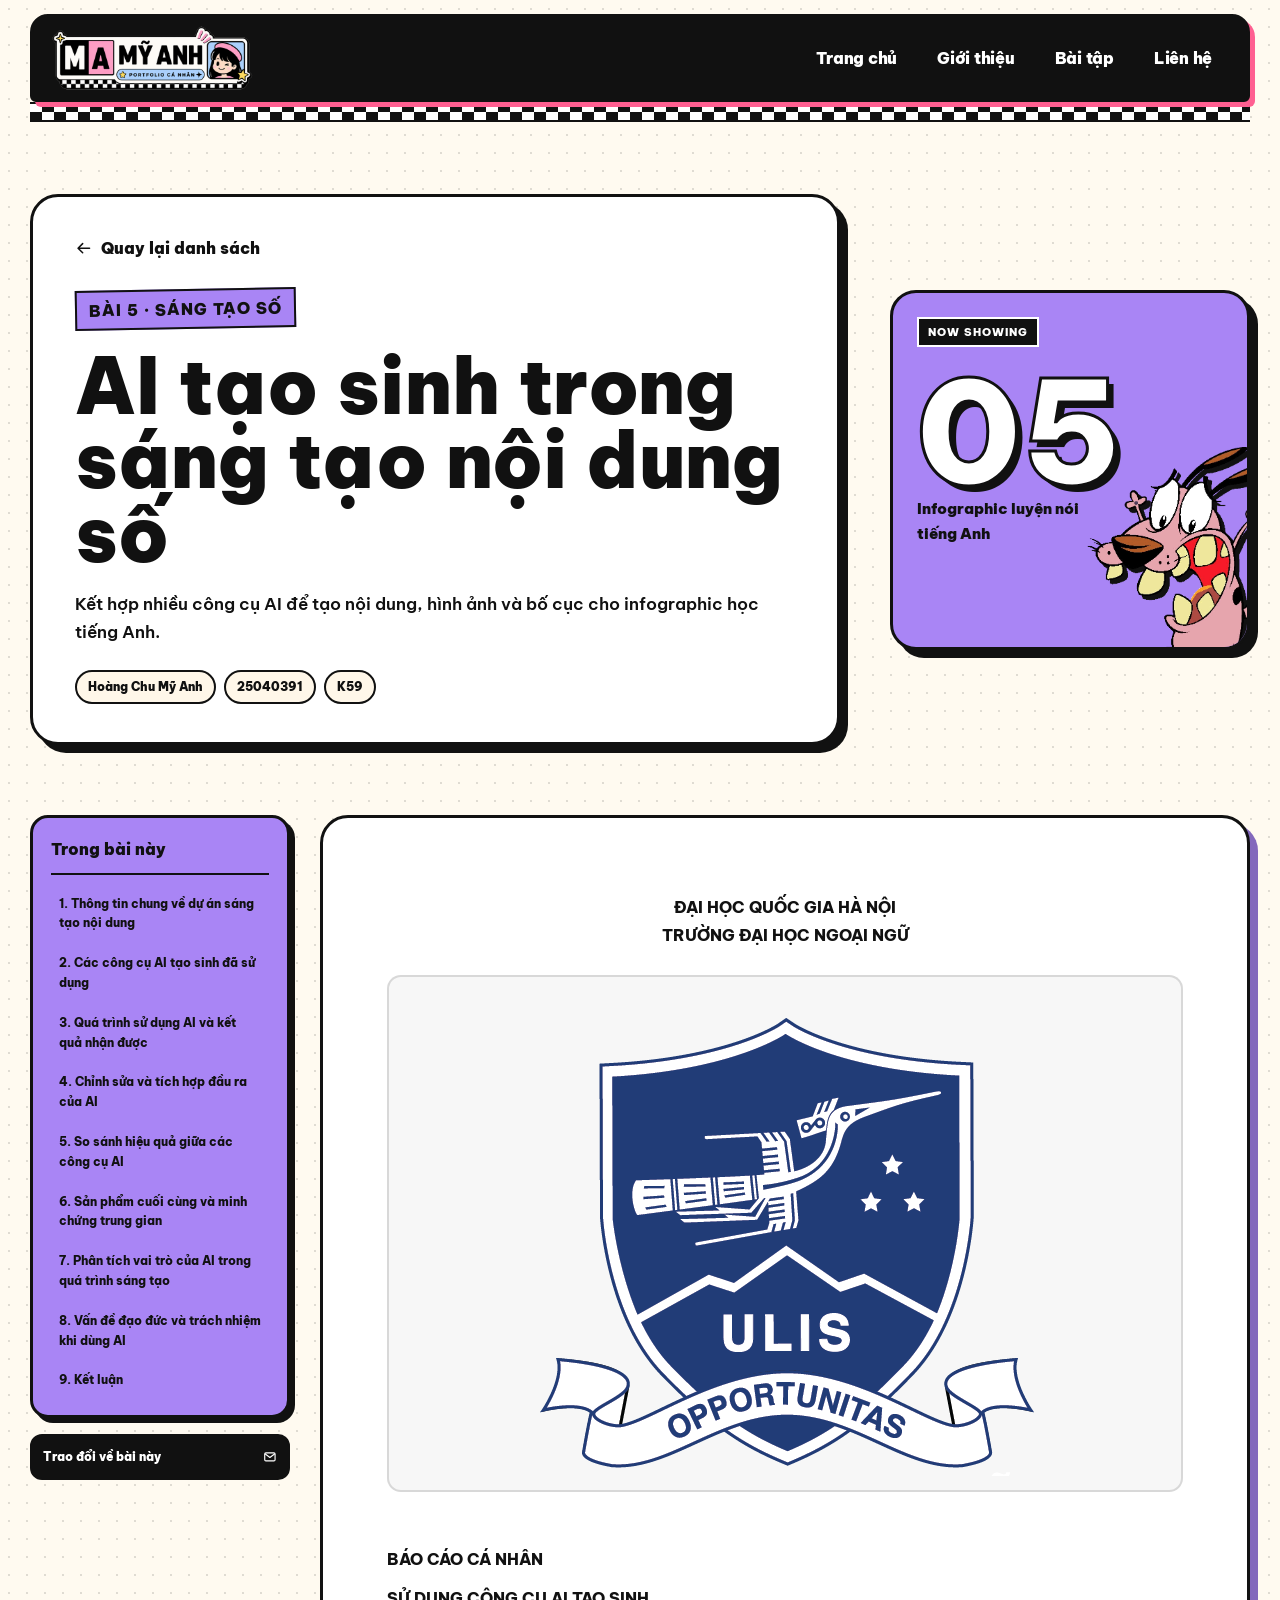
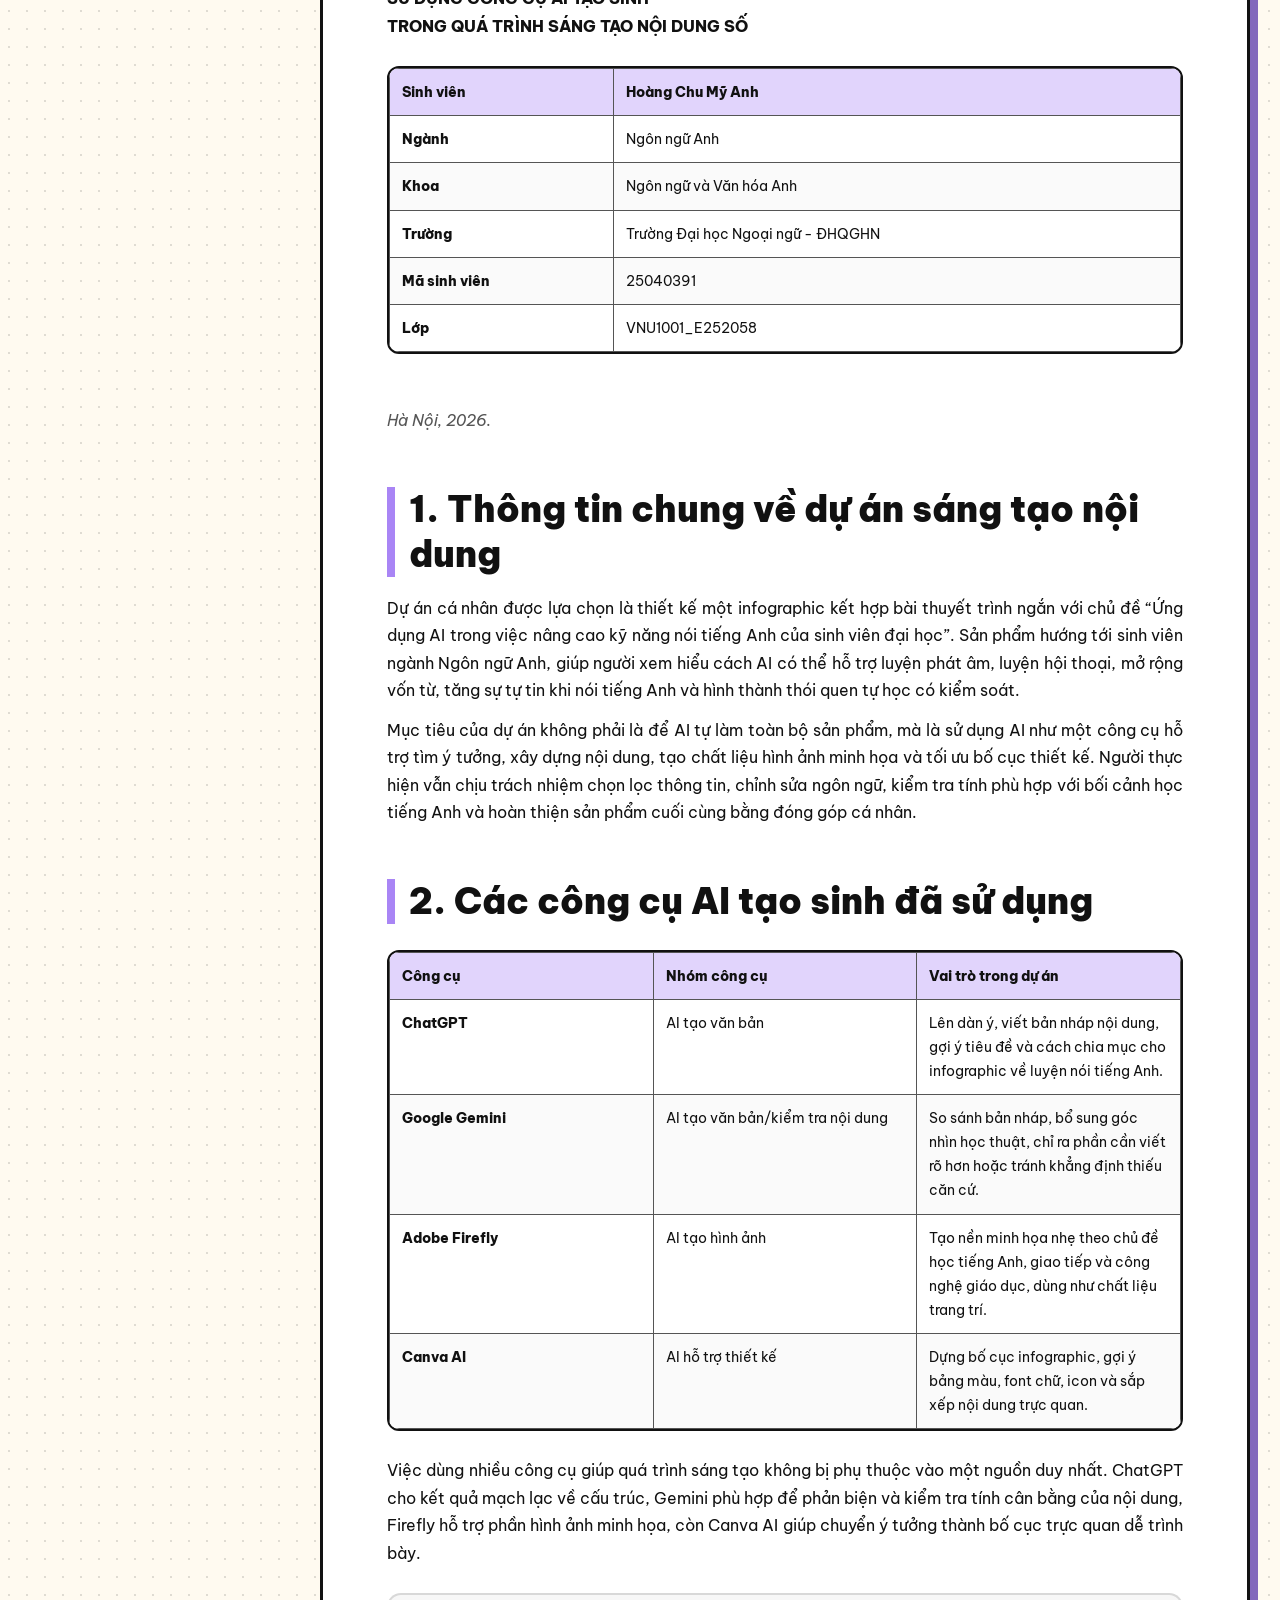
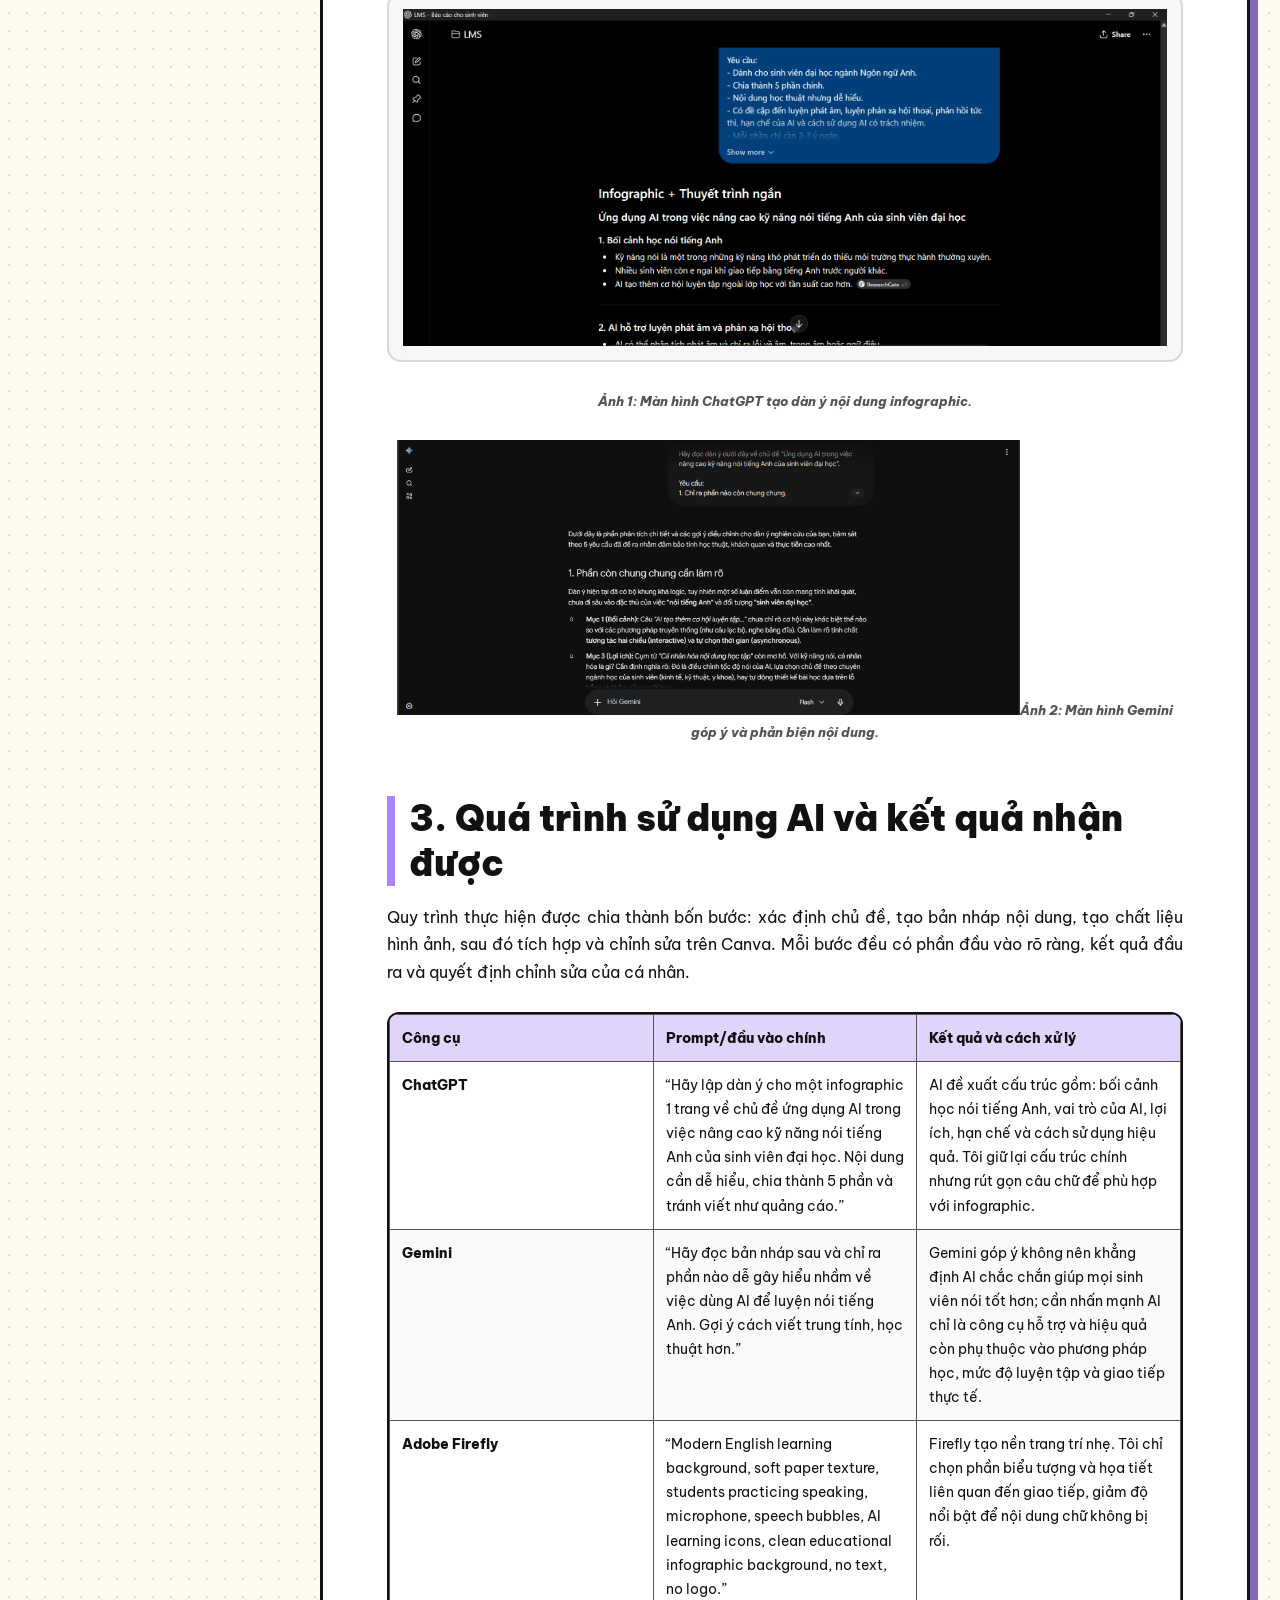
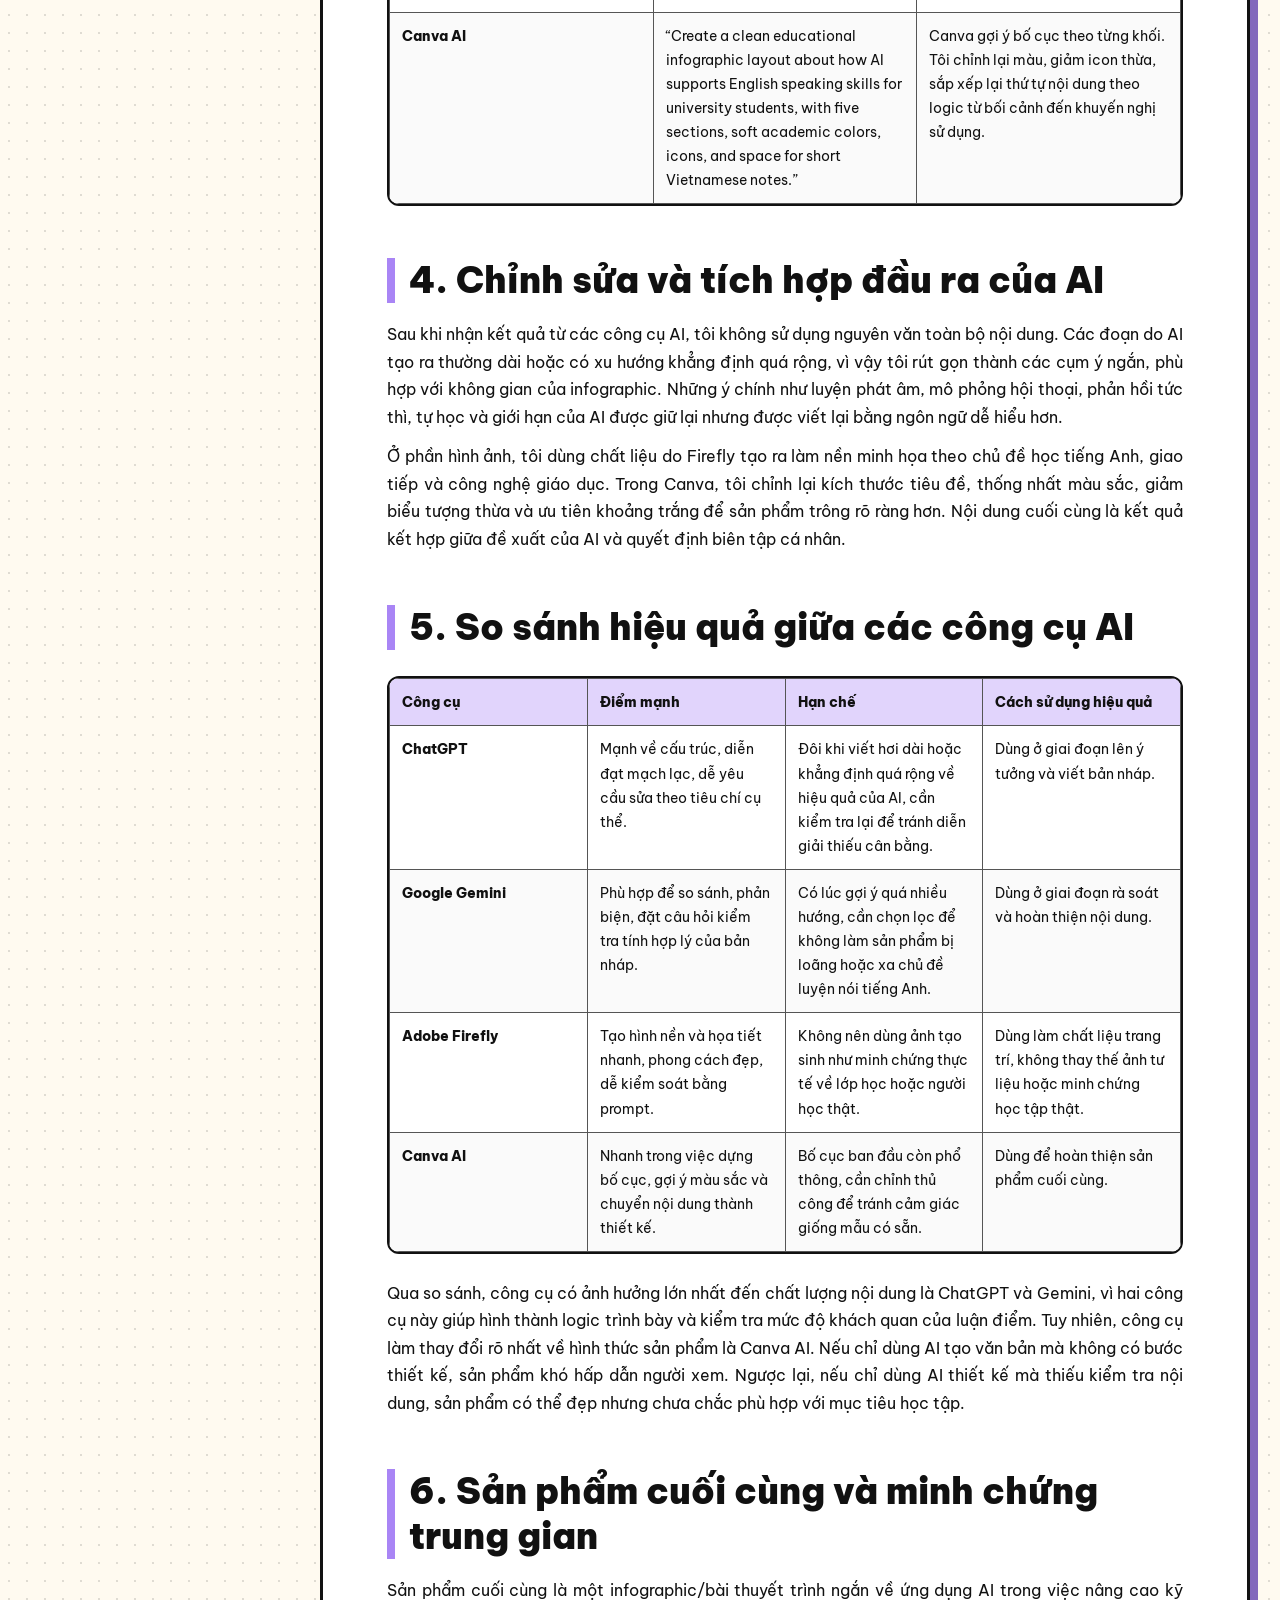
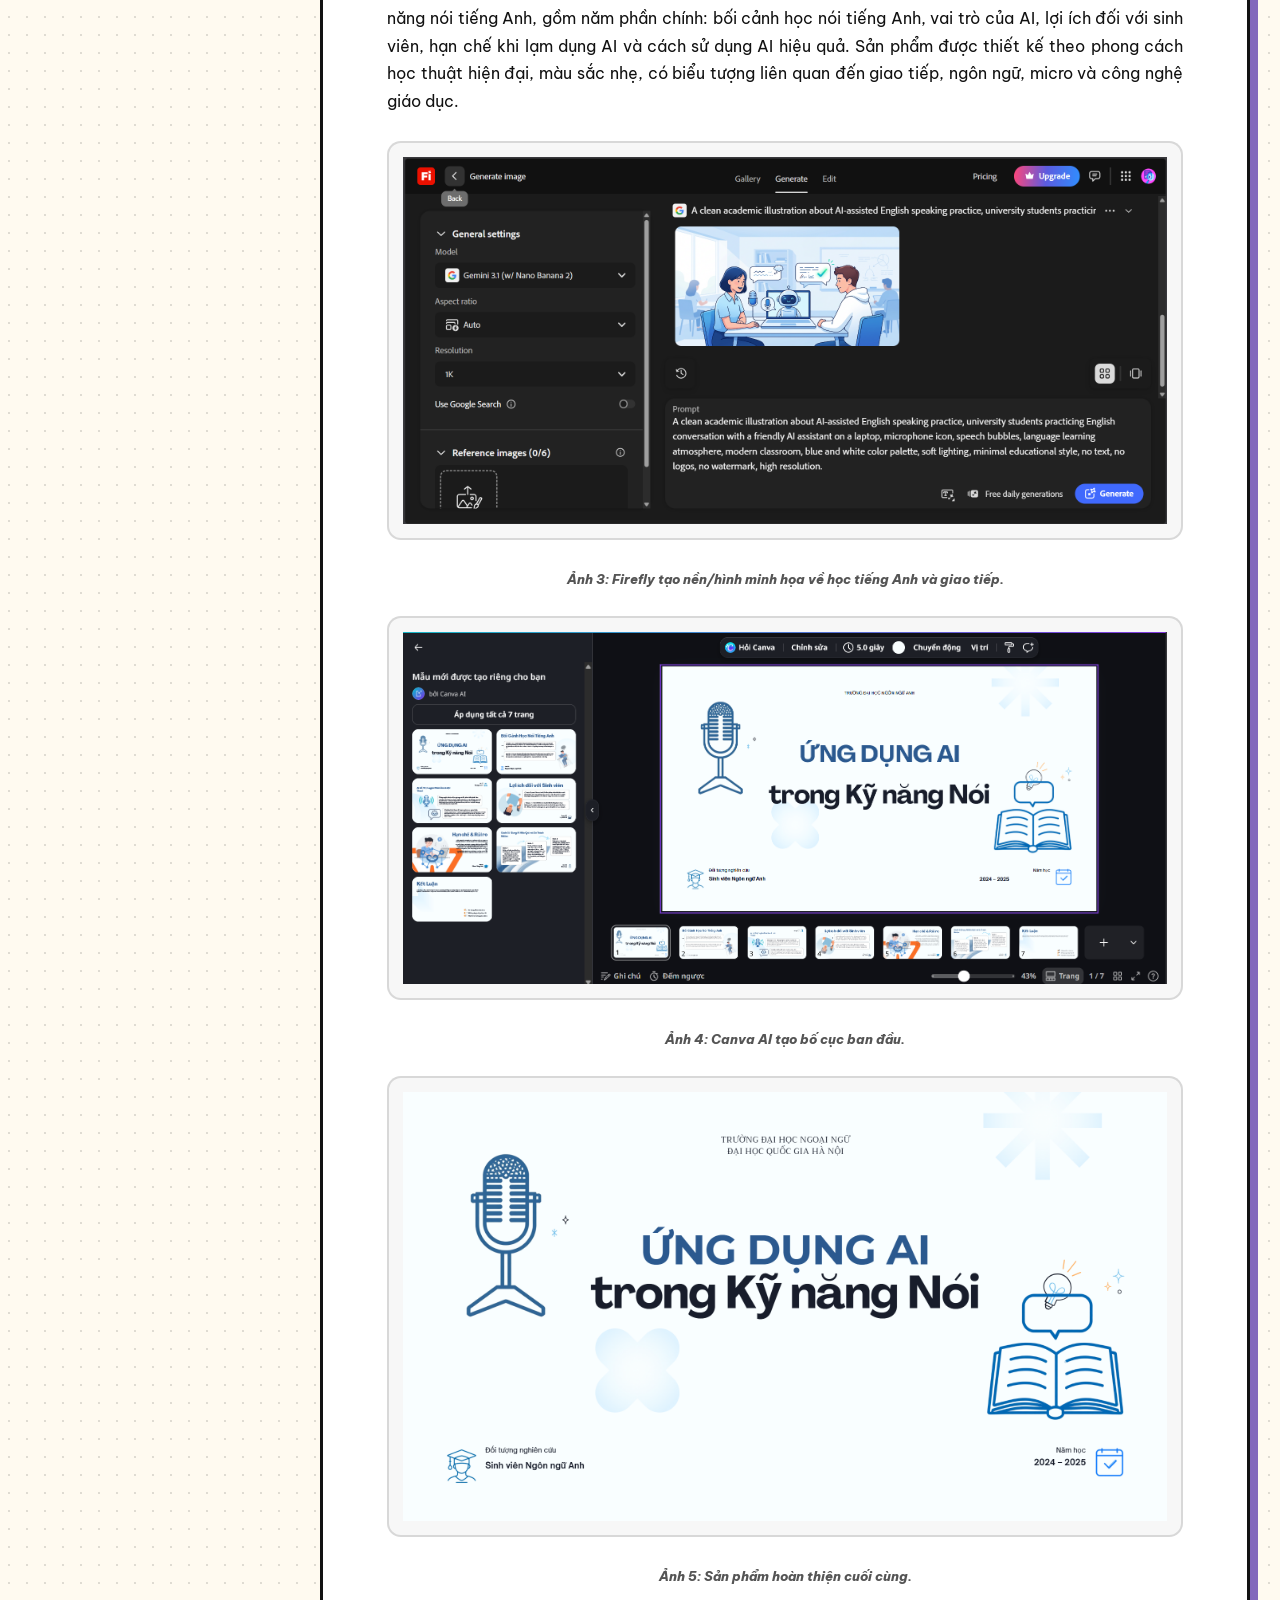
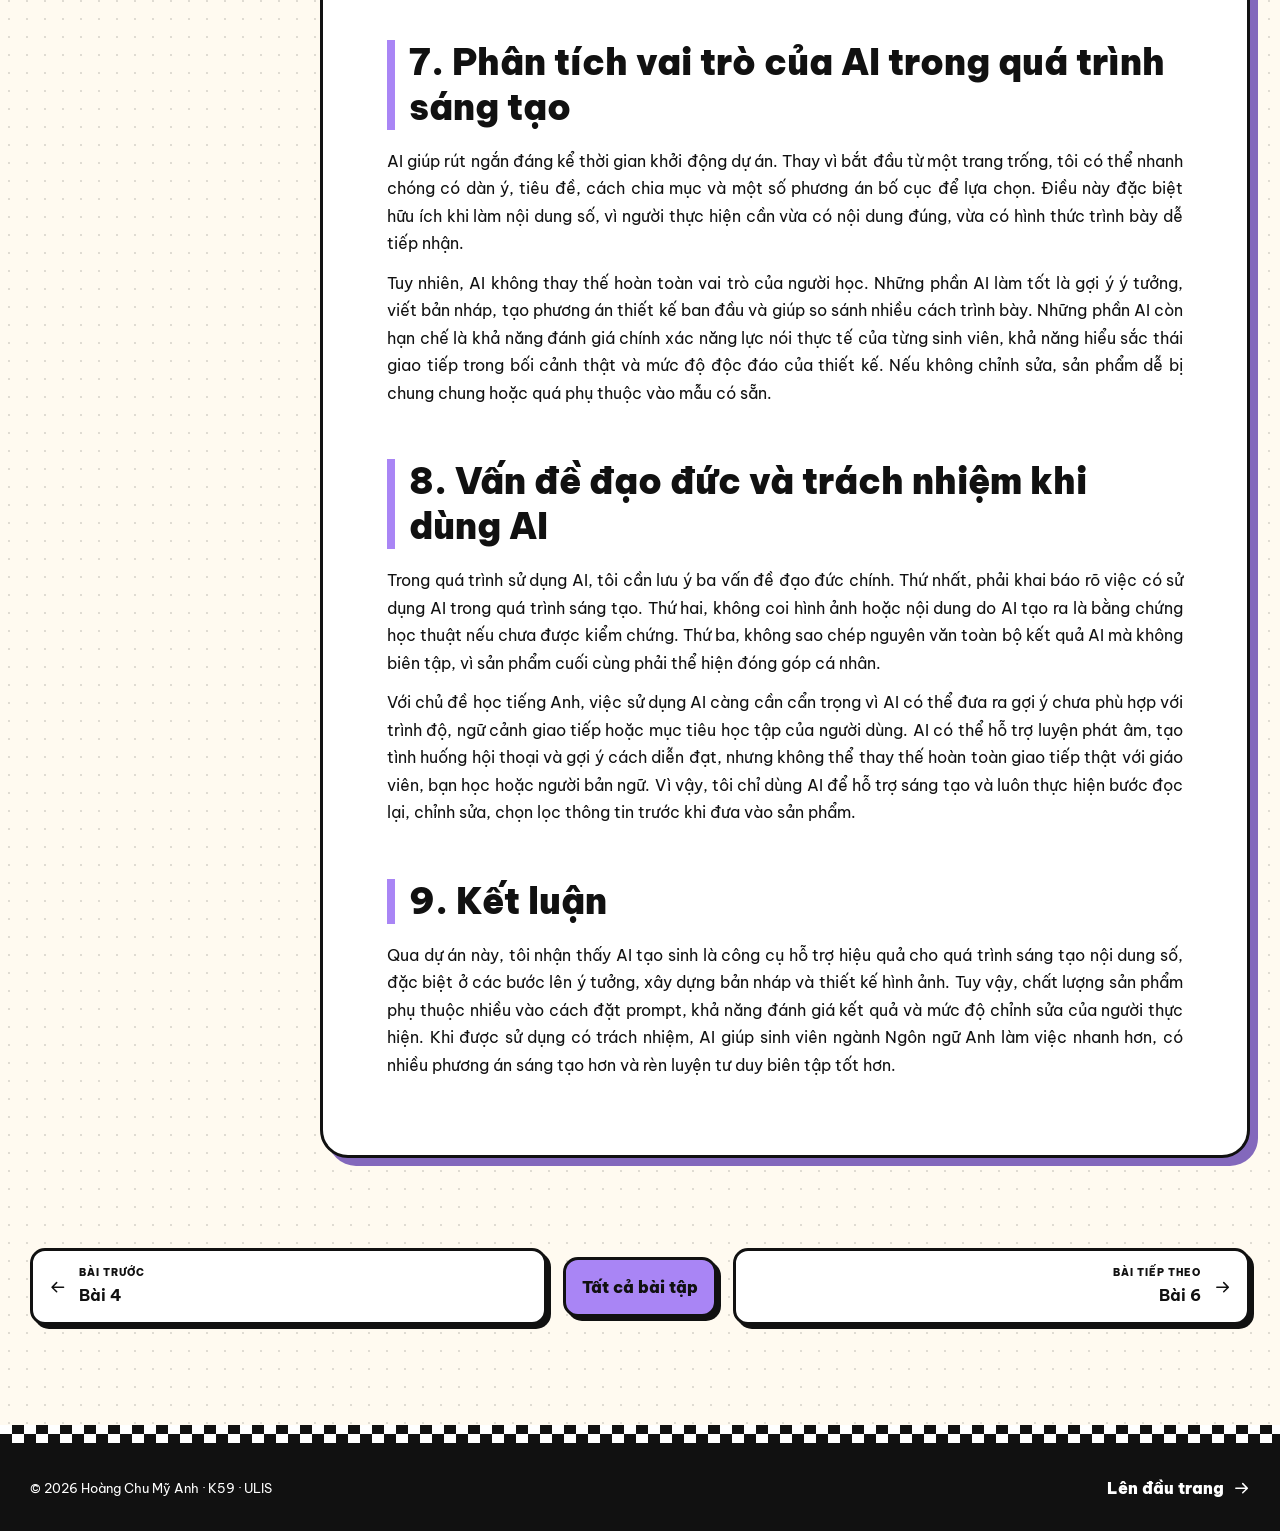
<file: bai-5.html>
<!doctype html>
<html lang="vi">
<head>
  <meta charset="utf-8">
  <meta name="viewport" content="width=device-width, initial-scale=1">
  <meta name="description" content="Bài 5: AI tạo sinh trong sáng tạo nội dung số - Portfolio Hoàng Chu Mỹ Anh.">
  <meta name="theme-color" content="#ff5f91">
  <title>Bài 5 · AI tạo sinh trong sáng tạo nội dung số | Hoàng Chu Mỹ Anh</title>
  <link rel="icon" href="assets/brand/favicon.svg" type="image/svg+xml">
  <link rel="preconnect" href="https://fonts.googleapis.com">
  <link rel="preconnect" href="https://fonts.gstatic.com" crossorigin>
  <link rel="stylesheet" href="style.css">
  <script src="script.js" defer></script>
</head>
<body class="assignment-page assignment-purple">
<a class="skip-link" href="#main">Bỏ qua điều hướng</a>

<header class="site-header" id="top">
  <a class="brand" href="index.html" aria-label="Trang chủ Hoàng Chu Mỹ Anh"><img src="assets/brand/logo-my-anh.png" alt="Mỹ Anh Portfolio Network"></a>
  <button class="menu-button" type="button" aria-expanded="false" aria-controls="site-nav" aria-label="Mở menu"><svg viewBox="0 0 24 24" aria-hidden="true"><path d="M4 7h16M4 12h16M4 17h16"/></svg></button>
  <nav class="nav-links" id="site-nav" aria-label="Điều hướng chính">
    <a href="index.html#trang-chu">Trang chủ</a>
    <a href="index.html#gioi-thieu">Giới thiệu</a>
    <a href="index.html#bai-tap">Bài tập</a>
    <a href="index.html#lien-he">Liên hệ</a>
  </nav>
</header>
<div class="checker-line" aria-hidden="true"></div>

<main id="main">
  <section class="assignment-hero section-shell">
    <div class="assignment-hero-copy reveal">
      <a class="back-link" href="index.html#bai-tap"><svg viewBox="0 0 24 24" aria-hidden="true"><path d="M19 12H5M10 6l-6 6 6 6"/></svg> Quay lại danh sách</a>
      <span class="assignment-badge">Bài 5 · Sáng tạo số</span>
      <h1>AI tạo sinh trong sáng tạo nội dung số</h1>
      <p>Kết hợp nhiều công cụ AI để tạo nội dung, hình ảnh và bố cục cho infographic học tiếng Anh.</p>
      <div class="assignment-meta"><span>Hoàng Chu Mỹ Anh</span><span>25040391</span><span>K59</span></div>
    </div>
    <div class="assignment-channel-card reveal" style="--delay:90ms">
      <span class="channel-now">NOW SHOWING</span>
      <strong>05</strong>
      <small>Infographic luyện nói tiếng Anh</small>
      <img src="assets/characters/coragem.png" alt="" aria-hidden="true">
    </div>
  </section>

  <div class="article-layout section-shell">
    <aside class="article-sidebar reveal">
      <div class="sidebar-box">
        <span class="sidebar-title">Trong bài này</span>
        <nav class="toc" data-toc aria-label="Mục lục bài"></nav>
      </div>
      <a class="sidebar-email" href="mailto:hwangchuie957@gmail.com">Trao đổi về bài này <svg viewBox="0 0 24 24" aria-hidden="true"><rect x="3" y="5" width="18" height="14" rx="2"/><path d="m4 7 8 6 8-6"/></svg></a>
    </aside>
    <article class="report-content reveal" data-report>
      <p><strong>ĐẠI HỌC QUỐC GIA HÀ NỘI<br/>
TRƯỜNG ĐẠI HỌC NGOẠI NGỮ</strong></p>
<figure class="report-figure"><img alt="Ý nghĩa Logo ULIS – Trường Đại học Ngoại ngữ – Đại học Quốc gia Hà Nội" decoding="async" loading="lazy" src="assets/docs/bai-5/media/image1.png" style="max-width:100%;height:auto;"/></figure>
<p><strong><br/>
BÁO CÁO CÁ NHÂN</strong></p>
<p><strong>SỬ DỤNG CÔNG CỤ AI TẠO SINH<br/>
TRONG QUÁ TRÌNH SÁNG TẠO NỘI DUNG SỐ</strong></p>
<div class="table-scroll"><table>
<colgroup>
<col style="width: 28%"/>
<col style="width: 71%"/>
</colgroup>
<thead>
<tr class="header">
<th><strong>Sinh viên</strong></th>
<th>Hoàng Chu Mỹ Anh</th>
</tr>
</thead>
<tbody>
<tr class="odd">
<td><strong>Ngành</strong></td>
<td>Ngôn ngữ Anh</td>
</tr>
<tr class="even">
<td><strong>Khoa</strong></td>
<td>Ngôn ngữ và Văn hóa Anh</td>
</tr>
<tr class="odd">
<td><strong>Trường</strong></td>
<td>Trường Đại học Ngoại ngữ - ĐHQGHN</td>
</tr>
<tr class="even">
<td><strong>Mã sinh viên</strong></td>
<td>25040391</td>
</tr>
<tr class="odd">
<td><strong>Lớp</strong></td>
<td>VNU1001_E252058</td>
</tr>
</tbody>
</table></div>
<p><em><br/>
Hà Nội, 2026.</em></p>
<h2 id="thông-tin-chung-về-dự-án-sáng-tạo-nội-dung">1. Thông tin chung
về dự án sáng tạo nội dung</h2>
<p>Dự án cá nhân được lựa chọn là thiết kế một infographic kết hợp bài
thuyết trình ngắn với chủ đề “Ứng dụng AI trong việc nâng cao kỹ năng
nói tiếng Anh của sinh viên đại học”. Sản phẩm hướng tới sinh viên ngành
Ngôn ngữ Anh, giúp người xem hiểu cách AI có thể hỗ trợ luyện phát âm,
luyện hội thoại, mở rộng vốn từ, tăng sự tự tin khi nói tiếng Anh và
hình thành thói quen tự học có kiểm soát.</p>
<p>Mục tiêu của dự án không phải là để AI tự làm toàn bộ sản phẩm, mà là
sử dụng AI như một công cụ hỗ trợ tìm ý tưởng, xây dựng nội dung, tạo
chất liệu hình ảnh minh họa và tối ưu bố cục thiết kế. Người thực hiện
vẫn chịu trách nhiệm chọn lọc thông tin, chỉnh sửa ngôn ngữ, kiểm tra
tính phù hợp với bối cảnh học tiếng Anh và hoàn thiện sản phẩm cuối cùng
bằng đóng góp cá nhân.</p>
<h2 id="các-công-cụ-ai-tạo-sinh-đã-sử-dụng">2. Các công cụ AI tạo sinh
đã sử dụng</h2>
<div class="table-scroll"><table>
<colgroup>
<col style="width: 33%"/>
<col style="width: 33%"/>
<col style="width: 33%"/>
</colgroup>
<thead>
<tr class="header">
<th><strong>Công cụ</strong></th>
<th><strong>Nhóm công cụ</strong></th>
<th><strong>Vai trò trong dự án</strong></th>
</tr>
</thead>
<tbody>
<tr class="odd">
<td><strong>ChatGPT</strong></td>
<td>AI tạo văn bản</td>
<td>Lên dàn ý, viết bản nháp nội dung, gợi ý tiêu đề và cách chia mục
cho infographic về luyện nói tiếng Anh.</td>
</tr>
<tr class="even">
<td><strong>Google Gemini</strong></td>
<td>AI tạo văn bản/kiểm tra nội dung</td>
<td>So sánh bản nháp, bổ sung góc nhìn học thuật, chỉ ra phần cần viết
rõ hơn hoặc tránh khẳng định thiếu căn cứ.</td>
</tr>
<tr class="odd">
<td><strong>Adobe Firefly</strong></td>
<td>AI tạo hình ảnh</td>
<td>Tạo nền minh họa nhẹ theo chủ đề học tiếng Anh, giao tiếp và công
nghệ giáo dục, dùng như chất liệu trang trí.</td>
</tr>
<tr class="even">
<td><strong>Canva AI</strong></td>
<td>AI hỗ trợ thiết kế</td>
<td>Dựng bố cục infographic, gợi ý bảng màu, font chữ, icon và sắp xếp
nội dung trực quan.</td>
</tr>
</tbody>
</table></div>
<p>Việc dùng nhiều công cụ giúp quá trình sáng tạo không bị phụ thuộc
vào một nguồn duy nhất. ChatGPT cho kết quả mạch lạc về cấu trúc, Gemini
phù hợp để phản biện và kiểm tra tính cân bằng của nội dung, Firefly hỗ
trợ phần hình ảnh minh họa, còn Canva AI giúp chuyển ý tưởng thành bố
cục trực quan dễ trình bày.</p>
<figure class="report-figure"><img alt="Minh chứng Bài 5" decoding="async" loading="lazy" src="assets/docs/bai-5/media/image2.png" style="max-width:100%;height:auto;"/></figure>
<p class="report-caption"><em>Ảnh 1: Màn hình ChatGPT tạo dàn ý nội dung infographic.</em></p>
<p class="report-caption"><img src="assets/docs/bai-5/media/image3.png" style="width:6.49653in;height:2.86181in"/><em>Ảnh 2: Màn hình Gemini
góp ý và phản biện nội dung.</em></p>
<h2 id="quá-trình-sử-dụng-ai-và-kết-quả-nhận-được">3. Quá trình sử dụng
AI và kết quả nhận được</h2>
<p>Quy trình thực hiện được chia thành bốn bước: xác định chủ đề, tạo
bản nháp nội dung, tạo chất liệu hình ảnh, sau đó tích hợp và chỉnh sửa
trên Canva. Mỗi bước đều có phần đầu vào rõ ràng, kết quả đầu ra và
quyết định chỉnh sửa của cá nhân.</p>
<div class="table-scroll"><table>
<colgroup>
<col style="width: 33%"/>
<col style="width: 33%"/>
<col style="width: 33%"/>
</colgroup>
<thead>
<tr class="header">
<th><strong>Công cụ</strong></th>
<th><strong>Prompt/đầu vào chính</strong></th>
<th><strong>Kết quả và cách xử lý</strong></th>
</tr>
</thead>
<tbody>
<tr class="odd">
<td><strong>ChatGPT</strong></td>
<td>“Hãy lập dàn ý cho một infographic 1 trang về chủ đề ứng dụng AI
trong việc nâng cao kỹ năng nói tiếng Anh của sinh viên đại học. Nội
dung cần dễ hiểu, chia thành 5 phần và tránh viết như quảng cáo.”</td>
<td>AI đề xuất cấu trúc gồm: bối cảnh học nói tiếng Anh, vai trò của AI,
lợi ích, hạn chế và cách sử dụng hiệu quả. Tôi giữ lại cấu trúc chính
nhưng rút gọn câu chữ để phù hợp với infographic.</td>
</tr>
<tr class="even">
<td><strong>Gemini</strong></td>
<td>“Hãy đọc bản nháp sau và chỉ ra phần nào dễ gây hiểu nhầm về việc
dùng AI để luyện nói tiếng Anh. Gợi ý cách viết trung tính, học thuật
hơn.”</td>
<td>Gemini góp ý không nên khẳng định AI chắc chắn giúp mọi sinh viên
nói tốt hơn; cần nhấn mạnh AI chỉ là công cụ hỗ trợ và hiệu quả còn phụ
thuộc vào phương pháp học, mức độ luyện tập và giao tiếp thực tế.</td>
</tr>
<tr class="odd">
<td><strong>Adobe Firefly</strong></td>
<td>“Modern English learning background, soft paper texture, students
practicing speaking, microphone, speech bubbles, AI learning icons,
clean educational infographic background, no text, no logo.”</td>
<td>Firefly tạo nền trang trí nhẹ. Tôi chỉ chọn phần biểu tượng và họa
tiết liên quan đến giao tiếp, giảm độ nổi bật để nội dung chữ không bị
rối.</td>
</tr>
<tr class="even">
<td><strong>Canva AI</strong></td>
<td>“Create a clean educational infographic layout about how AI supports
English speaking skills for university students, with five sections,
soft academic colors, icons, and space for short Vietnamese notes.”</td>
<td>Canva gợi ý bố cục theo từng khối. Tôi chỉnh lại màu, giảm icon
thừa, sắp xếp lại thứ tự nội dung theo logic từ bối cảnh đến khuyến nghị
sử dụng.</td>
</tr>
</tbody>
</table></div>
<h2 id="chỉnh-sửa-và-tích-hợp-đầu-ra-của-ai">4. Chỉnh sửa và tích hợp
đầu ra của AI</h2>
<p>Sau khi nhận kết quả từ các công cụ AI, tôi không sử dụng nguyên văn
toàn bộ nội dung. Các đoạn do AI tạo ra thường dài hoặc có xu hướng
khẳng định quá rộng, vì vậy tôi rút gọn thành các cụm ý ngắn, phù hợp
với không gian của infographic. Những ý chính như luyện phát âm, mô
phỏng hội thoại, phản hồi tức thì, tự học và giới hạn của AI được giữ
lại nhưng được viết lại bằng ngôn ngữ dễ hiểu hơn.</p>
<p>Ở phần hình ảnh, tôi dùng chất liệu do Firefly tạo ra làm nền minh
họa theo chủ đề học tiếng Anh, giao tiếp và công nghệ giáo dục. Trong
Canva, tôi chỉnh lại kích thước tiêu đề, thống nhất màu sắc, giảm biểu
tượng thừa và ưu tiên khoảng trắng để sản phẩm trông rõ ràng hơn. Nội
dung cuối cùng là kết quả kết hợp giữa đề xuất của AI và quyết định biên
tập cá nhân.</p>
<h2 id="so-sánh-hiệu-quả-giữa-các-công-cụ-ai">5. So sánh hiệu quả giữa
các công cụ AI</h2>
<div class="table-scroll"><table>
<colgroup>
<col style="width: 25%"/>
<col style="width: 25%"/>
<col style="width: 25%"/>
<col style="width: 25%"/>
</colgroup>
<thead>
<tr class="header">
<th><strong>Công cụ</strong></th>
<th><strong>Điểm mạnh</strong></th>
<th><strong>Hạn chế</strong></th>
<th><strong>Cách sử dụng hiệu quả</strong></th>
</tr>
</thead>
<tbody>
<tr class="odd">
<td><strong>ChatGPT</strong></td>
<td>Mạnh về cấu trúc, diễn đạt mạch lạc, dễ yêu cầu sửa theo tiêu chí cụ
thể.</td>
<td>Đôi khi viết hơi dài hoặc khẳng định quá rộng về hiệu quả của AI,
cần kiểm tra lại để tránh diễn giải thiếu cân bằng.</td>
<td>Dùng ở giai đoạn lên ý tưởng và viết bản nháp.</td>
</tr>
<tr class="even">
<td><strong>Google Gemini</strong></td>
<td>Phù hợp để so sánh, phản biện, đặt câu hỏi kiểm tra tính hợp lý của
bản nháp.</td>
<td>Có lúc gợi ý quá nhiều hướng, cần chọn lọc để không làm sản phẩm bị
loãng hoặc xa chủ đề luyện nói tiếng Anh.</td>
<td>Dùng ở giai đoạn rà soát và hoàn thiện nội dung.</td>
</tr>
<tr class="odd">
<td><strong>Adobe Firefly</strong></td>
<td>Tạo hình nền và họa tiết nhanh, phong cách đẹp, dễ kiểm soát bằng
prompt.</td>
<td>Không nên dùng ảnh tạo sinh như minh chứng thực tế về lớp học hoặc
người học thật.</td>
<td>Dùng làm chất liệu trang trí, không thay thế ảnh tư liệu hoặc minh
chứng học tập thật.</td>
</tr>
<tr class="even">
<td><strong>Canva AI</strong></td>
<td>Nhanh trong việc dựng bố cục, gợi ý màu sắc và chuyển nội dung thành
thiết kế.</td>
<td>Bố cục ban đầu còn phổ thông, cần chỉnh thủ công để tránh cảm giác
giống mẫu có sẵn.</td>
<td>Dùng để hoàn thiện sản phẩm cuối cùng.</td>
</tr>
</tbody>
</table></div>
<p>Qua so sánh, công cụ có ảnh hưởng lớn nhất đến chất lượng nội dung là
ChatGPT và Gemini, vì hai công cụ này giúp hình thành logic trình bày và
kiểm tra mức độ khách quan của luận điểm. Tuy nhiên, công cụ làm thay
đổi rõ nhất về hình thức sản phẩm là Canva AI. Nếu chỉ dùng AI tạo văn
bản mà không có bước thiết kế, sản phẩm khó hấp dẫn người xem. Ngược
lại, nếu chỉ dùng AI thiết kế mà thiếu kiểm tra nội dung, sản phẩm có
thể đẹp nhưng chưa chắc phù hợp với mục tiêu học tập.</p>
<h2 id="sản-phẩm-cuối-cùng-và-minh-chứng-trung-gian">6. Sản phẩm cuối
cùng và minh chứng trung gian</h2>
<p>Sản phẩm cuối cùng là một infographic/bài thuyết trình ngắn về ứng
dụng AI trong việc nâng cao kỹ năng nói tiếng Anh, gồm năm phần chính:
bối cảnh học nói tiếng Anh, vai trò của AI, lợi ích đối với sinh viên,
hạn chế khi lạm dụng AI và cách sử dụng AI hiệu quả. Sản phẩm được thiết
kế theo phong cách học thuật hiện đại, màu sắc nhẹ, có biểu tượng liên
quan đến giao tiếp, ngôn ngữ, micro và công nghệ giáo dục.</p>
<figure class="report-figure"><img alt="Minh chứng Bài 5" decoding="async" loading="lazy" src="assets/docs/bai-5/media/image4.png" style="max-width:100%;height:auto;"/></figure>
<p class="report-caption"><em>Ảnh 3: Firefly tạo nền/hình minh họa về học tiếng Anh và giao
tiếp.</em></p>
<figure class="report-figure"><img alt="Minh chứng Bài 5" decoding="async" loading="lazy" src="assets/docs/bai-5/media/image5.png" style="max-width:100%;height:auto;"/></figure>
<p class="report-caption"><em>Ảnh 4: Canva AI tạo bố cục ban đầu.</em></p>
<figure class="report-figure"><img alt="Minh chứng Bài 5" decoding="async" loading="lazy" src="assets/docs/bai-5/media/image6.png" style="max-width:100%;height:auto;"/></figure>
<p class="report-caption"><em>Ảnh 5: Sản phẩm hoàn thiện cuối cùng.</em></p>
<h2 id="phân-tích-vai-trò-của-ai-trong-quá-trình-sáng-tạo">7. Phân tích
vai trò của AI trong quá trình sáng tạo</h2>
<p>AI giúp rút ngắn đáng kể thời gian khởi động dự án. Thay vì bắt đầu
từ một trang trống, tôi có thể nhanh chóng có dàn ý, tiêu đề, cách chia
mục và một số phương án bố cục để lựa chọn. Điều này đặc biệt hữu ích
khi làm nội dung số, vì người thực hiện cần vừa có nội dung đúng, vừa có
hình thức trình bày dễ tiếp nhận.</p>
<p>Tuy nhiên, AI không thay thế hoàn toàn vai trò của người học. Những
phần AI làm tốt là gợi ý ý tưởng, viết bản nháp, tạo phương án thiết kế
ban đầu và giúp so sánh nhiều cách trình bày. Những phần AI còn hạn chế
là khả năng đánh giá chính xác năng lực nói thực tế của từng sinh viên,
khả năng hiểu sắc thái giao tiếp trong bối cảnh thật và mức độ độc đáo
của thiết kế. Nếu không chỉnh sửa, sản phẩm dễ bị chung chung hoặc quá
phụ thuộc vào mẫu có sẵn.</p>
<h2 id="vấn-đề-đạo-đức-và-trách-nhiệm-khi-dùng-ai">8. Vấn đề đạo đức và
trách nhiệm khi dùng AI</h2>
<p>Trong quá trình sử dụng AI, tôi cần lưu ý ba vấn đề đạo đức chính.
Thứ nhất, phải khai báo rõ việc có sử dụng AI trong quá trình sáng tạo.
Thứ hai, không coi hình ảnh hoặc nội dung do AI tạo ra là bằng chứng học
thuật nếu chưa được kiểm chứng. Thứ ba, không sao chép nguyên văn toàn
bộ kết quả AI mà không biên tập, vì sản phẩm cuối cùng phải thể hiện
đóng góp cá nhân.</p>
<p>Với chủ đề học tiếng Anh, việc sử dụng AI càng cần cẩn trọng vì AI có
thể đưa ra gợi ý chưa phù hợp với trình độ, ngữ cảnh giao tiếp hoặc mục
tiêu học tập của người dùng. AI có thể hỗ trợ luyện phát âm, tạo tình
huống hội thoại và gợi ý cách diễn đạt, nhưng không thể thay thế hoàn
toàn giao tiếp thật với giáo viên, bạn học hoặc người bản ngữ. Vì vậy,
tôi chỉ dùng AI để hỗ trợ sáng tạo và luôn thực hiện bước đọc lại, chỉnh
sửa, chọn lọc thông tin trước khi đưa vào sản phẩm.</p>
<h2 id="kết-luận">9. Kết luận</h2>
<p>Qua dự án này, tôi nhận thấy AI tạo sinh là công cụ hỗ trợ hiệu quả
cho quá trình sáng tạo nội dung số, đặc biệt ở các bước lên ý tưởng, xây
dựng bản nháp và thiết kế hình ảnh. Tuy vậy, chất lượng sản phẩm phụ
thuộc nhiều vào cách đặt prompt, khả năng đánh giá kết quả và mức độ
chỉnh sửa của người thực hiện. Khi được sử dụng có trách nhiệm, AI giúp
sinh viên ngành Ngôn ngữ Anh làm việc nhanh hơn, có nhiều phương án sáng
tạo hơn và rèn luyện tư duy biên tập tốt hơn.</p>

    </article>
  </div>

  <nav class="assignment-pagination section-shell" aria-label="Chuyển bài">
    <a href="bai-4.html"><svg viewBox="0 0 24 24" aria-hidden="true"><path d="M19 12H5M10 6l-6 6 6 6"/></svg><span><small>Bài trước</small><strong>Bài 4</strong></span></a>
    <a href="index.html#bai-tap" class="all-projects"><span>Tất cả bài tập</span></a>
    <a href="bai-6.html"><span><small>Bài tiếp theo</small><strong>Bài 6</strong></span><svg viewBox="0 0 24 24" aria-hidden="true"><path d="M5 12h14M14 6l6 6-6 6"/></svg></a>
  </nav>
</main>
<footer class="site-footer">
  <div class="footer-checker" aria-hidden="true"></div>
  <div class="footer-inner"><p>© <span data-year></span> Hoàng Chu Mỹ Anh · K59 · ULIS</p><a href="#top">Lên đầu trang <svg viewBox="0 0 24 24" aria-hidden="true"><path d="M5 12h14M14 6l6 6-6 6"/></svg></a></div>
</footer>
<div class="lightbox" data-lightbox hidden role="dialog" aria-modal="true" aria-label="Xem ảnh minh chứng">
  <button type="button" class="lightbox-close" aria-label="Đóng ảnh"><svg viewBox="0 0 24 24" aria-hidden="true"><path d="m6 6 12 12M18 6 6 18"/></svg></button>
  <img alt="Ảnh minh chứng phóng to">
</div>
</body>
</html>
</file>
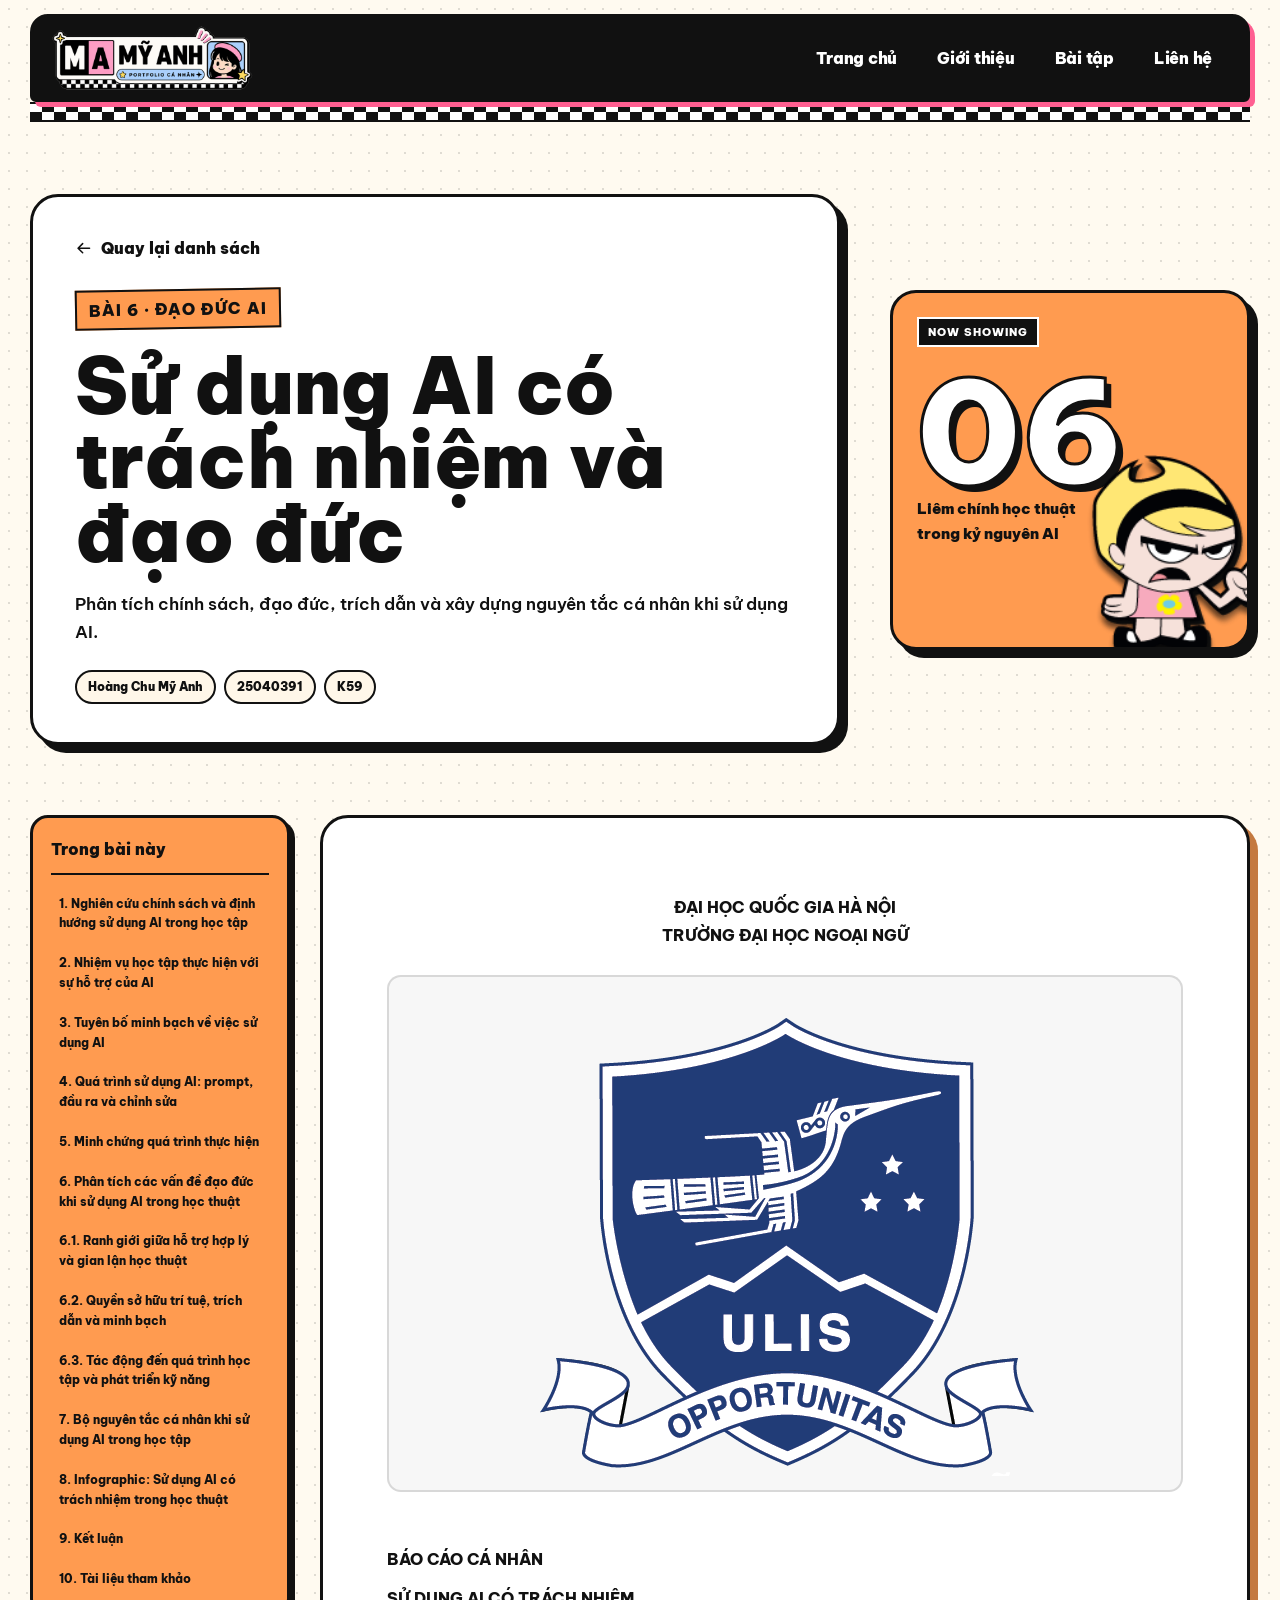
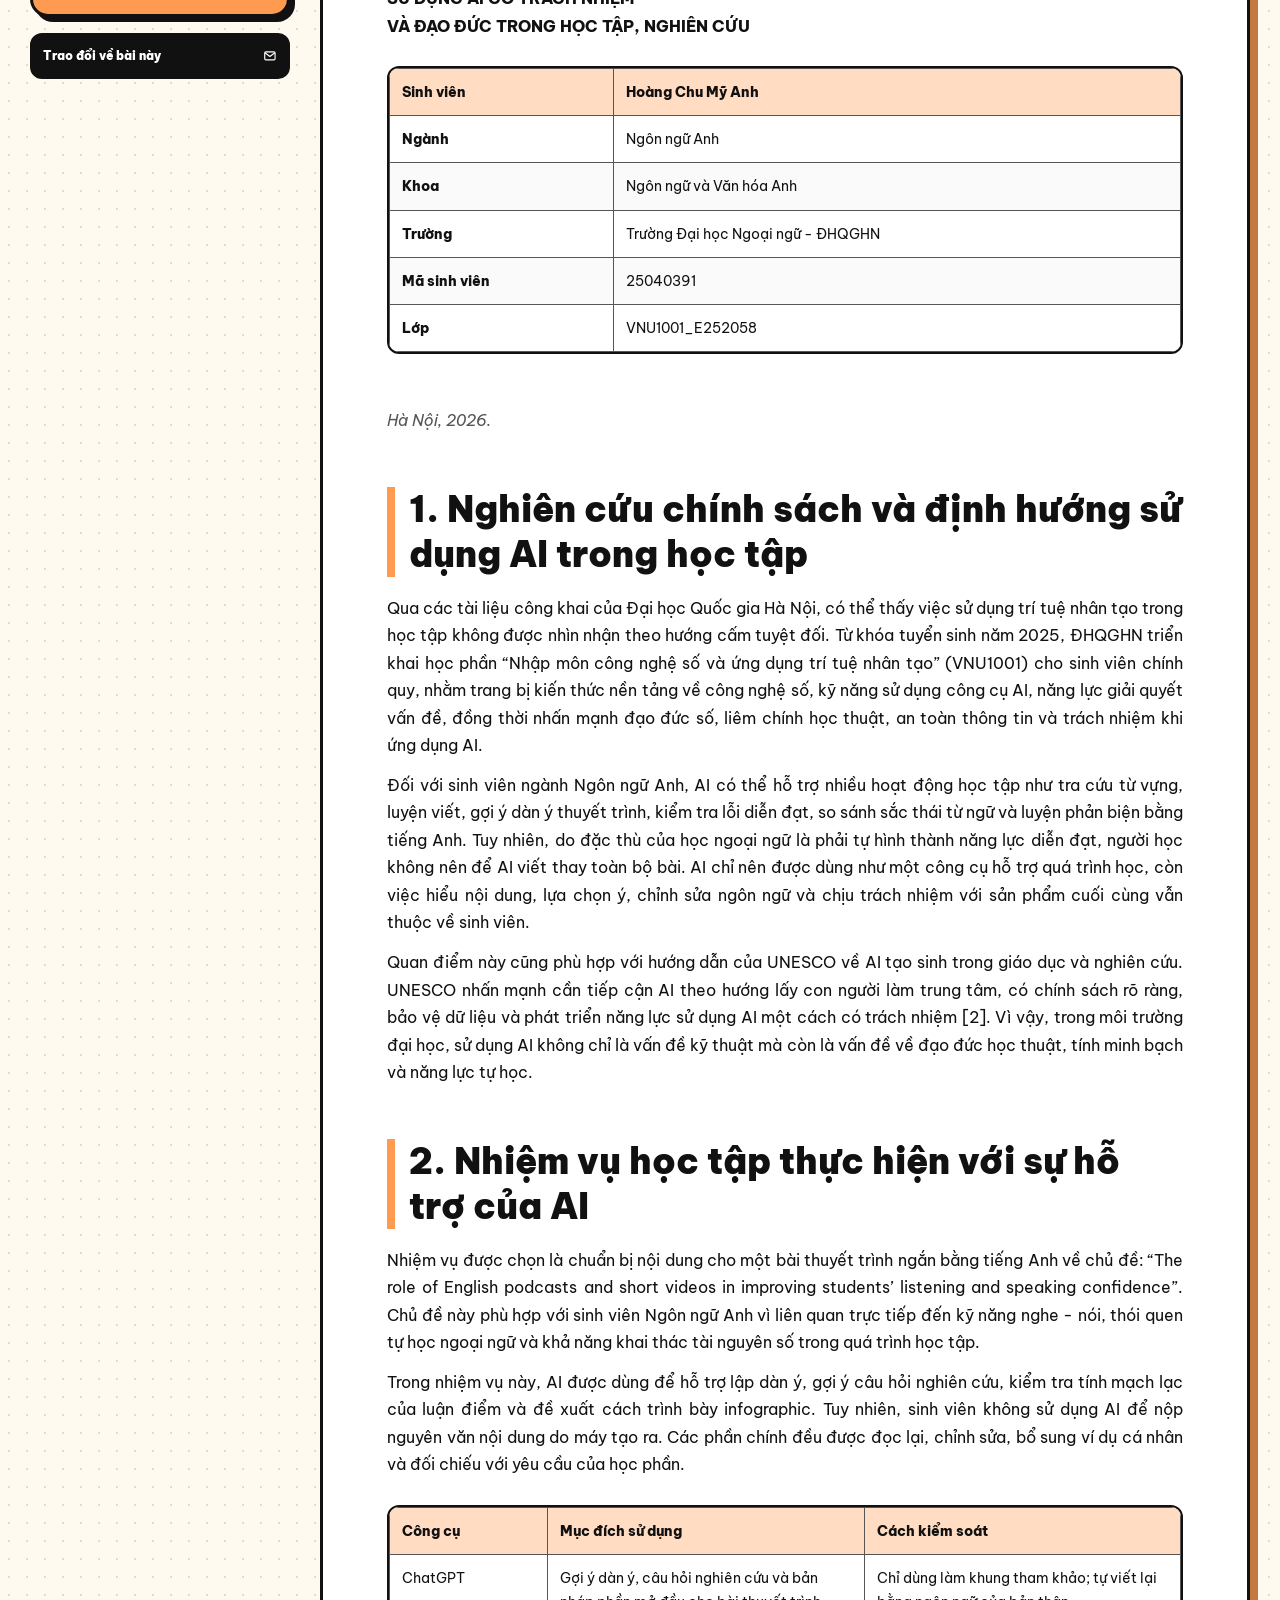
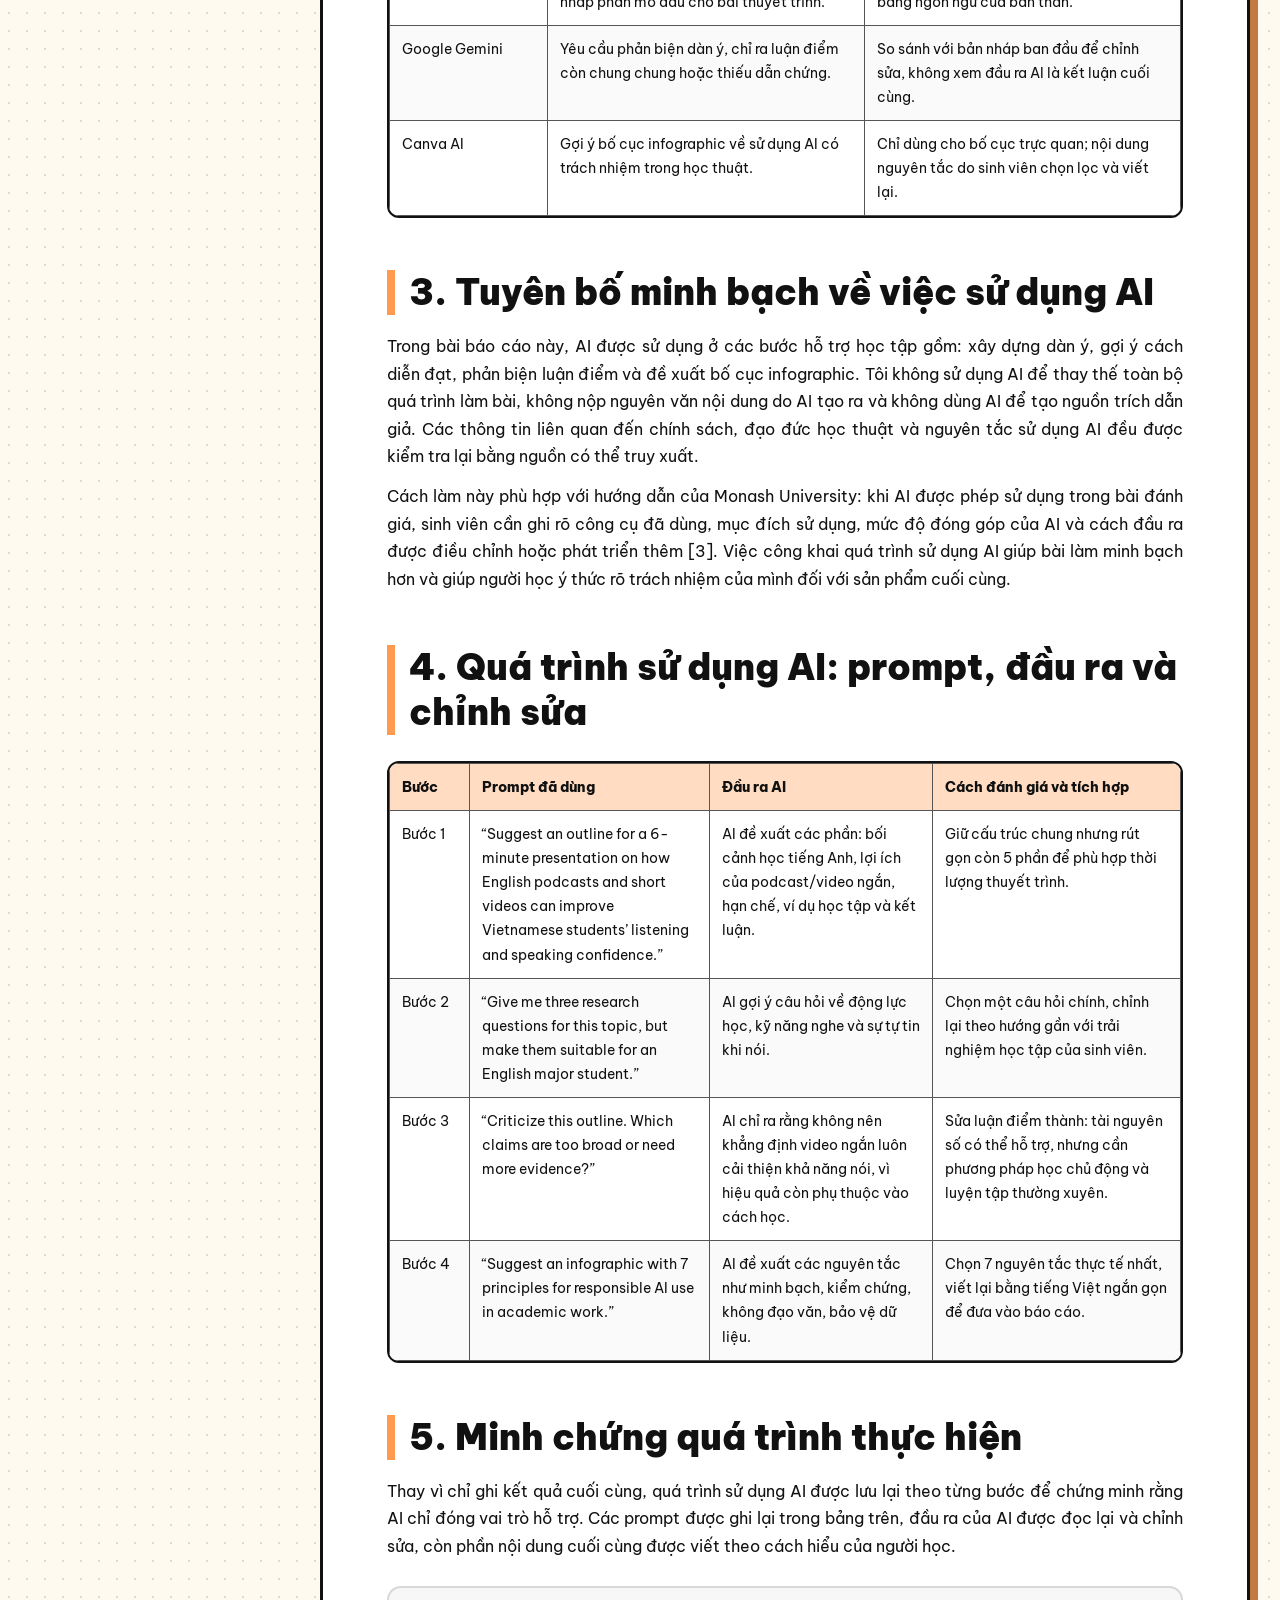
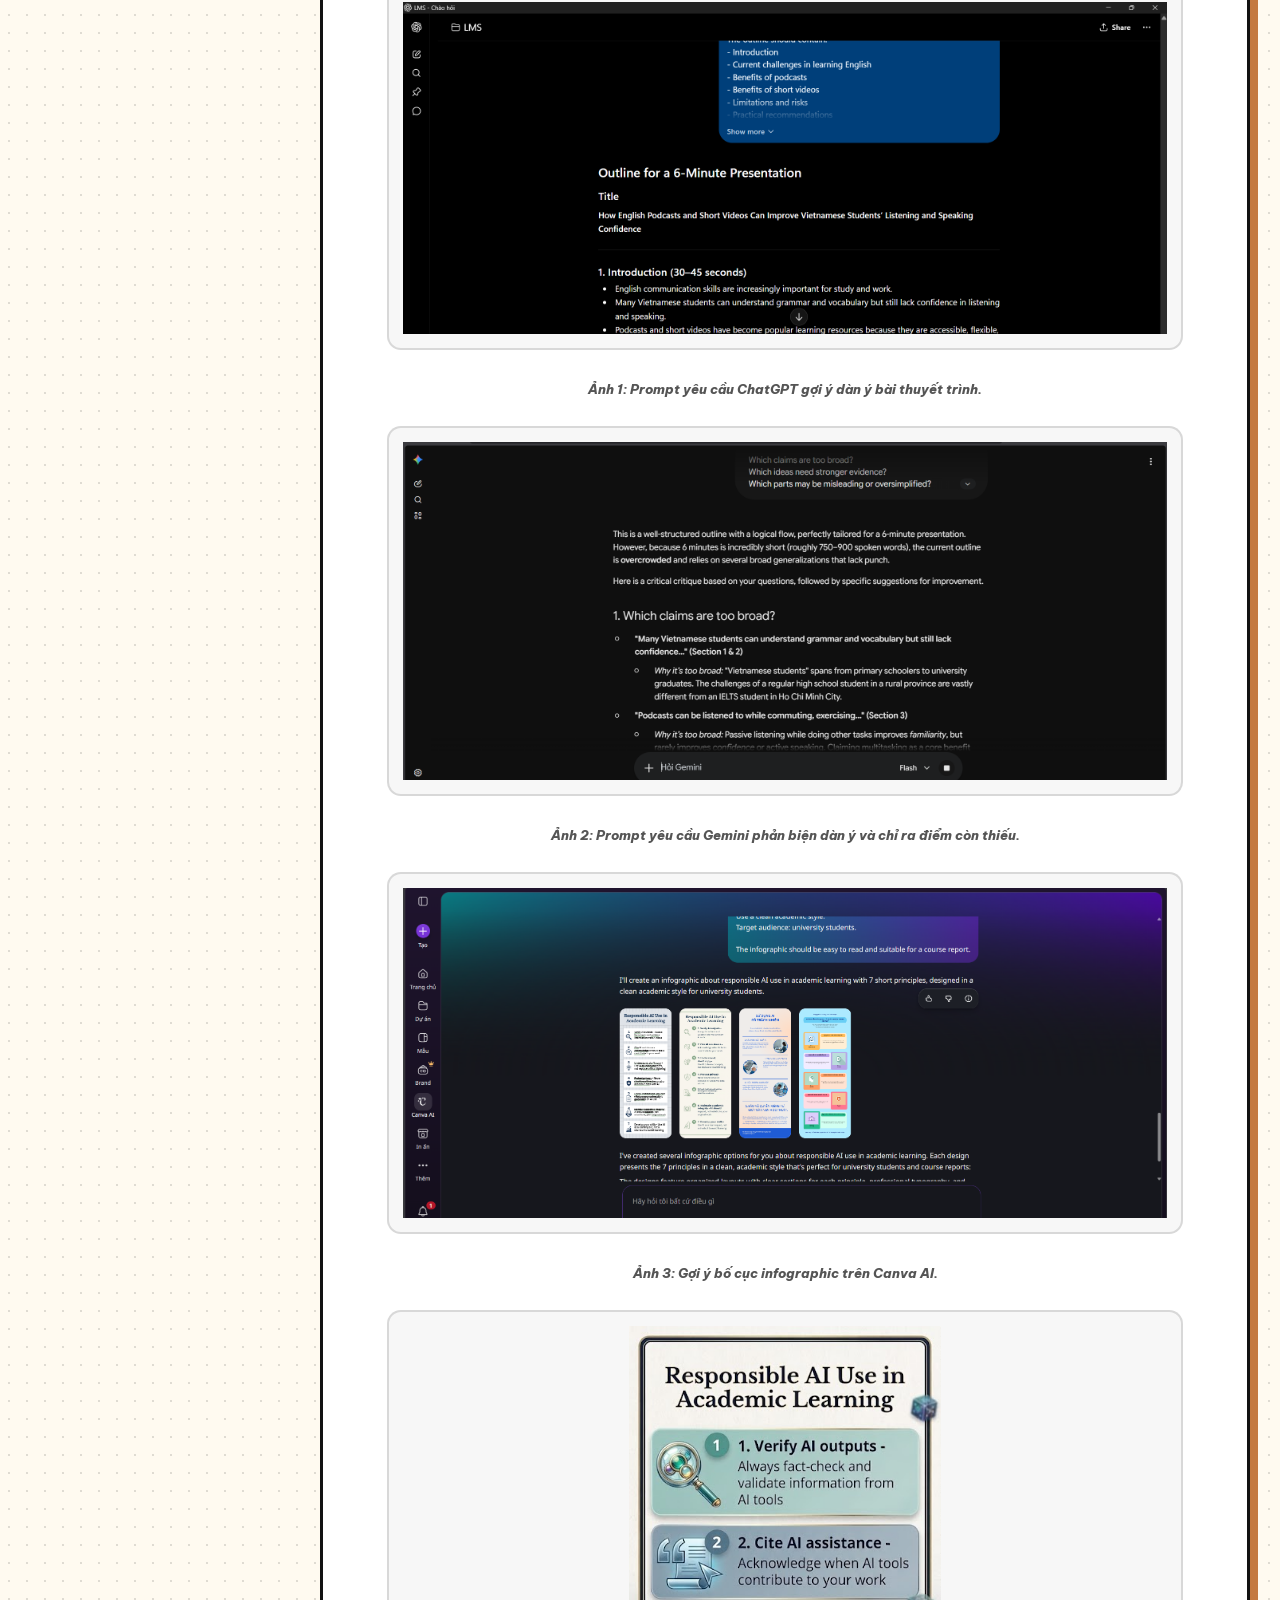
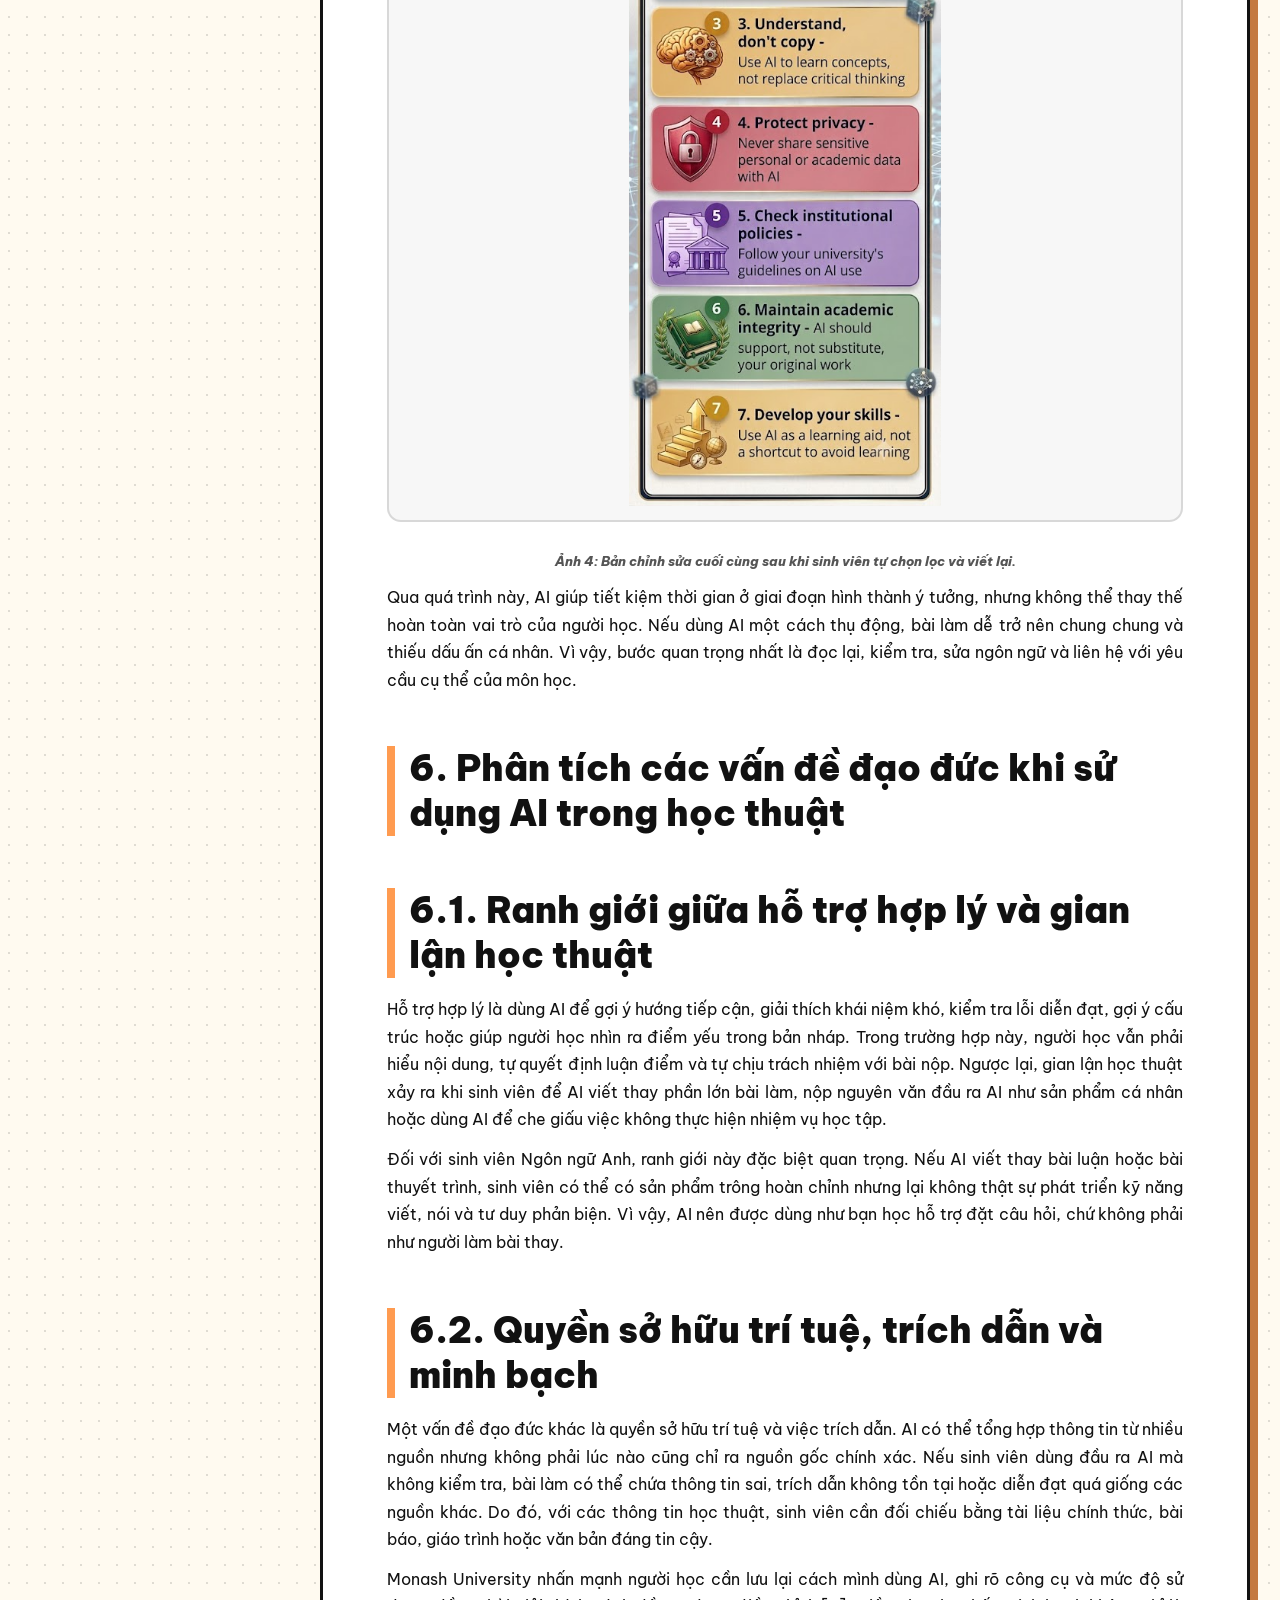
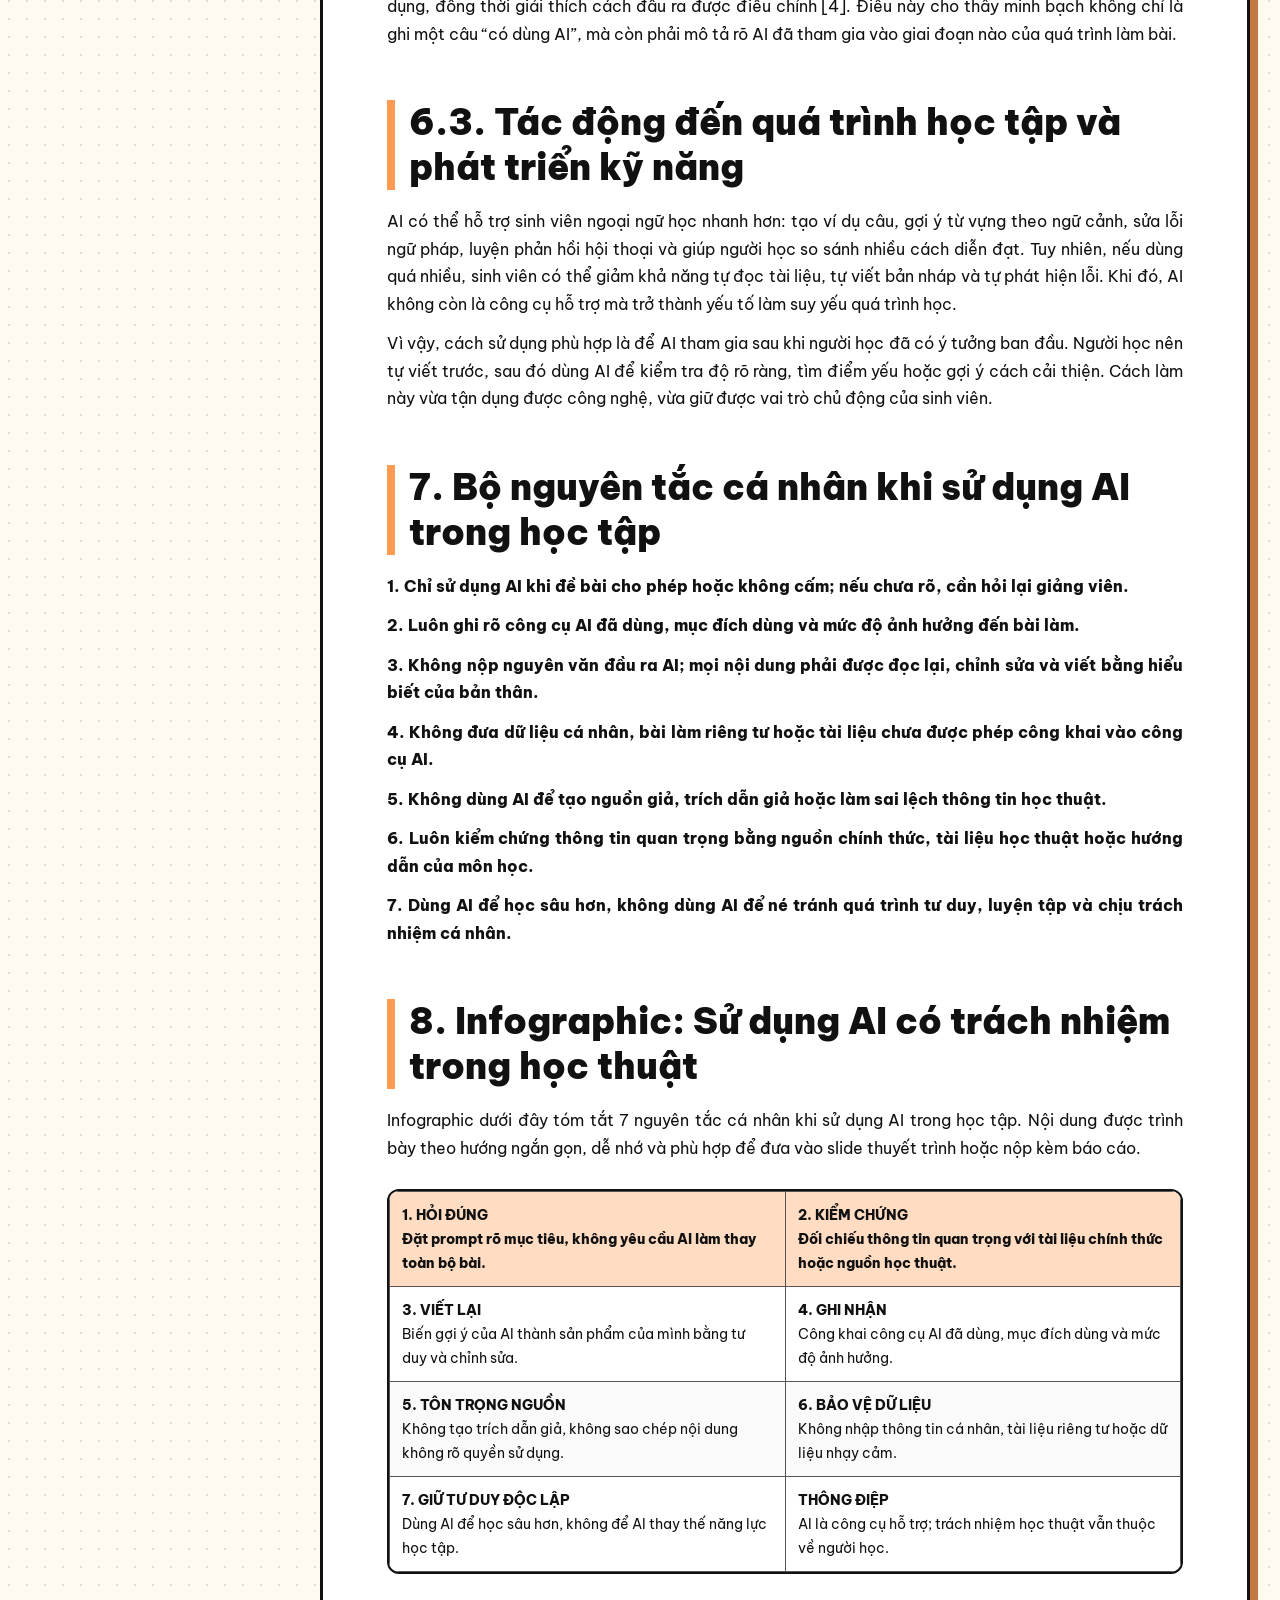
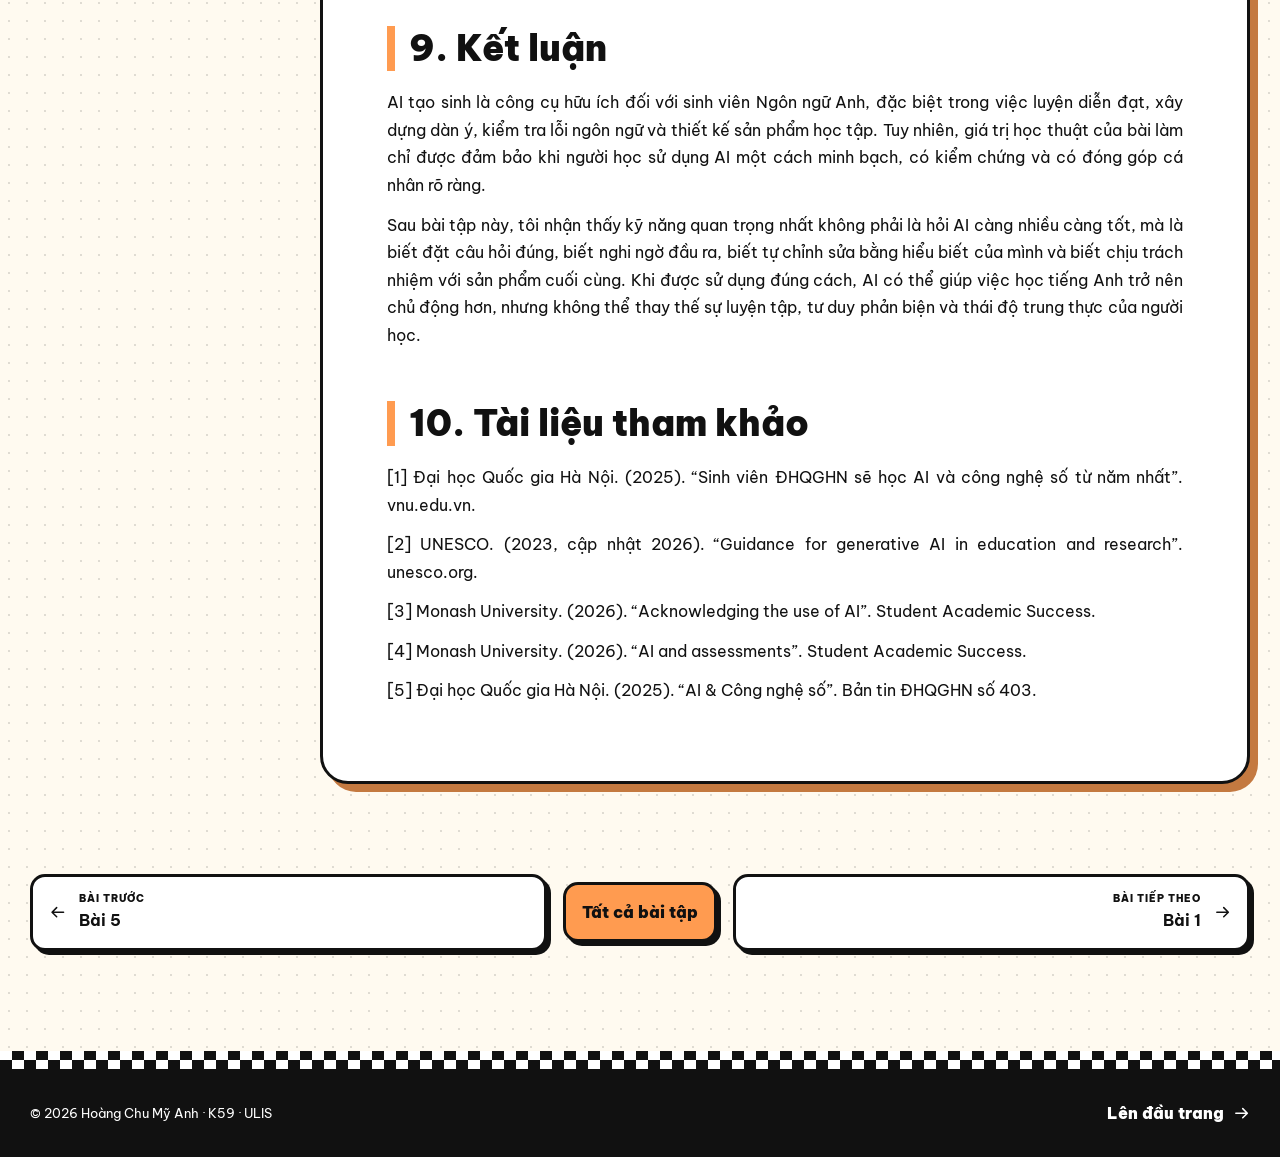
<file: bai-6.html>
<!doctype html>
<html lang="vi">
<head>
  <meta charset="utf-8">
  <meta name="viewport" content="width=device-width, initial-scale=1">
  <meta name="description" content="Bài 6: Sử dụng AI có trách nhiệm và đạo đức - Portfolio Hoàng Chu Mỹ Anh.">
  <meta name="theme-color" content="#ff5f91">
  <title>Bài 6 · Sử dụng AI có trách nhiệm và đạo đức | Hoàng Chu Mỹ Anh</title>
  <link rel="icon" href="assets/brand/favicon.svg" type="image/svg+xml">
  <link rel="preconnect" href="https://fonts.googleapis.com">
  <link rel="preconnect" href="https://fonts.gstatic.com" crossorigin>
  <link rel="stylesheet" href="style.css">
  <script src="script.js" defer></script>
</head>
<body class="assignment-page assignment-orange">
<a class="skip-link" href="#main">Bỏ qua điều hướng</a>

<header class="site-header" id="top">
  <a class="brand" href="index.html" aria-label="Trang chủ Hoàng Chu Mỹ Anh"><img src="assets/brand/logo-my-anh.png" alt="Mỹ Anh Portfolio Network"></a>
  <button class="menu-button" type="button" aria-expanded="false" aria-controls="site-nav" aria-label="Mở menu"><svg viewBox="0 0 24 24" aria-hidden="true"><path d="M4 7h16M4 12h16M4 17h16"/></svg></button>
  <nav class="nav-links" id="site-nav" aria-label="Điều hướng chính">
    <a href="index.html#trang-chu">Trang chủ</a>
    <a href="index.html#gioi-thieu">Giới thiệu</a>
    <a href="index.html#bai-tap">Bài tập</a>
    <a href="index.html#lien-he">Liên hệ</a>
  </nav>
</header>
<div class="checker-line" aria-hidden="true"></div>

<main id="main">
  <section class="assignment-hero section-shell">
    <div class="assignment-hero-copy reveal">
      <a class="back-link" href="index.html#bai-tap"><svg viewBox="0 0 24 24" aria-hidden="true"><path d="M19 12H5M10 6l-6 6 6 6"/></svg> Quay lại danh sách</a>
      <span class="assignment-badge">Bài 6 · Đạo đức AI</span>
      <h1>Sử dụng AI có trách nhiệm và đạo đức</h1>
      <p>Phân tích chính sách, đạo đức, trích dẫn và xây dựng nguyên tắc cá nhân khi sử dụng AI.</p>
      <div class="assignment-meta"><span>Hoàng Chu Mỹ Anh</span><span>25040391</span><span>K59</span></div>
    </div>
    <div class="assignment-channel-card reveal" style="--delay:90ms">
      <span class="channel-now">NOW SHOWING</span>
      <strong>06</strong>
      <small>Liêm chính học thuật trong kỷ nguyên AI</small>
      <img src="assets/characters/mandy.png" alt="" aria-hidden="true">
    </div>
  </section>

  <div class="article-layout section-shell">
    <aside class="article-sidebar reveal">
      <div class="sidebar-box">
        <span class="sidebar-title">Trong bài này</span>
        <nav class="toc" data-toc aria-label="Mục lục bài"></nav>
      </div>
      <a class="sidebar-email" href="mailto:hwangchuie957@gmail.com">Trao đổi về bài này <svg viewBox="0 0 24 24" aria-hidden="true"><rect x="3" y="5" width="18" height="14" rx="2"/><path d="m4 7 8 6 8-6"/></svg></a>
    </aside>
    <article class="report-content reveal" data-report>
      <p><strong>ĐẠI HỌC QUỐC GIA HÀ NỘI<br/>
TRƯỜNG ĐẠI HỌC NGOẠI NGỮ</strong></p>
<figure class="report-figure"><img alt="Ý nghĩa Logo ULIS – Trường Đại học Ngoại ngữ – Đại học Quốc gia Hà Nội" decoding="async" loading="lazy" src="assets/docs/bai-6/media/image1.png" style="max-width:100%;height:auto;"/></figure>
<p><strong><br/>
BÁO CÁO CÁ NHÂN</strong></p>
<p><strong>SỬ DỤNG AI CÓ TRÁCH NHIỆM<br/>
VÀ ĐẠO ĐỨC TRONG HỌC TẬP, NGHIÊN CỨU</strong></p>
<div class="table-scroll"><table>
<colgroup>
<col style="width: 28%"/>
<col style="width: 71%"/>
</colgroup>
<thead>
<tr class="header">
<th><strong>Sinh viên</strong></th>
<th>Hoàng Chu Mỹ Anh</th>
</tr>
</thead>
<tbody>
<tr class="odd">
<td><strong>Ngành</strong></td>
<td>Ngôn ngữ Anh</td>
</tr>
<tr class="even">
<td><strong>Khoa</strong></td>
<td>Ngôn ngữ và Văn hóa Anh</td>
</tr>
<tr class="odd">
<td><strong>Trường</strong></td>
<td>Trường Đại học Ngoại ngữ - ĐHQGHN</td>
</tr>
<tr class="even">
<td><strong>Mã sinh viên</strong></td>
<td>25040391</td>
</tr>
<tr class="odd">
<td><strong>Lớp</strong></td>
<td>VNU1001_E252058</td>
</tr>
</tbody>
</table></div>
<p><em><br/>
Hà Nội, 2026.</em></p>
<h2 id="nghiên-cứu-chính-sách-và-định-hướng-sử-dụng-ai-trong-học-tập">1.
Nghiên cứu chính sách và định hướng sử dụng AI trong học tập</h2>
<p>Qua các tài liệu công khai của Đại học Quốc gia Hà Nội, có thể thấy
việc sử dụng trí tuệ nhân tạo trong học tập không được nhìn nhận theo
hướng cấm tuyệt đối. Từ khóa tuyển sinh năm 2025, ĐHQGHN triển khai học
phần “Nhập môn công nghệ số và ứng dụng trí tuệ nhân tạo” (VNU1001) cho
sinh viên chính quy, nhằm trang bị kiến thức nền tảng về công nghệ số,
kỹ năng sử dụng công cụ AI, năng lực giải quyết vấn đề, đồng thời nhấn
mạnh đạo đức số, liêm chính học thuật, an toàn thông tin và trách nhiệm
khi ứng dụng AI.</p>
<p>Đối với sinh viên ngành Ngôn ngữ Anh, AI có thể hỗ trợ nhiều hoạt
động học tập như tra cứu từ vựng, luyện viết, gợi ý dàn ý thuyết trình,
kiểm tra lỗi diễn đạt, so sánh sắc thái từ ngữ và luyện phản biện bằng
tiếng Anh. Tuy nhiên, do đặc thù của học ngoại ngữ là phải tự hình thành
năng lực diễn đạt, người học không nên để AI viết thay toàn bộ bài. AI
chỉ nên được dùng như một công cụ hỗ trợ quá trình học, còn việc hiểu
nội dung, lựa chọn ý, chỉnh sửa ngôn ngữ và chịu trách nhiệm với sản
phẩm cuối cùng vẫn thuộc về sinh viên.</p>
<p>Quan điểm này cũng phù hợp với hướng dẫn của UNESCO về AI tạo sinh
trong giáo dục và nghiên cứu. UNESCO nhấn mạnh cần tiếp cận AI theo
hướng lấy con người làm trung tâm, có chính sách rõ ràng, bảo vệ dữ liệu
và phát triển năng lực sử dụng AI một cách có trách nhiệm [2]. Vì vậy,
trong môi trường đại học, sử dụng AI không chỉ là vấn đề kỹ thuật mà còn
là vấn đề về đạo đức học thuật, tính minh bạch và năng lực tự học.</p>
<h2 id="nhiệm-vụ-học-tập-thực-hiện-với-sự-hỗ-trợ-của-ai">2. Nhiệm vụ học
tập thực hiện với sự hỗ trợ của AI</h2>
<p>Nhiệm vụ được chọn là chuẩn bị nội dung cho một bài thuyết trình ngắn
bằng tiếng Anh về chủ đề: “The role of English podcasts and short videos
in improving students’ listening and speaking confidence”. Chủ đề này
phù hợp với sinh viên Ngôn ngữ Anh vì liên quan trực tiếp đến kỹ năng
nghe - nói, thói quen tự học ngoại ngữ và khả năng khai thác tài nguyên
số trong quá trình học tập.</p>
<p>Trong nhiệm vụ này, AI được dùng để hỗ trợ lập dàn ý, gợi ý câu hỏi
nghiên cứu, kiểm tra tính mạch lạc của luận điểm và đề xuất cách trình
bày infographic. Tuy nhiên, sinh viên không sử dụng AI để nộp nguyên văn
nội dung do máy tạo ra. Các phần chính đều được đọc lại, chỉnh sửa, bổ
sung ví dụ cá nhân và đối chiếu với yêu cầu của học phần.</p>
<div class="table-scroll"><table>
<colgroup>
<col style="width: 20%"/>
<col style="width: 40%"/>
<col style="width: 40%"/>
</colgroup>
<thead>
<tr class="header">
<th><strong>Công cụ</strong></th>
<th><strong>Mục đích sử dụng</strong></th>
<th><strong>Cách kiểm soát</strong></th>
</tr>
</thead>
<tbody>
<tr class="odd">
<td>ChatGPT</td>
<td>Gợi ý dàn ý, câu hỏi nghiên cứu và bản nháp phần mở đầu cho bài
thuyết trình.</td>
<td>Chỉ dùng làm khung tham khảo; tự viết lại bằng ngôn ngữ của bản
thân.</td>
</tr>
<tr class="even">
<td>Google Gemini</td>
<td>Yêu cầu phản biện dàn ý, chỉ ra luận điểm còn chung chung hoặc thiếu
dẫn chứng.</td>
<td>So sánh với bản nháp ban đầu để chỉnh sửa, không xem đầu ra AI là
kết luận cuối cùng.</td>
</tr>
<tr class="odd">
<td>Canva AI</td>
<td>Gợi ý bố cục infographic về sử dụng AI có trách nhiệm trong học
thuật.</td>
<td>Chỉ dùng cho bố cục trực quan; nội dung nguyên tắc do sinh viên chọn
lọc và viết lại.</td>
</tr>
</tbody>
</table></div>
<h2 id="tuyên-bố-minh-bạch-về-việc-sử-dụng-ai">3. Tuyên bố minh bạch về
việc sử dụng AI</h2>
<p>Trong bài báo cáo này, AI được sử dụng ở các bước hỗ trợ học tập gồm:
xây dựng dàn ý, gợi ý cách diễn đạt, phản biện luận điểm và đề xuất bố
cục infographic. Tôi không sử dụng AI để thay thế toàn bộ quá trình làm
bài, không nộp nguyên văn nội dung do AI tạo ra và không dùng AI để tạo
nguồn trích dẫn giả. Các thông tin liên quan đến chính sách, đạo đức học
thuật và nguyên tắc sử dụng AI đều được kiểm tra lại bằng nguồn có thể
truy xuất.</p>
<p>Cách làm này phù hợp với hướng dẫn của Monash University: khi AI được
phép sử dụng trong bài đánh giá, sinh viên cần ghi rõ công cụ đã dùng,
mục đích sử dụng, mức độ đóng góp của AI và cách đầu ra được điều chỉnh
hoặc phát triển thêm [3]. Việc công khai quá trình sử dụng AI giúp bài
làm minh bạch hơn và giúp người học ý thức rõ trách nhiệm của mình đối
với sản phẩm cuối cùng.</p>
<h2 id="quá-trình-sử-dụng-ai-prompt-đầu-ra-và-chỉnh-sửa">4. Quá trình sử
dụng AI: prompt, đầu ra và chỉnh sửa</h2>
<div class="table-scroll"><table>
<colgroup>
<col style="width: 10%"/>
<col style="width: 30%"/>
<col style="width: 28%"/>
<col style="width: 31%"/>
</colgroup>
<thead>
<tr class="header">
<th><strong>Bước</strong></th>
<th><strong>Prompt đã dùng</strong></th>
<th><strong>Đầu ra AI</strong></th>
<th><strong>Cách đánh giá và tích hợp</strong></th>
</tr>
</thead>
<tbody>
<tr class="odd">
<td>Bước 1</td>
<td>“Suggest an outline for a 6-minute presentation on how English
podcasts and short videos can improve Vietnamese students’ listening and
speaking confidence.”</td>
<td>AI đề xuất các phần: bối cảnh học tiếng Anh, lợi ích của
podcast/video ngắn, hạn chế, ví dụ học tập và kết luận.</td>
<td>Giữ cấu trúc chung nhưng rút gọn còn 5 phần để phù hợp thời lượng
thuyết trình.</td>
</tr>
<tr class="even">
<td>Bước 2</td>
<td>“Give me three research questions for this topic, but make them
suitable for an English major student.”</td>
<td>AI gợi ý câu hỏi về động lực học, kỹ năng nghe và sự tự tin khi
nói.</td>
<td>Chọn một câu hỏi chính, chỉnh lại theo hướng gần với trải nghiệm học
tập của sinh viên.</td>
</tr>
<tr class="odd">
<td>Bước 3</td>
<td>“Criticize this outline. Which claims are too broad or need more
evidence?”</td>
<td>AI chỉ ra rằng không nên khẳng định video ngắn luôn cải thiện khả
năng nói, vì hiệu quả còn phụ thuộc vào cách học.</td>
<td>Sửa luận điểm thành: tài nguyên số có thể hỗ trợ, nhưng cần phương
pháp học chủ động và luyện tập thường xuyên.</td>
</tr>
<tr class="even">
<td>Bước 4</td>
<td>“Suggest an infographic with 7 principles for responsible AI use in
academic work.”</td>
<td>AI đề xuất các nguyên tắc như minh bạch, kiểm chứng, không đạo văn,
bảo vệ dữ liệu.</td>
<td>Chọn 7 nguyên tắc thực tế nhất, viết lại bằng tiếng Việt ngắn gọn để
đưa vào báo cáo.</td>
</tr>
</tbody>
</table></div>
<h2 id="minh-chứng-quá-trình-thực-hiện">5. Minh chứng quá trình thực
hiện</h2>
<p>Thay vì chỉ ghi kết quả cuối cùng, quá trình sử dụng AI được lưu lại
theo từng bước để chứng minh rằng AI chỉ đóng vai trò hỗ trợ. Các prompt
được ghi lại trong bảng trên, đầu ra của AI được đọc lại và chỉnh sửa,
còn phần nội dung cuối cùng được viết theo cách hiểu của người học.</p>
<figure class="report-figure"><img alt="Minh chứng Bài 6" decoding="async" loading="lazy" src="assets/docs/bai-6/media/image2.png" style="max-width:100%;height:auto;"/></figure>
<p class="report-caption"><em>Ảnh 1: Prompt yêu cầu ChatGPT gợi ý dàn ý bài thuyết
trình.</em></p>
<figure class="report-figure"><img alt="Minh chứng Bài 6" decoding="async" loading="lazy" src="assets/docs/bai-6/media/image3.png" style="max-width:100%;height:auto;"/></figure>
<p class="report-caption"><em>Ảnh 2: Prompt yêu cầu Gemini phản biện dàn ý và chỉ ra điểm còn
thiếu.</em></p>
<figure class="report-figure"><img alt="Minh chứng Bài 6" decoding="async" loading="lazy" src="assets/docs/bai-6/media/image4.png" style="max-width:100%;height:auto;"/></figure>
<p class="report-caption"><em>Ảnh 3: Gợi ý bố cục infographic trên Canva AI.</em></p>
<figure class="report-figure"><img alt="Minh chứng Bài 6" decoding="async" loading="lazy" src="assets/docs/bai-6/media/image5.png" style="max-width:100%;height:auto;"/></figure>
<p class="report-caption"><em>Ảnh 4: Bản chỉnh sửa cuối cùng sau khi sinh viên tự chọn lọc và
viết lại.</em></p>
<p>Qua quá trình này, AI giúp tiết kiệm thời gian ở giai đoạn hình thành
ý tưởng, nhưng không thể thay thế hoàn toàn vai trò của người học. Nếu
dùng AI một cách thụ động, bài làm dễ trở nên chung chung và thiếu dấu
ấn cá nhân. Vì vậy, bước quan trọng nhất là đọc lại, kiểm tra, sửa ngôn
ngữ và liên hệ với yêu cầu cụ thể của môn học.</p>
<h2 id="phân-tích-các-vấn-đề-đạo-đức-khi-sử-dụng-ai-trong-học-thuật">6.
Phân tích các vấn đề đạo đức khi sử dụng AI trong học thuật</h2>
<h2 id="ranh-giới-giữa-hỗ-trợ-hợp-lý-và-gian-lận-học-thuật">6.1. Ranh
giới giữa hỗ trợ hợp lý và gian lận học thuật</h2>
<p>Hỗ trợ hợp lý là dùng AI để gợi ý hướng tiếp cận, giải thích khái
niệm khó, kiểm tra lỗi diễn đạt, gợi ý cấu trúc hoặc giúp người học nhìn
ra điểm yếu trong bản nháp. Trong trường hợp này, người học vẫn phải
hiểu nội dung, tự quyết định luận điểm và tự chịu trách nhiệm với bài
nộp. Ngược lại, gian lận học thuật xảy ra khi sinh viên để AI viết thay
phần lớn bài làm, nộp nguyên văn đầu ra AI như sản phẩm cá nhân hoặc
dùng AI để che giấu việc không thực hiện nhiệm vụ học tập.</p>
<p>Đối với sinh viên Ngôn ngữ Anh, ranh giới này đặc biệt quan trọng.
Nếu AI viết thay bài luận hoặc bài thuyết trình, sinh viên có thể có sản
phẩm trông hoàn chỉnh nhưng lại không thật sự phát triển kỹ năng viết,
nói và tư duy phản biện. Vì vậy, AI nên được dùng như bạn học hỗ trợ đặt
câu hỏi, chứ không phải như người làm bài thay.</p>
<h2 id="quyền-sở-hữu-trí-tuệ-trích-dẫn-và-minh-bạch">6.2. Quyền sở hữu
trí tuệ, trích dẫn và minh bạch</h2>
<p>Một vấn đề đạo đức khác là quyền sở hữu trí tuệ và việc trích dẫn. AI
có thể tổng hợp thông tin từ nhiều nguồn nhưng không phải lúc nào cũng
chỉ ra nguồn gốc chính xác. Nếu sinh viên dùng đầu ra AI mà không kiểm
tra, bài làm có thể chứa thông tin sai, trích dẫn không tồn tại hoặc
diễn đạt quá giống các nguồn khác. Do đó, với các thông tin học thuật,
sinh viên cần đối chiếu bằng tài liệu chính thức, bài báo, giáo trình
hoặc văn bản đáng tin cậy.</p>
<p>Monash University nhấn mạnh người học cần lưu lại cách mình dùng AI,
ghi rõ công cụ và mức độ sử dụng, đồng thời giải thích cách đầu ra được
điều chỉnh [4]. Điều này cho thấy minh bạch không chỉ là ghi một câu “có
dùng AI”, mà còn phải mô tả rõ AI đã tham gia vào giai đoạn nào của quá
trình làm bài.</p>
<h2 id="tác-động-đến-quá-trình-học-tập-và-phát-triển-kỹ-năng">6.3. Tác
động đến quá trình học tập và phát triển kỹ năng</h2>
<p>AI có thể hỗ trợ sinh viên ngoại ngữ học nhanh hơn: tạo ví dụ câu,
gợi ý từ vựng theo ngữ cảnh, sửa lỗi ngữ pháp, luyện phản hồi hội thoại
và giúp người học so sánh nhiều cách diễn đạt. Tuy nhiên, nếu dùng quá
nhiều, sinh viên có thể giảm khả năng tự đọc tài liệu, tự viết bản nháp
và tự phát hiện lỗi. Khi đó, AI không còn là công cụ hỗ trợ mà trở thành
yếu tố làm suy yếu quá trình học.</p>
<p>Vì vậy, cách sử dụng phù hợp là để AI tham gia sau khi người học đã
có ý tưởng ban đầu. Người học nên tự viết trước, sau đó dùng AI để kiểm
tra độ rõ ràng, tìm điểm yếu hoặc gợi ý cách cải thiện. Cách làm này vừa
tận dụng được công nghệ, vừa giữ được vai trò chủ động của sinh
viên.</p>
<h2 id="bộ-nguyên-tắc-cá-nhân-khi-sử-dụng-ai-trong-học-tập">7. Bộ nguyên
tắc cá nhân khi sử dụng AI trong học tập</h2>
<p><strong>1. Chỉ sử dụng AI khi đề bài cho phép hoặc không cấm; nếu
chưa rõ, cần hỏi lại giảng viên.</strong></p>
<p><strong>2. Luôn ghi rõ công cụ AI đã dùng, mục đích dùng và mức độ
ảnh hưởng đến bài làm.</strong></p>
<p><strong>3. Không nộp nguyên văn đầu ra AI; mọi nội dung phải được đọc
lại, chỉnh sửa và viết bằng hiểu biết của bản thân.</strong></p>
<p><strong>4. Không đưa dữ liệu cá nhân, bài làm riêng tư hoặc tài liệu
chưa được phép công khai vào công cụ AI.</strong></p>
<p><strong>5. Không dùng AI để tạo nguồn giả, trích dẫn giả hoặc làm sai
lệch thông tin học thuật.</strong></p>
<p><strong>6. Luôn kiểm chứng thông tin quan trọng bằng nguồn chính
thức, tài liệu học thuật hoặc hướng dẫn của môn học.</strong></p>
<p><strong>7. Dùng AI để học sâu hơn, không dùng AI để né tránh quá
trình tư duy, luyện tập và chịu trách nhiệm cá nhân.</strong></p>
<h2 id="infographic-sử-dụng-ai-có-trách-nhiệm-trong-học-thuật">8.
Infographic: Sử dụng AI có trách nhiệm trong học thuật</h2>
<p>Infographic dưới đây tóm tắt 7 nguyên tắc cá nhân khi sử dụng AI
trong học tập. Nội dung được trình bày theo hướng ngắn gọn, dễ nhớ và
phù hợp để đưa vào slide thuyết trình hoặc nộp kèm báo cáo.</p>
<div class="table-scroll"><table>
<colgroup>
<col style="width: 50%"/>
<col style="width: 50%"/>
</colgroup>
<thead>
<tr class="header">
<th><strong>1. HỎI ĐÚNG<br/>
</strong>Đặt prompt rõ mục tiêu, không yêu cầu AI làm thay toàn bộ
bài.</th>
<th><strong>2. KIỂM CHỨNG<br/>
</strong>Đối chiếu thông tin quan trọng với tài liệu chính thức hoặc
nguồn học thuật.</th>
</tr>
</thead>
<tbody>
<tr class="odd">
<td><strong>3. VIẾT LẠI<br/>
</strong>Biến gợi ý của AI thành sản phẩm của mình bằng tư duy và chỉnh
sửa.</td>
<td><strong>4. GHI NHẬN<br/>
</strong>Công khai công cụ AI đã dùng, mục đích dùng và mức độ ảnh
hưởng.</td>
</tr>
<tr class="even">
<td><strong>5. TÔN TRỌNG NGUỒN<br/>
</strong>Không tạo trích dẫn giả, không sao chép nội dung không rõ quyền
sử dụng.</td>
<td><strong>6. BẢO VỆ DỮ LIỆU<br/>
</strong>Không nhập thông tin cá nhân, tài liệu riêng tư hoặc dữ liệu
nhạy cảm.</td>
</tr>
<tr class="odd">
<td><strong>7. GIỮ TƯ DUY ĐỘC LẬP<br/>
</strong>Dùng AI để học sâu hơn, không để AI thay thế năng lực học
tập.</td>
<td><strong>THÔNG ĐIỆP<br/>
</strong>AI là công cụ hỗ trợ; trách nhiệm học thuật vẫn thuộc về người
học.</td>
</tr>
</tbody>
</table></div>
<h2 id="kết-luận">9. Kết luận</h2>
<p>AI tạo sinh là công cụ hữu ích đối với sinh viên Ngôn ngữ Anh, đặc
biệt trong việc luyện diễn đạt, xây dựng dàn ý, kiểm tra lỗi ngôn ngữ và
thiết kế sản phẩm học tập. Tuy nhiên, giá trị học thuật của bài làm chỉ
được đảm bảo khi người học sử dụng AI một cách minh bạch, có kiểm chứng
và có đóng góp cá nhân rõ ràng.</p>
<p>Sau bài tập này, tôi nhận thấy kỹ năng quan trọng nhất không phải là
hỏi AI càng nhiều càng tốt, mà là biết đặt câu hỏi đúng, biết nghi ngờ
đầu ra, biết tự chỉnh sửa bằng hiểu biết của mình và biết chịu trách
nhiệm với sản phẩm cuối cùng. Khi được sử dụng đúng cách, AI có thể giúp
việc học tiếng Anh trở nên chủ động hơn, nhưng không thể thay thế sự
luyện tập, tư duy phản biện và thái độ trung thực của người học.</p>
<h2 id="tài-liệu-tham-khảo">10. Tài liệu tham khảo</h2>
<p>[1] Đại học Quốc gia Hà Nội. (2025). “Sinh viên ĐHQGHN sẽ học AI và
công nghệ số từ năm nhất”. vnu.edu.vn.</p>
<p>[2] UNESCO. (2023, cập nhật 2026). “Guidance for generative AI in
education and research”. unesco.org.</p>
<p>[3] Monash University. (2026). “Acknowledging the use of AI”. Student
Academic Success.</p>
<p>[4] Monash University. (2026). “AI and assessments”. Student Academic
Success.</p>
<p>[5] Đại học Quốc gia Hà Nội. (2025). “AI &amp; Công nghệ số”. Bản tin
ĐHQGHN số 403.</p>

    </article>
  </div>

  <nav class="assignment-pagination section-shell" aria-label="Chuyển bài">
    <a href="bai-5.html"><svg viewBox="0 0 24 24" aria-hidden="true"><path d="M19 12H5M10 6l-6 6 6 6"/></svg><span><small>Bài trước</small><strong>Bài 5</strong></span></a>
    <a href="index.html#bai-tap" class="all-projects"><span>Tất cả bài tập</span></a>
    <a href="bai-1.html"><span><small>Bài tiếp theo</small><strong>Bài 1</strong></span><svg viewBox="0 0 24 24" aria-hidden="true"><path d="M5 12h14M14 6l6 6-6 6"/></svg></a>
  </nav>
</main>
<footer class="site-footer">
  <div class="footer-checker" aria-hidden="true"></div>
  <div class="footer-inner"><p>© <span data-year></span> Hoàng Chu Mỹ Anh · K59 · ULIS</p><a href="#top">Lên đầu trang <svg viewBox="0 0 24 24" aria-hidden="true"><path d="M5 12h14M14 6l6 6-6 6"/></svg></a></div>
</footer>
<div class="lightbox" data-lightbox hidden role="dialog" aria-modal="true" aria-label="Xem ảnh minh chứng">
  <button type="button" class="lightbox-close" aria-label="Đóng ảnh"><svg viewBox="0 0 24 24" aria-hidden="true"><path d="m6 6 12 12M18 6 6 18"/></svg></button>
  <img alt="Ảnh minh chứng phóng to">
</div>
</body>
</html>
</file>
<file: style.css>
@import url("https://fonts.googleapis.com/css2?family=Be+Vietnam+Pro:wght@400;500;600;700;800;900&display=swap");


:root{
  --ink:#111111; --paper:#fffaf0; --cream:#fff7e9; --white:#ffffff;
  --pink:#ff5f91; --pink-soft:#ffb8cf; --yellow:#ffd84d; --yellow-soft:#fff1a8;
  --mint:#58d5b2; --mint-soft:#bff4e5; --blue:#59a9ff; --blue-soft:#c9e5ff;
  --purple:#a985f5; --purple-soft:#ddd0ff; --orange:#ff9b50; --orange-soft:#ffd0ac;
  --red:#f44f63; --shadow:8px 8px 0 var(--ink); --border:3px solid var(--ink);
  --radius:24px; --max:1220px;
}
*{box-sizing:border-box}
html{scroll-behavior:smooth}
body{margin:0;background:var(--paper);color:var(--ink);font-family:var(--font-body);line-height:1.65;overflow-x:hidden;background-image:radial-gradient(#1112 1px,transparent 1px);background-size:18px 18px}
img{max-width:100%}
a{color:inherit}
button,a{touch-action:manipulation}
button{font:inherit}
svg{width:1.15em;height:1.15em;fill:none;stroke:currentColor;stroke-width:2;stroke-linecap:round;stroke-linejoin:round}
.skip-link{position:fixed;left:12px;top:12px;transform:translateY(-180%);z-index:9999;background:#fff;border:var(--border);padding:10px 16px;font-weight:800}
.skip-link:focus{transform:translateY(0)}
.site-header{position:sticky;top:0;z-index:1000;max-width:var(--max);margin:14px auto 0;display:flex;align-items:center;justify-content:space-between;gap:28px;padding:8px 18px;background:var(--ink);color:white;border:var(--border);border-radius:18px 18px 6px 6px;box-shadow:5px 5px 0 #ff5f91}
.brand{display:flex;align-items:center;gap:12px;text-decoration:none;min-width:max-content}
.brand-cn{display:grid;grid-template-columns:1fr 1fr;border:2px solid white;transform:rotate(-2deg)}
.brand-cn span{display:grid;place-items:center;width:38px;height:38px;font-family:var(--font-display);font-size:27px;line-height:1}
.brand-cn span:first-child{background:white;color:black}.brand-cn span:last-child{background:black;color:white}
.brand-copy{display:flex;flex-direction:column;line-height:1}.brand-copy b{font-family:var(--font-display);font-size:18px;letter-spacing:.8px}.brand-copy small{font-size:9px;letter-spacing:1.2px;margin-top:5px}
.nav-links{display:flex;align-items:center;gap:6px}.nav-links a{font-family:var(--font-display);text-decoration:none;padding:11px 15px;border:2px solid transparent;border-radius:10px;transition:.18s ease}.nav-links a:hover,.nav-links a:focus-visible{background:var(--pink);border-color:white;transform:translateY(-2px)}
.menu-button{display:none;width:44px;height:44px;background:var(--blue);color:var(--ink);border:2px solid white;border-radius:50%;align-items:center;justify-content:center;cursor:pointer}
.checker-line,.footer-checker{height:20px;background:repeating-conic-gradient(var(--ink) 0 25%,white 0 50%) 0/24px 24px;border-block:2px solid var(--ink)}
.checker-line{max-width:var(--max);margin:0 auto}
.section-shell{width:min(var(--max),calc(100% - 32px));margin-inline:auto}
.hero{position:relative;display:grid;grid-template-columns:minmax(0,1.32fr) minmax(330px,.68fr);gap:34px;align-items:center;padding:76px 0 90px;min-height:720px}
.hero-panel{position:relative;background:rgba(255,255,255,.95);border:var(--border);border-radius:34px 46px 30px 50px;padding:48px 50px 42px;box-shadow:var(--shadow);z-index:3;transform:rotate(-.6deg)}
.eyebrow,.kicker{display:inline-flex;align-items:center;gap:8px;font-size:12px;font-weight:900;letter-spacing:1.6px;text-transform:uppercase}.on-air-dot{width:10px;height:10px;background:var(--red);border:2px solid var(--ink);border-radius:50%;animation:pulse 1.6s infinite}
.hero h1,.assignment-hero h1,.section-heading h2,.about-strip h2,.contact h2{font-family:var(--font-display);letter-spacing:.4px;line-height:.96;margin:18px 0 24px;font-weight:900}
.hero h1{font-size:clamp(58px,7vw,104px)}.hero h1 em{color:#2759d7;font-style:normal;text-shadow:3px 3px 0 white,6px 6px 0 var(--ink)}
.hero-ribbon{display:inline-block;background:var(--ink);color:white;padding:8px 24px;font-family:var(--font-display);font-size:22px;transform:rotate(-1.5deg);clip-path:polygon(0 15%,10% 0,100% 8%,94% 92%,5% 100%)}
.hero-panel>p{max-width:690px;font-size:17px;font-weight:600;margin:24px 0 0}.hero-actions{display:flex;flex-wrap:wrap;gap:14px;margin-top:30px}
.button{display:inline-flex;align-items:center;justify-content:center;gap:10px;text-decoration:none;font-weight:900;padding:13px 18px;border:var(--border);border-radius:14px;transition:.18s ease;cursor:pointer}.button.primary{background:var(--pink);box-shadow:4px 4px 0 var(--ink)}.button.ghost{background:white}.button:hover,.button:focus-visible{transform:translate(3px,3px);box-shadow:1px 1px 0 var(--ink)}
.profile-card{position:relative;background:var(--cream);border:var(--border);border-radius:24px 24px 34px 24px;padding:64px 24px 24px;box-shadow:8px 8px 0 var(--yellow);z-index:4}.profile-clip{position:absolute;top:-18px;left:50%;width:72px;height:30px;border:var(--border);background:var(--blue);transform:translateX(-50%);border-radius:8px 8px 3px 3px}.profile-label{position:absolute;top:18px;left:50%;transform:translateX(-50%) rotate(-2deg);background:var(--pink);border:var(--border);padding:5px 22px;font-family:var(--font-display);font-size:22px;box-shadow:3px 3px 0 var(--ink)}
.profile-photo-wrap{position:relative;width:100%;aspect-ratio:4/3;border:var(--border);overflow:hidden;background:var(--blue-soft)}.profile-photo-wrap img{width:100%;height:100%;object-fit:cover;object-position:center 34%}.photo-sticker{position:absolute;right:10px;bottom:10px;background:var(--yellow);border:2px solid var(--ink);padding:5px 10px;font-family:var(--font-display);transform:rotate(5deg)}
.profile-list{display:grid;gap:0;margin:18px 0 16px}.profile-list div{display:grid;grid-template-columns:110px 1fr;gap:10px;padding:8px 2px;border-bottom:2px dashed #1115}.profile-list dt{font-size:12px;font-weight:900;text-transform:uppercase}.profile-list dd{margin:0;font-weight:800}.profile-card blockquote{margin:14px 0 0;padding:14px;border:2px solid var(--ink);background:white;border-radius:12px;font-weight:800;text-align:center}.profile-peeker{position:absolute;width:110px;right:-44px;top:36%;z-index:-1;transform:rotate(6deg)}
.character{position:absolute;pointer-events:none;z-index:2;filter:drop-shadow(4px 5px 0 #111)}.character-darwin{width:120px;left:-58px;top:90px;transform:rotate(-6deg)}.character-jake{width:120px;left:-35px;bottom:70px;transform:rotate(4deg)}.character-steven{width:128px;left:58%;bottom:40px;transform:rotate(-5deg)}
.hero-doodles{position:absolute;inset:0;pointer-events:none}.hero-doodles .doodle{position:absolute;font-family:var(--font-display);z-index:1}.doodle-star{right:43%;top:60px;font-size:48px;color:var(--yellow);transform:rotate(12deg);text-shadow:3px 3px 0 var(--ink)}.doodle-zap{right:39%;top:195px;background:var(--blue);border:2px solid var(--ink);padding:3px 8px;transform:rotate(-11deg)}.doodle-wave{left:40%;bottom:58px;color:#2759d7;font-size:30px;transform:rotate(7deg)}
.projects{padding:40px 0 100px}.section-heading{text-align:center;max-width:760px;margin:0 auto 44px}.section-heading h2,.about-strip h2,.contact h2{font-size:clamp(44px,6vw,76px)}.section-heading p{font-size:17px;font-weight:600}.section-heading .kicker,.about-copy .kicker,.contact .kicker{background:var(--ink);color:white;padding:5px 12px;transform:rotate(-1deg)}
.projects-grid{display:grid;grid-template-columns:repeat(3,1fr);gap:26px}.project-card{position:relative;display:flex;flex-direction:column;min-height:500px;border:var(--border);border-radius:20px;padding:18px;box-shadow:7px 7px 0 var(--ink);overflow:hidden;transition:.2s ease}.project-card:hover{transform:translateY(-7px) rotate(-.5deg);box-shadow:11px 12px 0 var(--ink)}.project-card.pink{background:var(--pink-soft)}.project-card.yellow{background:var(--yellow-soft)}.project-card.mint{background:var(--mint-soft)}.project-card.blue{background:var(--blue-soft)}.project-card.purple{background:var(--purple-soft)}.project-card.orange{background:var(--orange-soft)}
.project-number{align-self:flex-start;background:var(--ink);color:white;border:2px solid white;padding:4px 13px;font-family:var(--font-display);font-size:19px;transform:rotate(-2deg);z-index:2}.project-visual{position:relative;height:190px;margin:12px 0 8px;border:var(--border);background:#fff8;border-radius:16px;overflow:hidden}.project-visual:before{content:"";position:absolute;inset:0;background:linear-gradient(135deg,transparent 75%,#111 75% 77%,transparent 77%)}.project-symbol{position:absolute;left:18px;top:16px;font-family:var(--font-display);font-size:64px;line-height:1;color:white;-webkit-text-stroke:2px var(--ink);text-shadow:4px 4px 0 var(--ink)}.project-visual img{position:absolute;right:-8px;bottom:-18px;width:125px;max-height:180px;object-fit:contain;filter:drop-shadow(3px 4px 0 #111)}.project-card:nth-child(3) .project-visual img{width:110px}.project-card:nth-child(4) .project-visual img{width:145px}.project-copy{display:flex;flex-direction:column;flex:1}.project-tag{font-size:11px;font-weight:900;text-transform:uppercase;letter-spacing:1.3px}.project-copy h3{font-family:var(--font-display);font-size:24px;line-height:1.15;margin:8px 0 10px}.project-copy p{margin:0;font-size:14px;font-weight:600}.project-link{display:flex;align-items:center;justify-content:space-between;margin-top:18px;background:var(--ink);color:white;padding:11px 13px;border-radius:12px;text-decoration:none;font-weight:900;border:2px solid var(--ink)}.project-link:hover,.project-link:focus-visible{background:white;color:var(--ink)}
.about-strip{position:relative;display:grid;grid-template-columns:140px 1fr auto;gap:30px;align-items:center;background:var(--mint-soft);border:var(--border);border-radius:34px;padding:38px 42px;box-shadow:var(--shadow);margin-bottom:110px}.about-character{height:190px;object-fit:contain;filter:drop-shadow(4px 4px 0 #111)}.about-copy h2{font-size:clamp(38px,5vw,64px);margin:16px 0}.about-copy p{font-weight:600;max-width:700px}.about-stats{display:grid;grid-template-columns:repeat(3,1fr);gap:10px}.about-stats div{min-width:105px;background:white;border:var(--border);padding:14px;text-align:center;border-radius:14px}.about-stats strong{display:block;font-family:var(--font-display);font-size:28px}.about-stats span{font-size:11px;font-weight:900;text-transform:uppercase}
.contact{position:relative;min-height:430px;display:grid;place-items:center;padding:30px 0 100px}.contact-bubble{position:relative;width:min(820px,85%);background:white;border:var(--border);border-radius:48% 46% 48% 45%/40% 45% 48% 45%;padding:58px;text-align:center;box-shadow:var(--shadow);z-index:2}.contact-bubble:after{content:"";position:absolute;left:15%;bottom:-36px;width:70px;height:70px;background:white;border-left:var(--border);border-bottom:var(--border);transform:skew(-24deg) rotate(-18deg);z-index:-1}.contact-bubble p{font-weight:700}.contact-character{position:absolute;width:180px;right:2%;bottom:50px;filter:drop-shadow(4px 4px 0 #111)}
.site-footer{background:var(--ink);color:white}.footer-checker{border-top:none}.footer-inner{width:min(var(--max),calc(100% - 32px));margin:auto;min-height:86px;display:flex;align-items:center;justify-content:space-between;gap:24px}.footer-inner p{margin:0;font-size:13px}.footer-inner a{display:flex;align-items:center;gap:8px;font-weight:900;text-decoration:none}.fan-note{opacity:.7}
/* Assignment pages */
.assignment-pink{--page-accent:var(--pink)}.assignment-yellow{--page-accent:var(--yellow)}.assignment-mint{--page-accent:var(--mint)}.assignment-blue{--page-accent:var(--blue)}.assignment-purple{--page-accent:var(--purple)}.assignment-orange{--page-accent:var(--orange)}
.assignment-hero{display:grid;grid-template-columns:1fr 360px;gap:50px;align-items:center;padding:72px 0 70px}.assignment-hero-copy{background:white;border:var(--border);border-radius:28px;padding:38px 42px;box-shadow:var(--shadow)}.back-link{display:inline-flex;align-items:center;gap:8px;font-weight:900;text-decoration:none}.assignment-badge{display:block;width:max-content;background:var(--page-accent);border:2px solid var(--ink);padding:5px 12px;margin-top:24px;font-weight:900;text-transform:uppercase;letter-spacing:1px;transform:rotate(-1deg)}.assignment-hero h1{font-size:clamp(48px,6vw,82px);margin:20px 0}.assignment-hero-copy>p{font-size:17px;font-weight:600;max-width:780px}.assignment-meta{display:flex;flex-wrap:wrap;gap:8px;margin-top:24px}.assignment-meta span{background:var(--cream);border:2px solid var(--ink);border-radius:999px;padding:5px 11px;font-size:12px;font-weight:900}
.assignment-channel-card{position:relative;height:360px;background:var(--page-accent);border:var(--border);border-radius:26px;box-shadow:var(--shadow);overflow:hidden;padding:24px;transform:rotate(1.5deg)}.channel-now{display:inline-block;background:var(--ink);color:white;border:2px solid white;padding:4px 9px;font-size:11px;font-weight:900;letter-spacing:1px}.assignment-channel-card strong{display:block;font-family:var(--font-display);font-size:145px;line-height:.9;color:white;-webkit-text-stroke:3px var(--ink);text-shadow:6px 6px 0 var(--ink);margin-top:20px}.assignment-channel-card small{position:relative;display:block;max-width:190px;font-weight:900;font-size:15px;z-index:2}.assignment-channel-card img{position:absolute;right:-30px;bottom:-20px;width:190px;max-height:245px;object-fit:contain;filter:drop-shadow(4px 4px 0 #111)}
.article-layout{display:grid;grid-template-columns:260px minmax(0,1fr);gap:30px;align-items:start;padding-bottom:90px}.article-sidebar{position:sticky;top:116px}.sidebar-box{background:var(--page-accent);border:var(--border);border-radius:18px;padding:18px;box-shadow:5px 5px 0 var(--ink)}.sidebar-title{display:block;font-family:var(--font-display);border-bottom:2px solid var(--ink);padding-bottom:10px}.toc{display:grid;gap:6px;margin-top:12px}.toc a{font-size:12px;font-weight:800;text-decoration:none;padding:7px 8px;border-radius:8px}.toc a:hover,.toc a:focus-visible{background:white}.sidebar-email{display:flex;align-items:center;justify-content:space-between;gap:8px;margin-top:16px;background:var(--ink);color:white;border:2px solid var(--ink);border-radius:12px;padding:11px;text-decoration:none;font-size:12px;font-weight:900}
.report-content{min-width:0;background:white;border:var(--border);border-radius:28px;padding:clamp(24px,5vw,64px);box-shadow:8px 8px 0 color-mix(in srgb,var(--page-accent) 75%,#111);font-family:var(--font-body);line-height:1.72}.report-content>p:first-child{font-weight:800;text-align:center}.report-content h2{scroll-margin-top:130px;font-family:var(--font-display);font-size:clamp(25px,3vw,36px);line-height:1.25;margin:52px 0 18px;padding-left:14px;border-left:8px solid var(--page-accent)}.report-content h3{font-family:var(--font-display);margin-top:35px}.report-content p{margin:12px 0;text-align:justify}.report-content strong{font-weight:800}.report-content em{color:#555}.report-content ul,.report-content ol{padding-left:24px}.report-content li{margin:7px 0}.report-content a{color:#174ea6}.report-content .table-scroll{overflow-x:auto;margin:26px 0;border:2px solid var(--ink);border-radius:12px;background:white}.report-content table{border-collapse:collapse;width:100%;min-width:640px;font-size:14px}.report-content th,.report-content td{border:1px solid #555;padding:11px 12px;text-align:left;vertical-align:top}.report-content th{background:color-mix(in srgb,var(--page-accent) 35%,white);font-weight:800}.report-content tr:nth-child(even) td{background:#fafafa}.report-figure{margin:26px auto;display:grid;place-items:center;background:#f7f7f7;border:2px solid #1112;border-radius:14px;padding:14px;overflow:hidden}.report-figure img{display:block;max-height:780px;object-fit:contain;cursor:zoom-in}.report-caption{font-size:13px;font-weight:800;text-align:center!important;color:#555;margin:28px 0 5px!important}.report-content>figure:first-of-type img[alt*="ULIS"]{max-width:180px}.report-content blockquote{border-left:8px solid var(--page-accent);background:var(--cream);padding:16px 20px;margin:22px 0}
.assignment-pagination{display:grid;grid-template-columns:1fr auto 1fr;gap:16px;padding-bottom:100px}.assignment-pagination a{display:flex;align-items:center;gap:12px;background:white;border:var(--border);border-radius:15px;padding:14px 16px;text-decoration:none;box-shadow:4px 4px 0 var(--ink);font-weight:900}.assignment-pagination a:last-child{justify-content:flex-end;text-align:right}.assignment-pagination small{display:block;font-size:10px;text-transform:uppercase;letter-spacing:1px}.assignment-pagination .all-projects{background:var(--page-accent);align-self:center}.assignment-pagination a:hover,.assignment-pagination a:focus-visible{transform:translate(3px,3px);box-shadow:1px 1px 0 var(--ink)}
.lightbox{position:fixed;inset:0;z-index:2000;background:#000d;display:grid;place-items:center;padding:40px}.lightbox[hidden]{display:none}.lightbox img{max-width:min(1200px,94vw);max-height:88vh;object-fit:contain;background:white;border:3px solid white}.lightbox-close{position:fixed;right:22px;top:22px;width:48px;height:48px;border:2px solid white;border-radius:50%;display:grid;place-items:center;background:var(--pink);cursor:pointer}
.reveal{opacity:0;transform:translateY(22px) scale(.985);transition:opacity .55s ease var(--delay,0ms),transform .55s cubic-bezier(.2,.8,.2,1) var(--delay,0ms)}.reveal.is-visible{opacity:1;transform:none}
@keyframes pulse{0%,100%{box-shadow:0 0 0 0 #f44f6377}50%{box-shadow:0 0 0 7px transparent}}
:focus-visible{outline:4px solid #2759d7;outline-offset:3px}
@media (max-width:1050px){.hero{grid-template-columns:1fr;max-width:850px}.profile-card{max-width:650px;margin:auto}.profile-main{display:grid;grid-template-columns:260px 1fr;gap:18px}.character-steven{left:auto;right:10%;bottom:32%}.projects-grid{grid-template-columns:repeat(2,1fr)}.about-strip{grid-template-columns:110px 1fr}.about-stats{grid-column:1/-1}.assignment-hero{grid-template-columns:1fr 290px}.article-layout{grid-template-columns:220px minmax(0,1fr)}}
@media (max-width:760px){.site-header{margin:8px 8px 0;border-radius:14px;padding:8px 10px}.checker-line{margin:0 8px}.brand-copy{display:none}.menu-button{display:flex}.nav-links{position:absolute;left:0;right:0;top:calc(100% + 4px);display:none;flex-direction:column;align-items:stretch;background:var(--ink);padding:12px;border:var(--border);border-radius:12px;box-shadow:5px 5px 0 var(--pink)}.nav-links.open{display:flex}.nav-links a{text-align:center}.hero{padding-top:54px;min-height:auto}.hero-panel{padding:36px 24px}.hero h1{font-size:clamp(48px,16vw,72px)}.hero h1 em{text-shadow:2px 2px 0 white,4px 4px 0 var(--ink)}.hero-ribbon{font-size:17px}.hero-actions{flex-direction:column}.button{width:100%}.profile-card{padding-inline:17px}.profile-main{display:block}.profile-list div{grid-template-columns:100px 1fr}.profile-peeker,.character-steven,.character-jake{display:none}.character-darwin{width:76px;left:auto;right:-5px;top:32px}.projects-grid{grid-template-columns:1fr}.project-card{min-height:460px}.about-strip{grid-template-columns:1fr;text-align:center;padding:28px 20px}.about-character{height:140px;margin:auto}.about-stats{grid-template-columns:repeat(3,1fr);width:100%}.about-stats div{min-width:0;padding:9px}.contact-bubble{width:100%;padding:42px 20px}.contact-character{width:105px;right:-24px;bottom:35px}.footer-inner{flex-direction:column;text-align:center;padding:22px 0}.fan-note{display:none}.assignment-hero{grid-template-columns:1fr;padding-top:50px}.assignment-hero-copy{padding:28px 22px}.assignment-channel-card{height:270px}.assignment-channel-card strong{font-size:110px}.article-layout{display:block}.article-sidebar{position:static;margin-bottom:20px}.toc{grid-template-columns:repeat(2,1fr)}.report-content{padding:25px 18px}.report-content p{text-align:left}.assignment-pagination{grid-template-columns:1fr 1fr}.assignment-pagination .all-projects{grid-column:1/-1;grid-row:2;justify-content:center}.lightbox{padding:12px}.lightbox-close{right:12px;top:12px}}
@media (max-width:480px){.section-shell{width:min(100% - 20px,var(--max))}.hero h1{font-size:48px}.project-visual{height:165px}.about-stats{grid-template-columns:1fr}.toc{grid-template-columns:1fr}.assignment-channel-card img{width:150px}.report-content table{min-width:560px}}
@media (prefers-reduced-motion:reduce){html{scroll-behavior:auto}*,*::before,*::after{animation:none!important;transition:none!important}.reveal{opacity:1;transform:none}.project-card:hover{transform:none}}

/* 2026 polish pass: cleaner brand, intentional character placement, richer assignment previews */
.brand{height:66px;min-width:250px}.brand img{display:block;width:auto;height:66px;max-width:310px;object-fit:contain;object-position:left center}
.hero{isolation:isolate;overflow:visible}.hero-panel,.profile-card{isolation:isolate}
.character,.profile-peeker{filter:drop-shadow(3px 4px 0 #111)}
.character-darwin{width:104px;left:-78px;top:124px;z-index:7;transform:rotate(-4deg)}
.character-jake{width:92px;left:-70px;bottom:116px;z-index:7;transform:rotate(3deg)}
.character-steven{width:108px;left:auto;right:31%;bottom:34px;z-index:7;transform:rotate(-3deg)}
.profile-peeker{width:84px;right:-70px;top:42%;z-index:7;transform:rotate(4deg)}
.hero-panel:after{content:"";position:absolute;inset:16px;border:1px dashed #1112;border-radius:24px;pointer-events:none}
.project-visual{height:210px;background:rgba(255,255,255,.6);overflow:visible}
.project-visual:after{content:"";position:absolute;right:28px;top:-9px;width:48px;height:16px;background:#bfe7dc;border:2px solid #111;transform:rotate(7deg);opacity:.9;z-index:4}
.project-symbol{font-size:48px;z-index:5}
.project-demo{position:absolute;left:16px;right:54px;top:72px;bottom:17px;padding:14px 16px;background:#fff;border:2px solid #111;border-radius:10px;box-shadow:3px 3px 0 #111;display:flex;flex-direction:column;justify-content:center;gap:5px;overflow:hidden;z-index:2;transform:rotate(-1deg)}
.project-demo:before{content:"";position:absolute;inset:0;background:linear-gradient(transparent 22px,#1111 23px);background-size:100% 23px;pointer-events:none}.project-demo>*{position:relative;z-index:1}
.project-demo b{font-family:var(--font-display);font-size:13px;letter-spacing:.7px}.project-demo span,.project-demo i{font-size:10px;font-weight:800;font-style:normal}.project-demo i{opacity:.65}
.project-character{position:absolute!important;right:-10px!important;bottom:-10px!important;width:96px!important;max-height:150px!important;z-index:6!important;object-fit:contain!important}
.project-card:nth-child(3) .project-character{width:82px!important}.project-card:nth-child(4) .project-character{width:104px!important}.project-card:nth-child(5) .project-character{width:94px!important}.project-card:nth-child(6) .project-character{width:82px!important}
.demo-files i{display:block;background:#111;color:#fff;padding:2px 6px;border-radius:3px;width:max-content;max-width:100%;white-space:nowrap}.demo-research{background:#fffdf2}.demo-prompt{background:#f4fffb}.demo-team{background:#f4f8ff}.demo-team .task{display:block;border:1px solid #111;padding:3px 6px;border-radius:4px;background:white}.demo-team .done{background:#bff4e5}.demo-create{background:#fbf7ff}.demo-ethics{background:#fff8f2}
.project-card:before{content:"";position:absolute;width:70px;height:70px;border:2px solid #1112;border-radius:50%;right:-27px;top:-30px}.project-copy h3{min-height:56px}
.about-strip:after{content:"HELLO • LEARN • CREATE •";position:absolute;right:22px;top:14px;font-family:var(--font-display);font-size:10px;letter-spacing:2px;opacity:.3}
@media (max-width:1050px){.character-darwin{left:-34px}.character-jake{left:-28px}.character-steven{right:8%;bottom:38%}.profile-peeker{right:-44px}}
@media (max-width:760px){.brand{min-width:0;width:186px;height:58px}.brand img{width:auto;height:58px;max-width:186px}.character-darwin{right:-12px;left:auto;top:42px;width:68px}.profile-peeker,.character-steven,.character-jake{display:none}.project-visual{height:205px}.project-demo{right:52px}}

/* Vietnamese-safe typography. Be Vietnam Pro contains complete Vietnamese glyphs;
   Segoe UI and Arial are offline fallbacks on Windows. */
:root{
  --font-body: "Be Vietnam Pro", "Segoe UI", Arial, sans-serif;
  --font-display: "Be Vietnam Pro", "Segoe UI", Arial, sans-serif;
}
html{font-family:var(--font-body)}
body,button,input,textarea,select{font-family:var(--font-body);font-kerning:normal;text-rendering:optimizeLegibility}
.hero h1,.assignment-hero h1,.section-heading h2,.about-strip h2,.contact h2,
.project-copy h3,.report-content h2,.report-content h3,.profile-label,.hero-ribbon,
.project-number,.project-symbol,.about-stats strong,.assignment-channel-card strong,
.nav-links a,.project-demo b,.sidebar-title,.eyebrow,.kicker{
  font-family:var(--font-display);
  font-weight:900;
}
.hero h1,.section-heading h2,.about-strip h2,.contact h2{letter-spacing:-2px;line-height:1.04}
.about-copy h2{line-height:1.08;letter-spacing:-1.7px}
.project-copy h3{line-height:1.24;letter-spacing:-.55px}
.nav-links a{letter-spacing:-.25px}
.report-content{font-family:var(--font-body)}

.toc-empty{display:block;font-size:14px;color:#666;font-weight:700}

/* Personal reflection / summary */
.reflection{padding:0 0 110px;scroll-margin-top:120px}
.reflection .section-heading{margin-bottom:34px}
.reflection .section-heading h2{font-family:var(--font-display);font-size:clamp(44px,6vw,76px);letter-spacing:-2px;line-height:1.04;margin:18px 0 18px;font-weight:900}
.reflection-grid{display:grid;grid-template-columns:1.18fr .82fr;gap:26px;align-items:stretch}
.reflection-card{position:relative;display:grid;grid-template-columns:92px 1fr;gap:22px;border:var(--border);border-radius:26px;padding:30px;box-shadow:7px 7px 0 var(--ink);overflow:hidden}
.reflection-card:before{content:"";position:absolute;width:120px;height:120px;border:3px solid #1112;border-radius:50%;right:-42px;top:-50px}
.reflection-learning{background:var(--pink-soft)}
.reflection-challenge{background:var(--blue-soft)}
.reflection-index{display:grid;place-items:center;align-self:start;width:78px;height:78px;background:var(--ink);color:white;border:3px solid white;border-radius:20px;font-family:var(--font-display);font-size:30px;font-weight:900;transform:rotate(-3deg);box-shadow:4px 4px 0 #fff}
.reflection-label{display:inline-block;background:white;border:2px solid var(--ink);border-radius:10px;padding:6px 12px;font-weight:900;letter-spacing:-.2px;transform:rotate(-.7deg)}
.reflection-content p{margin:18px 0 0;font-size:15.5px;line-height:1.78;font-weight:600;text-align:justify}
.reflection-learning .reflection-label{background:var(--yellow-soft)}
.reflection-challenge .reflection-label{background:var(--mint-soft)}
@media (max-width:1050px){.reflection-grid{grid-template-columns:1fr}.reflection-card{grid-template-columns:78px 1fr}}
@media (max-width:760px){.reflection{padding-bottom:80px}.reflection-card{grid-template-columns:1fr;padding:22px}.reflection-index{width:64px;height:64px;font-size:25px}.reflection-content p{text-align:left;font-size:14.5px}.reflection .section-heading h2{font-size:clamp(42px,13vw,62px)}}
</file>
